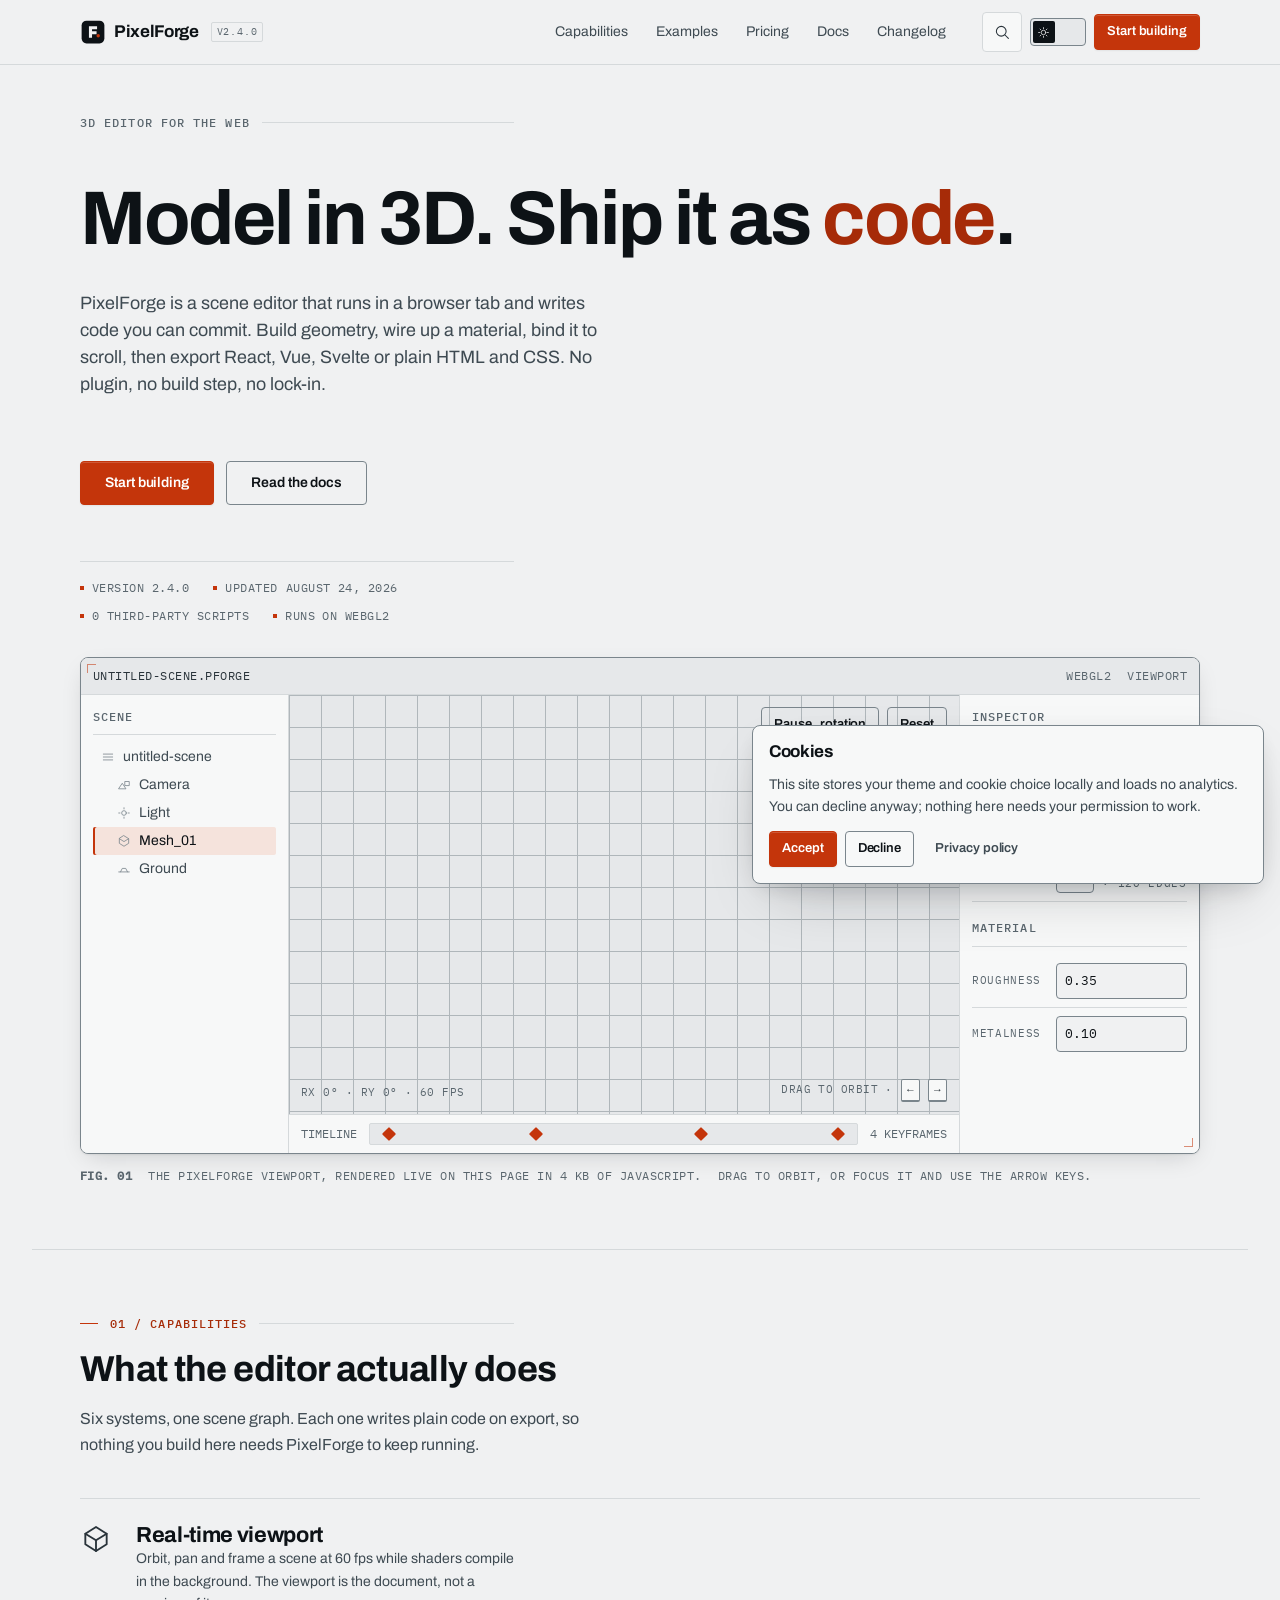
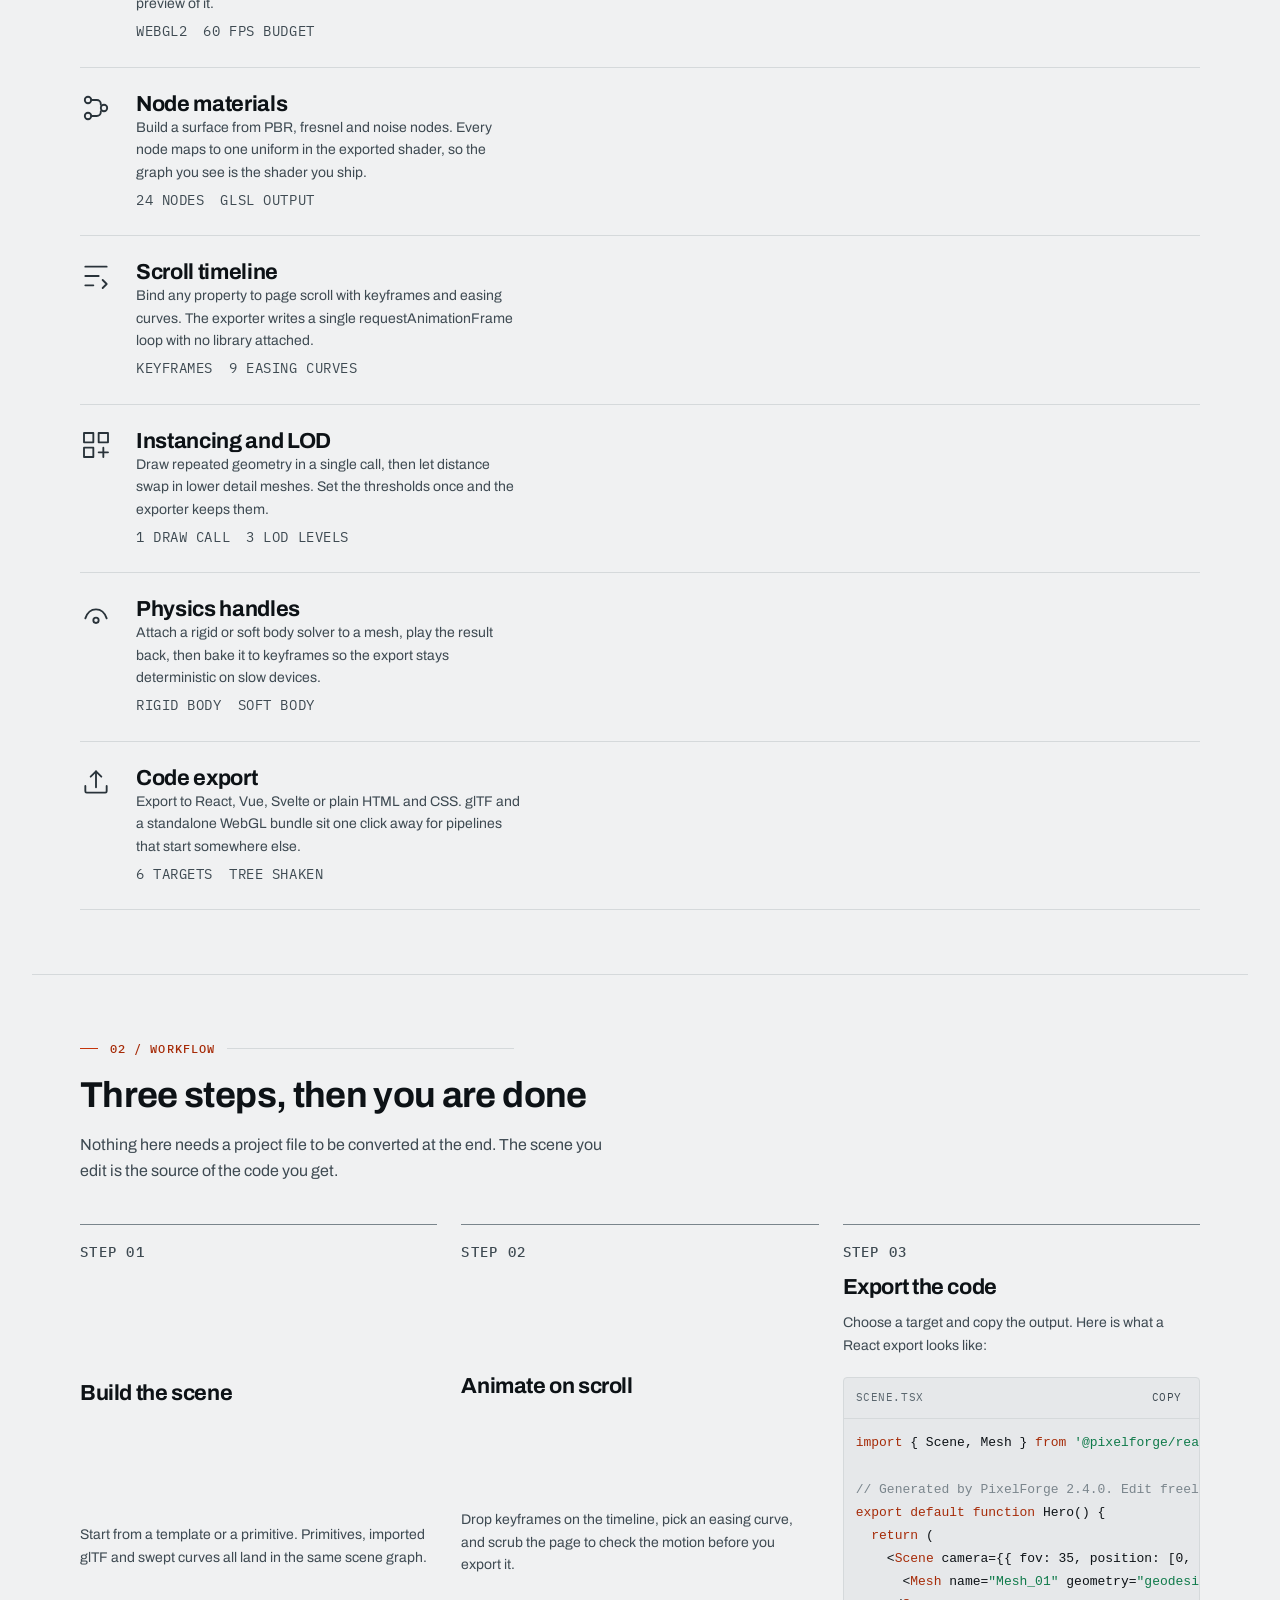
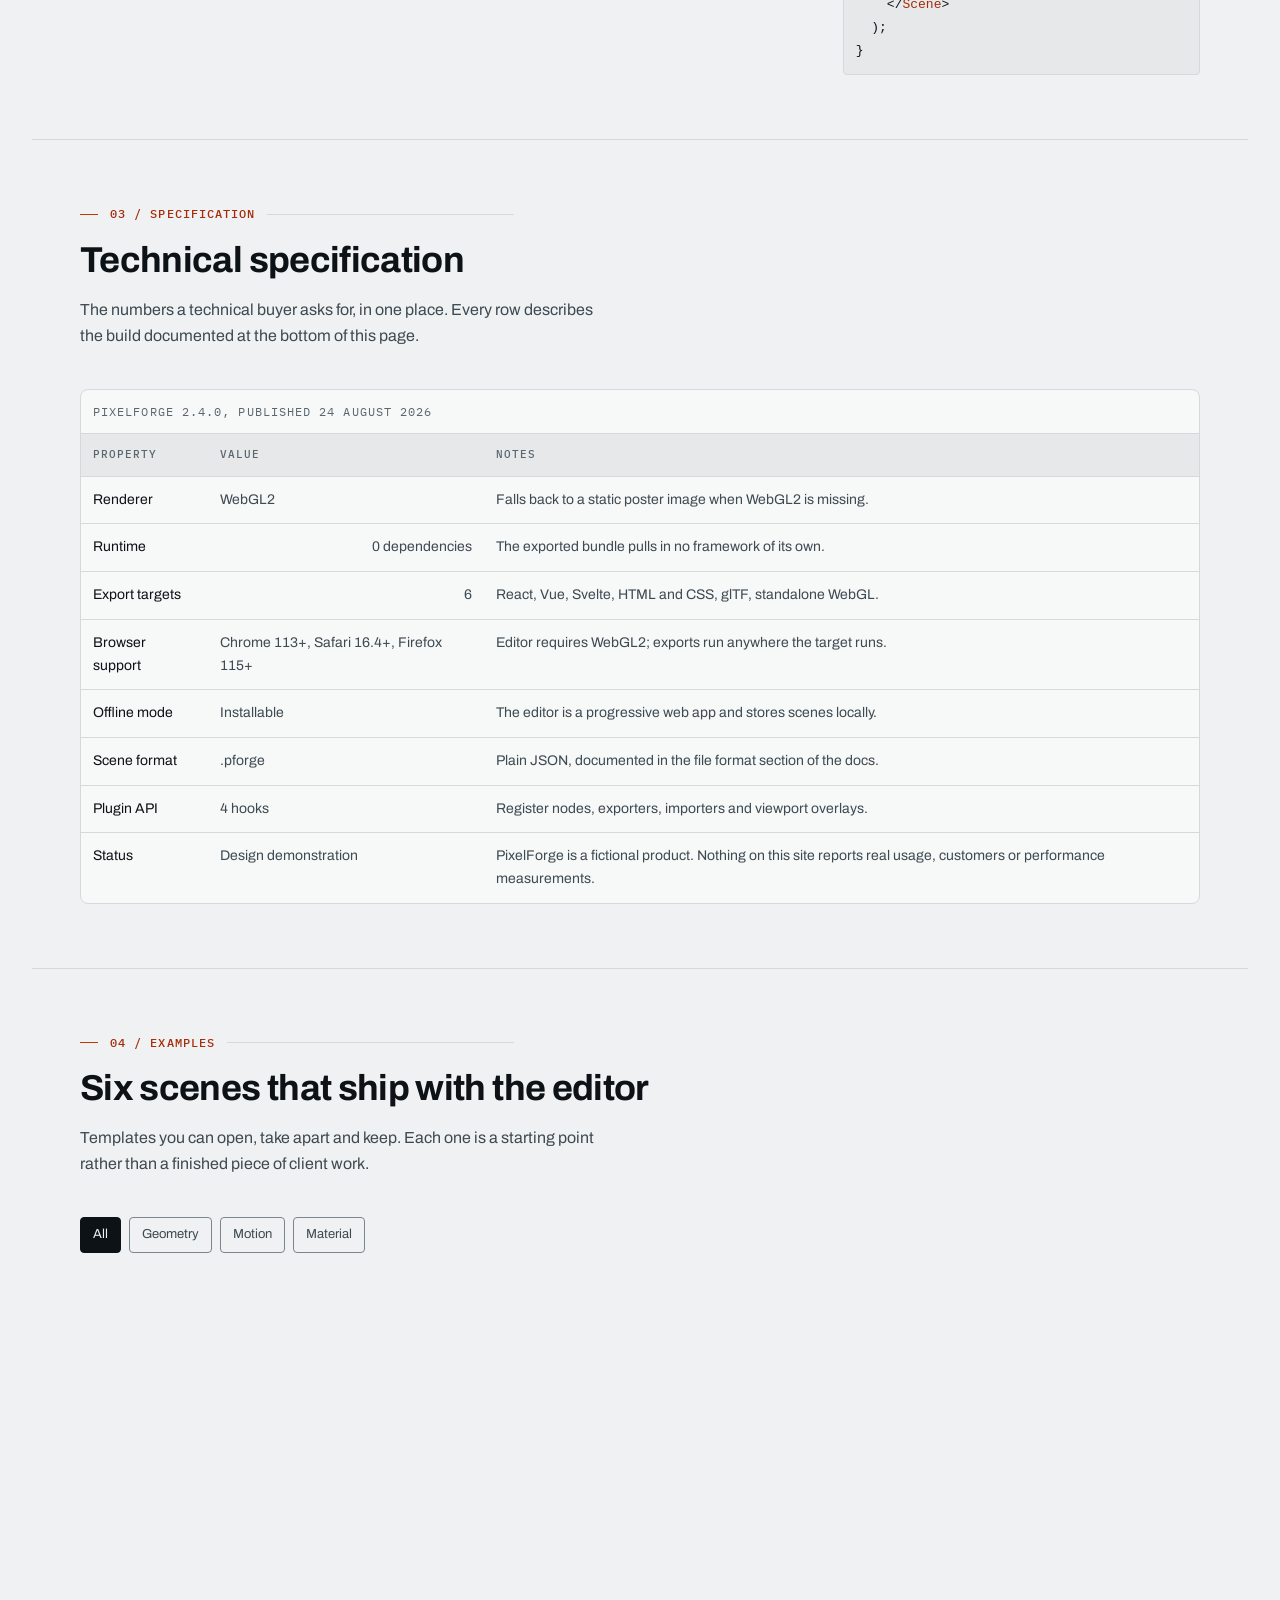
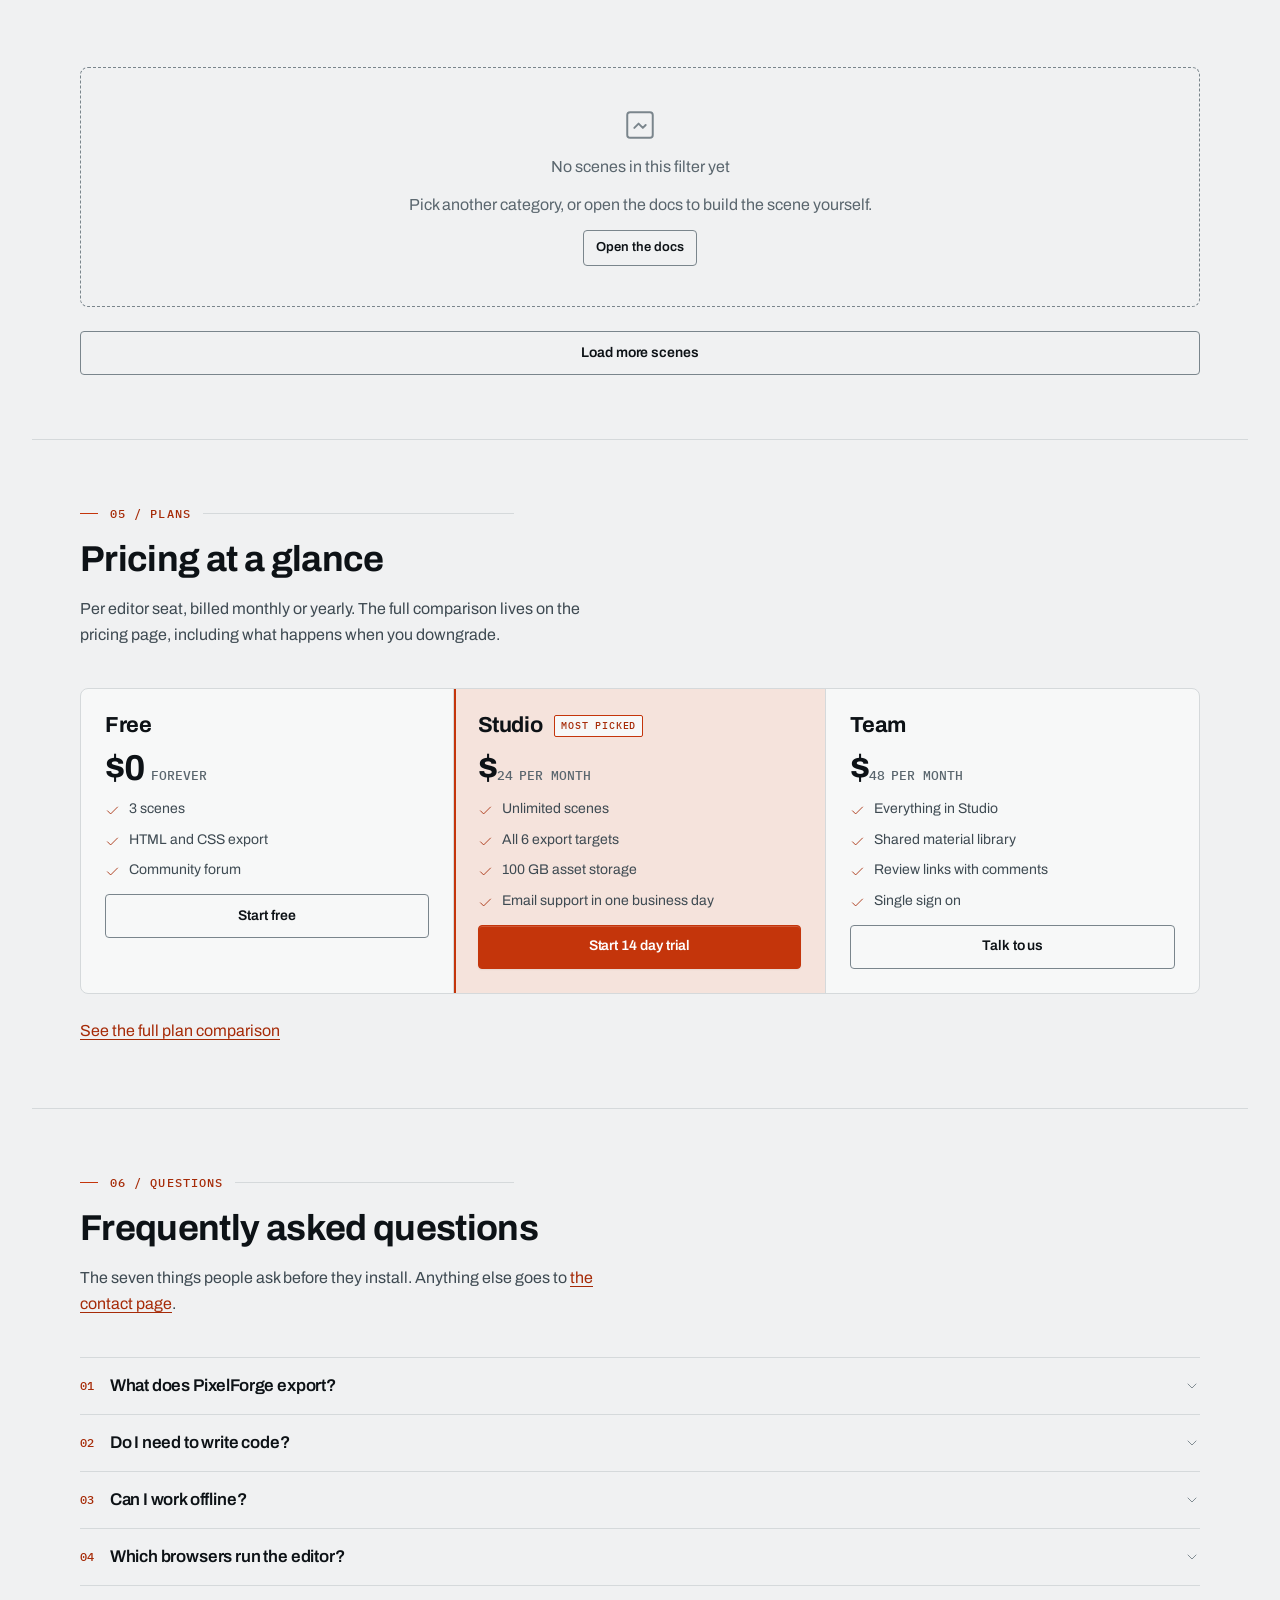
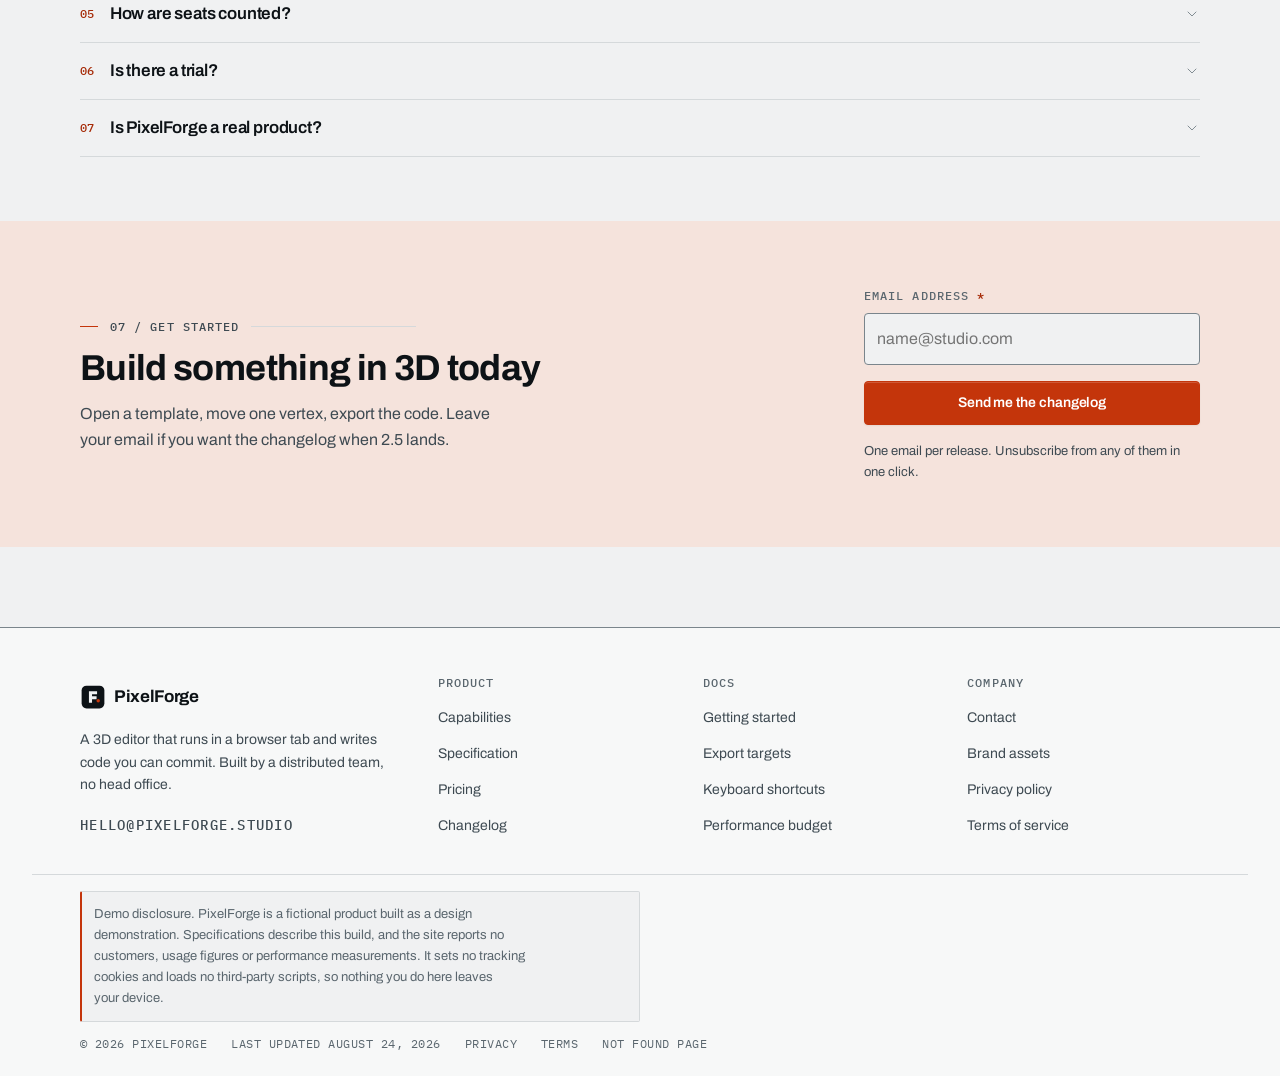
<file: index.html>
<!DOCTYPE html>
<html lang="en" data-theme="light">
  <head>
    <meta charset="utf-8" />
    <meta name="viewport" content="width=device-width, initial-scale=1" />
    <title>PixelForge: a browser 3D editor that exports code</title>
    <meta
      name="description"
      content="PixelForge is a 3D editor that runs in the browser and exports React, Vue, Svelte or plain HTML and CSS. Live viewport, node materials, scroll timeline, no build step."
    />
    <link rel="canonical" href="https://pixelforge-editor.netlify.app/" />
    <meta name="robots" content="index, follow, max-image-preview:large" />
    <meta name="theme-color" content="#f0f1f2" />
    <meta name="color-scheme" content="light dark" />

    <meta property="og:type" content="website" />
    <meta property="og:url" content="https://pixelforge-editor.netlify.app/" />
    <meta property="og:title" content="PixelForge: a browser 3D editor that exports code" />
    <meta
      property="og:description"
      content="Model in the browser, then export React, Vue, Svelte or plain HTML and CSS. Live viewport, node materials, scroll timeline."
    />
    <meta property="og:image" content="https://pixelforge-editor.netlify.app/media/og-image.png" />
    <meta property="og:image:width" content="1200" />
    <meta property="og:image:height" content="630" />
    <meta property="og:image:alt" content="PixelForge wordmark beside a wireframe sphere on a light graphite background." />
    <meta property="og:site_name" content="PixelForge" />
    <meta name="twitter:card" content="summary_large_image" />
    <meta name="twitter:title" content="PixelForge: a browser 3D editor that exports code" />
    <meta
      name="twitter:description"
      content="Model in the browser, then export React, Vue, Svelte or plain HTML and CSS."
    />
    <meta name="twitter:image" content="https://pixelforge-editor.netlify.app/media/og-image.png" />

    <link rel="icon" href="media/favicon.svg" type="image/svg+xml" />
    <link rel="icon" href="media/favicon-32.png" sizes="32x32" />
    <link rel="apple-touch-icon" href="media/apple-touch-icon.png" />
    <link rel="manifest" href="manifest.webmanifest" />

    <link
      rel="preload"
      href="fonts/archivo-latin-wght-normal.woff2"
      as="font"
      type="font/woff2"
      crossorigin
    />
    <link
      rel="preload"
      href="fonts/ibm-plex-mono-latin-400-normal.woff2"
      as="font"
      type="font/woff2"
      crossorigin
    />
    <link rel="stylesheet" href="styles/site.css" />
    <script src="scripts/theme.js"></script>
    <script src="scripts/site.js" defer></script>
    <script src="scripts/viewport.js" defer></script>

    <script type="application/ld+json">
      {
        "@context": "https://schema.org",
        "@graph": [
          {
            "@type": "Organization",
            "@id": "https://pixelforge-editor.netlify.app/#org",
            "name": "PixelForge",
            "url": "https://pixelforge-editor.netlify.app/",
            "email": "hello@pixelforge.studio",
            "description": "Maker of a browser based 3D editor that exports web code."
          },
          {
            "@type": "SoftwareApplication",
            "name": "PixelForge",
            "applicationCategory": "DesignApplication",
            "operatingSystem": "Web browser",
            "url": "https://pixelforge-editor.netlify.app/",
            "softwareVersion": "2.4.0",
            "publisher": { "@id": "https://pixelforge-editor.netlify.app/#org" },
            "offers": [
              {
                "@type": "Offer",
                "name": "Free",
                "price": "0",
                "priceCurrency": "USD"
              },
              {
                "@type": "Offer",
                "name": "Studio",
                "price": "24",
                "priceCurrency": "USD"
              },
              {
                "@type": "Offer",
                "name": "Team",
                "price": "48",
                "priceCurrency": "USD"
              }
            ]
          },
          {
            "@type": "FAQPage",
            "mainEntity": [
              {
                "@type": "Question",
                "name": "What does PixelForge export?",
                "acceptedAnswer": {
                  "@type": "Answer",
                  "text": "React, Vue, Svelte and plain HTML with CSS, plus glTF and a standalone WebGL bundle."
                }
              },
              {
                "@type": "Question",
                "name": "Do I need to write code to use PixelForge?",
                "acceptedAnswer": {
                  "@type": "Answer",
                  "text": "No. Scenes are built in the visual editor. Developers can open the generated source at any point and keep working by hand."
                }
              },
              {
                "@type": "Question",
                "name": "Which browsers run the editor?",
                "acceptedAnswer": {
                  "@type": "Answer",
                  "text": "Chrome and Edge 113 or newer, Safari 16.4 or newer and Firefox 115 or newer, because the viewport needs WebGL2."
                }
              }
            ]
          }
        ]
      }
    </script>
  </head>

  <body>
    <a class="visually-hidden" href="#main">Skip to content</a>

    <div class="progress" aria-hidden="true"><div class="progress__bar"></div></div>

    <header class="masthead">
      <div class="container header-inner">
        <a class="brand" href="index.html" aria-label="PixelForge, home">
          <picture>
            <source srcset="media/logo-mark-dark.svg" media="(prefers-color-scheme: dark)" />
            <img class="brand__mark" src="media/logo-mark.svg" alt="" width="26" height="26" decoding="async" />
          </picture>
          <span class="brand__word">PixelForge</span>
          <span class="brand__badge" translate="no">v2.4.0</span>
        </a>

        <nav class="nav" aria-label="Main">
          <a class="nav__link" href="index.html#capabilities">Capabilities</a>
          <a class="nav__link" href="index.html#examples">Examples</a>
          <a class="nav__link" href="pricing.html">Pricing</a>
          <a class="nav__link" href="docs.html">Docs</a>
          <a class="nav__link" href="changelog.html">Changelog</a>
        </nav>

        <div class="header-actions">
          <button class="icon-btn" type="button" data-search-open aria-label="Search this site">
            <span class="i i--search" aria-hidden="true"></span>
          </button>

          <button class="theme-toggle" type="button" data-theme-toggle aria-pressed="false">
            <span class="theme-toggle__thumb" aria-hidden="true">
              <span class="i i--sun" aria-hidden="true"></span>
            </span>
            <span class="visually-hidden">Theme: <span data-theme-label>Light</span></span>
          </button>

          <a class="btn btn--primary btn--sm" href="contact.html" data-append-utm>Start building</a>

          <button
            class="nav-toggle"
            type="button"
            data-nav-toggle
            aria-expanded="false"
            aria-controls="mobile-nav"
          >
            <span class="i i--menu" aria-hidden="true"></span>
            Menu
          </button>
        </div>
      </div>
    </header>

    <div class="mobile-nav" id="mobile-nav" hidden>
      <nav aria-label="Mobile">
        <a href="index.html#capabilities">Capabilities</a>
        <a href="index.html#examples">Examples</a>
        <a href="pricing.html">Pricing</a>
        <a href="docs.html">Docs</a>
        <a href="changelog.html">Changelog</a>
        <a href="contact.html">Contact</a>
      </nav>
      <div class="mobile-actions">
        <a class="btn btn--primary" href="contact.html" data-append-utm>Start building</a>
        <button class="btn btn--secondary" type="button" data-search-open>Search this site</button>
      </div>
    </div>

    <main id="main">
      <section class="hero container" aria-labelledby="hero-title">
        <div class="hero__grid">
          <p class="overline">3D editor for the web</p>
          <h1 id="hero-title">Model in 3D. Ship it as <em>code</em>.</h1>
          <p class="deck">
            PixelForge is a scene editor that runs in a browser tab and writes code you can
            commit. Build geometry, wire up a material, bind it to scroll, then export React,
            Vue, Svelte or plain HTML and CSS. No plugin, no build step, no lock-in.
          </p>
          <div class="hero__actions">
            <a class="btn btn--primary" href="contact.html" data-append-utm>Start building</a>
            <a class="btn btn--secondary" href="docs.html">Read the docs</a>
          </div>
          <p class="hero__meta">
            <span>Version 2.4.0</span>
            <span>Updated <time data-date datetime="2026-08-24">24 August 2026</time></span>
            <span translate="no">0 third-party scripts</span>
            <span>Runs on WebGL2</span>
          </p>
        </div>
      </section>

      <section class="container pb-9" aria-label="Editor preview">
        <figure>
          <div class="frame">
            <div class="frame__bar">
              <span class="frame__title" translate="no">untitled-scene.pforge</span>
              <span class="frame__spacer"></span>
              <span>WebGL2</span>
              <span>Viewport</span>
            </div>

            <div class="app">
              <div class="panel-left">
                <p class="panel-title">Scene</p>
                <ul class="tree" role="list">
                  <li>
                    <span class="i glyph i--scene" aria-hidden="true"></span>
                    untitled-scene
                  </li>
                  <li class="tree__indent">
                    <span class="i glyph i--camera" aria-hidden="true"></span>
                    Camera
                  </li>
                  <li class="tree__indent">
                    <span class="i glyph i--light" aria-hidden="true"></span>
                    Light
                  </li>
                  <li class="tree__indent" aria-selected="true">
                    <span class="i glyph i--mesh" aria-hidden="true"></span>
                    Mesh_01
                  </li>
                  <li class="tree__indent">
                    <span class="i glyph i--ground" aria-hidden="true"></span>
                    Ground
                  </li>
                </ul>
              </div>

              <div class="panel-center">
                <div class="viewport" data-main-viewport>
                  <canvas data-main-canvas aria-hidden="true"></canvas>
                  <div class="viewport__grid" aria-hidden="true"></div>
                  <div class="viewport__hud">
                    <p class="viewport__readout" data-viewport-readout>rx 0° · ry 0° · 60 fps</p>
                    <p class="viewport__hint">Drag to orbit · <span class="kbd">←</span> <span class="kbd">→</span></p>
                  </div>
                  <div class="viewport__controls">
                    <button class="btn btn--secondary btn--sm" type="button" data-viewport-pause>
                      <span data-pause-label>Pause</span> rotation
                    </button>
                    <button class="btn btn--secondary btn--sm" type="button" data-reset-scene>Reset</button>
                  </div>
                </div>
                <div class="timeline">
                  <span>Timeline</span>
                  <span class="timeline__track" aria-hidden="true">
                    <i class="timeline__key" style="left: 4%"></i>
                    <i class="timeline__key" style="left: 34%"></i>
                    <i class="timeline__key" style="left: 68%"></i>
                    <i class="timeline__key" style="left: 96%"></i>
                  </span>
                  <span>4 keyframes</span>
                </div>
              </div>

              <div class="panel-right">
                <p class="panel-title">Inspector</p>
                <div class="field-row">
                  <span class="field-row__label">Position</span>
                  <div class="axis-inputs">
                    <label class="visually-hidden" for="pos-x">Position X</label>
                    <input class="input num" id="pos-x" type="number" step="0.1" value="0.00" data-transform="tx" />
                    <label class="visually-hidden" for="pos-y">Position Y</label>
                    <input class="input num" id="pos-y" type="number" step="0.1" value="0.00" data-transform="ty" />
                    <label class="visually-hidden" for="pos-z">Position Z</label>
                    <input class="input num" id="pos-z" type="number" step="0.1" value="0.00" data-transform="tz" />
                  </div>
                </div>
                <div class="field-row">
                  <span class="field-row__label">Rotation</span>
                  <div class="axis-inputs">
                    <label class="visually-hidden" for="rot-x">Rotation X in degrees</label>
                    <input class="input num" id="rot-x" type="number" step="5" value="-29" data-transform="rx" />
                    <label class="visually-hidden" for="rot-y">Rotation Y in degrees</label>
                    <input class="input num" id="rot-y" type="number" step="5" value="34" data-transform="ry" />
                    <label class="visually-hidden" for="rot-z">Rotation Z in degrees</label>
                    <input class="input num" id="rot-z" type="number" step="5" value="0" data-transform="rz" />
                  </div>
                </div>
                <div class="field-row">
                  <span class="field-row__label">Scale</span>
                  <div class="axis-inputs">
                    <label class="visually-hidden" for="scale-u">Uniform scale</label>
                    <input class="input num" id="scale-u" type="number" step="0.05" min="0.2" max="3" value="1.00" data-transform="scale" />
                    <span class="field-row__label" style="grid-column: span 2">42 vertices · 120 edges</span>
                  </div>
                </div>
                <p class="panel-title mt-4">Material</p>
                <div class="field-row">
                  <span class="field-row__label">Roughness</span>
                  <span class="input num" style="display: flex; align-items: center">0.35</span>
                </div>
                <div class="field-row">
                  <span class="field-row__label">Metalness</span>
                  <span class="input num" style="display: flex; align-items: center">0.10</span>
                </div>
              </div>
            </div>
          </div>
          <figcaption>
            <b>Fig. 01</b>
            <span>The PixelForge viewport, rendered live on this page in 4 KB of JavaScript.</span>
            <span>Drag to orbit, or focus it and use the arrow keys.</span>
          </figcaption>
        </figure>
      </section>

      <section class="section container" id="capabilities" aria-labelledby="capabilities-title">
        <div class="section__head">
          <p class="section-index">01 / Capabilities</p>
          <h2 id="capabilities-title">What the editor actually does</h2>
          <p class="section__intro">
            Six systems, one scene graph. Each one writes plain code on export, so nothing you
            build here needs PixelForge to keep running.
          </p>
        </div>

        <div class="capabilities">
          <article class="capability">
            <span class="i capability__mark i--viewport" aria-hidden="true"></span>
            <div class="capability__body">
              <p class="capability__index">01</p>
              <h3>Real-time viewport</h3>
              <p>
                Orbit, pan and frame a scene at 60 fps while shaders compile in the background.
                The viewport is the document, not a preview of it.
              </p>
              <p class="capability__spec"><span>WebGL2</span><span>60 fps budget</span></p>
            </div>
          </article>

          <article class="capability">
            <span class="i capability__mark i--nodes" aria-hidden="true"></span>
            <div class="capability__body">
              <p class="capability__index">02</p>
              <h3>Node materials</h3>
              <p>
                Build a surface from PBR, fresnel and noise nodes. Every node maps to one uniform
                in the exported shader, so the graph you see is the shader you ship.
              </p>
              <p class="capability__spec"><span>24 nodes</span><span>GLSL output</span></p>
            </div>
          </article>

          <article class="capability">
            <span class="i capability__mark i--timeline" aria-hidden="true"></span>
            <div class="capability__body">
              <p class="capability__index">03</p>
              <h3>Scroll timeline</h3>
              <p>
                Bind any property to page scroll with keyframes and easing curves. The exporter
                writes a single requestAnimationFrame loop with no library attached.
              </p>
              <p class="capability__spec"><span>Keyframes</span><span>9 easing curves</span></p>
            </div>
          </article>

          <article class="capability">
            <span class="i capability__mark i--instancing" aria-hidden="true"></span>
            <div class="capability__body">
              <p class="capability__index">04</p>
              <h3>Instancing and LOD</h3>
              <p>
                Draw repeated geometry in a single call, then let distance swap in lower detail
                meshes. Set the thresholds once and the exporter keeps them.
              </p>
              <p class="capability__spec"><span>1 draw call</span><span>3 LOD levels</span></p>
            </div>
          </article>

          <article class="capability">
            <span class="i capability__mark i--physics" aria-hidden="true"></span>
            <div class="capability__body">
              <p class="capability__index">05</p>
              <h3>Physics handles</h3>
              <p>
                Attach a rigid or soft body solver to a mesh, play the result back, then bake it
                to keyframes so the export stays deterministic on slow devices.
              </p>
              <p class="capability__spec"><span>Rigid body</span><span>Soft body</span></p>
            </div>
          </article>

          <article class="capability">
            <span class="i capability__mark i--export" aria-hidden="true"></span>
            <div class="capability__body">
              <p class="capability__index">06</p>
              <h3>Code export</h3>
              <p>
                Export to React, Vue, Svelte or plain HTML and CSS. glTF and a standalone WebGL
                bundle sit one click away for pipelines that start somewhere else.
              </p>
              <p class="capability__spec"><span>6 targets</span><span>Tree shaken</span></p>
            </div>
          </article>
        </div>
      </section>

      <section class="section container" id="workflow" aria-labelledby="workflow-title">
        <div class="section__head">
          <p class="section-index">02 / Workflow</p>
          <h2 id="workflow-title">Three steps, then you are done</h2>
          <p class="section__intro">
            Nothing here needs a project file to be converted at the end. The scene you edit is
            the source of the code you get.
          </p>
        </div>

        <div class="steps">
          <article class="step">
            <p class="step__no">Step 01</p>
            <h3>Build the scene</h3>
            <p>
              Start from a template or a primitive. Primitives, imported glTF and swept curves
              all land in the same scene graph.
            </p>
          </article>
          <article class="step">
            <p class="step__no">Step 02</p>
            <h3>Animate on scroll</h3>
            <p>
              Drop keyframes on the timeline, pick an easing curve, and scrub the page to check
              the motion before you export it.
            </p>
          </article>
          <article class="step">
            <p class="step__no">Step 03</p>
            <h3>Export the code</h3>
            <p>Choose a target and copy the output. Here is what a React export looks like:</p>
            <div class="code step__code">
              <div class="code__bar">
                <span translate="no">Scene.tsx</span>
                <button type="button" data-copy="#snippet-scene" data-label="Copy">Copy</button>
              </div>
              <pre id="snippet-scene"><code><span class="tok-key">import</span> { Scene, Mesh } <span class="tok-key">from</span> <span class="tok-str">'@pixelforge/react'</span>;

<span class="tok-com">// Generated by PixelForge 2.4.0. Edit freely.</span>
<span class="tok-key">export default function</span> Hero() {
  <span class="tok-key">return</span> (
    &lt;<span class="tok-key">Scene</span> camera={{ fov: 35, position: [0, 1.2, 4] }}&gt;
      &lt;<span class="tok-key">Mesh</span> name=<span class="tok-str">"Mesh_01"</span> geometry=<span class="tok-str">"geodesic"</span> /&gt;
    &lt;/<span class="tok-key">Scene</span>&gt;
  );
}</code></pre>
            </div>
          </article>
        </div>
      </section>

      <section class="section container" id="spec" aria-labelledby="spec-title">
        <div class="section__head">
          <p class="section-index">03 / Specification</p>
          <h2 id="spec-title">Technical specification</h2>
          <p class="section__intro">
            The numbers a technical buyer asks for, in one place. Every row describes the build
            documented at the bottom of this page.
          </p>
        </div>

        <div class="table-wrap">
          <div class="table-scroll">
            <table class="data">
              <caption>PixelForge 2.4.0, published 24 August 2026</caption>
              <thead>
                <tr>
                  <th scope="col">Property</th>
                  <th scope="col">Value</th>
                  <th scope="col">Notes</th>
                </tr>
              </thead>
              <tbody>
                <tr>
                  <th scope="row">Renderer</th>
                  <td>WebGL2</td>
                  <td>Falls back to a static poster image when WebGL2 is missing.</td>
                </tr>
                <tr>
                  <th scope="row">Runtime</th>
                  <td class="num-col">0 dependencies</td>
                  <td>The exported bundle pulls in no framework of its own.</td>
                </tr>
                <tr>
                  <th scope="row">Export targets</th>
                  <td class="num-col">6</td>
                  <td>React, Vue, Svelte, HTML and CSS, glTF, standalone WebGL.</td>
                </tr>
                <tr>
                  <th scope="row">Browser support</th>
                  <td>Chrome 113+, Safari 16.4+, Firefox 115+</td>
                  <td>Editor requires WebGL2; exports run anywhere the target runs.</td>
                </tr>
                <tr>
                  <th scope="row">Offline mode</th>
                  <td>Installable</td>
                  <td>The editor is a progressive web app and stores scenes locally.</td>
                </tr>
                <tr>
                  <th scope="row">Scene format</th>
                  <td translate="no">.pforge</td>
                  <td>Plain JSON, documented in the file format section of the docs.</td>
                </tr>
                <tr>
                  <th scope="row">Plugin API</th>
                  <td>4 hooks</td>
                  <td>Register nodes, exporters, importers and viewport overlays.</td>
                </tr>
                <tr>
                  <th scope="row">Status</th>
                  <td>Design demonstration</td>
                  <td>
                    PixelForge is a fictional product. Nothing on this site reports real usage,
                    customers or performance measurements.
                  </td>
                </tr>
              </tbody>
            </table>
          </div>
        </div>
      </section>

      <section class="section container" id="examples" aria-labelledby="examples-title">
        <div class="section__head">
          <p class="section-index">04 / Examples</p>
          <h2 id="examples-title">Six scenes that ship with the editor</h2>
          <p class="section__intro">
            Templates you can open, take apart and keep. Each one is a starting point rather than
            a finished piece of client work.
          </p>
        </div>

        <div class="gallery" data-gallery>
          <div class="gallery__filters" role="group" aria-label="Filter example scenes">
            <button class="chip" type="button" data-filter="all" aria-pressed="true">All</button>
            <button class="chip" type="button" data-filter="geometry" aria-pressed="false">Geometry</button>
            <button class="chip" type="button" data-filter="motion" aria-pressed="false">Motion</button>
            <button class="chip" type="button" data-filter="material" aria-pressed="false">Material</button>
          </div>

          <div class="gallery__grid" data-gallery-grid>
            <article class="scene" data-scene="geometry">
              <div class="scene__frame">
                <canvas data-scene-thumb="geodesic" aria-hidden="true"></canvas>
              </div>
              <h3>Geodesic study</h3>
              <p class="scene__desc">
                A subdivided icosahedron with depth-cued edges. The default scene when you open
                the editor for the first time.
              </p>
              <p class="scene__meta"><span>Template</span><span translate="no">42 vertices</span><span>6 nodes</span></p>
            </article>

            <article class="scene" data-scene="geometry">
              <div class="scene__frame">
                <canvas data-scene-thumb="torus" aria-hidden="true"></canvas>
              </div>
              <h3>Torus field</h3>
              <p class="scene__desc">
                Two hundred instanced rings in a single draw call, with LOD swapping below 40 per
                cent screen height.
              </p>
              <p class="scene__meta"><span>Template</span><span translate="no">1 draw call</span><span>11 nodes</span></p>
            </article>

            <article class="scene" data-scene="geometry">
              <div class="scene__frame">
                <canvas data-scene-thumb="lattice" aria-hidden="true"></canvas>
              </div>
              <h3>Lattice grid</h3>
              <p class="scene__desc">
                A three by three by three lattice used to demonstrate instance placement and
                per-instance colour.
              </p>
              <p class="scene__meta"><span>Template</span><span translate="no">27 points</span><span>4 nodes</span></p>
            </article>

            <article class="scene" data-scene="motion">
              <div class="scene__frame">
                <canvas data-scene-thumb="helix" aria-hidden="true"></canvas>
              </div>
              <h3>Helix scroll</h3>
              <p class="scene__desc">
                Rotation bound to page scroll across four keyframes, with a spring curve on the
                final 20 per cent.
              </p>
              <p class="scene__meta"><span>Template</span><span translate="no">4 keyframes</span><span>8 nodes</span></p>
            </article>

            <article class="scene" data-scene="motion">
              <div class="scene__frame">
                <canvas data-scene-thumb="torus" aria-hidden="true"></canvas>
              </div>
              <h3>Orbit drift</h3>
              <p class="scene__desc">
                A slow camera orbit baked to keyframes, the starting point for most hero
                sections built in the editor.
              </p>
              <p class="scene__meta"><span>Template</span><span translate="no">2 keyframes</span><span>3 nodes</span></p>
            </article>

            <article class="scene" data-scene="material">
              <div class="scene__frame">
                <canvas data-scene-thumb="lattice" aria-hidden="true"></canvas>
              </div>
              <h3>Fresnel shell</h3>
              <p class="scene__desc">
                A fresnel node driving opacity against a noise node, the shortest path to a glass
                look without a texture.
              </p>
              <p class="scene__meta"><span>Template</span><span translate="no">5 nodes</span><span>No textures</span></p>
            </article>
          </div>

          <div class="empty-state" data-gallery-empty hidden>
            <span class="i i--empty" aria-hidden="true"></span>
            <strong>No scenes in this filter yet</strong>
            <p>Pick another category, or open the docs to build the scene yourself.</p>
            <a class="btn btn--secondary btn--sm" href="docs.html">Open the docs</a>
          </div>

          <button class="btn btn--secondary" type="button" data-load-more>Load more scenes</button>
        </div>
      </section>

      <section class="section container" id="plans" aria-labelledby="plans-title">
        <div class="section__head">
          <p class="section-index">05 / Plans</p>
          <h2 id="plans-title">Pricing at a glance</h2>
          <p class="section__intro">
            Per editor seat, billed monthly or yearly. The full comparison lives on the pricing
            page, including what happens when you downgrade.
          </p>
        </div>

        <div class="plans">
          <article class="plan">
            <div class="plan__name"><h3>Free</h3></div>
            <p class="plan__price num">$0 <span>forever</span></p>
            <ul class="plan__list" role="list">
              <li>
                <span class="i i--check" aria-hidden="true"></span>
                3 scenes
              </li>
              <li>
                <span class="i i--check" aria-hidden="true"></span>
                HTML and CSS export
              </li>
              <li>
                <span class="i i--check" aria-hidden="true"></span>
                Community forum
              </li>
            </ul>
            <a class="btn btn--secondary" href="contact.html">Start free</a>
          </article>

          <article class="plan plan--featured">
            <div class="plan__name"><h3>Studio</h3><span class="badge">Most picked</span></div>
            <p class="plan__price num">
              $<span data-monthly="24" data-yearly="19">24</span>
              <span data-cycle-label>per month</span>
            </p>
            <ul class="plan__list" role="list">
              <li>
                <span class="i i--check" aria-hidden="true"></span>
                Unlimited scenes
              </li>
              <li>
                <span class="i i--check" aria-hidden="true"></span>
                All 6 export targets
              </li>
              <li>
                <span class="i i--check" aria-hidden="true"></span>
                100 GB asset storage
              </li>
              <li>
                <span class="i i--check" aria-hidden="true"></span>
                Email support in one business day
              </li>
            </ul>
            <a class="btn btn--primary" href="contact.html" data-append-utm>Start 14 day trial</a>
          </article>

          <article class="plan">
            <div class="plan__name"><h3>Team</h3></div>
            <p class="plan__price num">
              $<span data-monthly="48" data-yearly="38">48</span>
              <span data-cycle-label>per month</span>
            </p>
            <ul class="plan__list" role="list">
              <li>
                <span class="i i--check" aria-hidden="true"></span>
                Everything in Studio
              </li>
              <li>
                <span class="i i--check" aria-hidden="true"></span>
                Shared material library
              </li>
              <li>
                <span class="i i--check" aria-hidden="true"></span>
                Review links with comments
              </li>
              <li>
                <span class="i i--check" aria-hidden="true"></span>
                Single sign on
              </li>
            </ul>
            <a class="btn btn--secondary" href="contact.html">Talk to us</a>
          </article>
        </div>

        <p class="mt-5">
          <a href="pricing.html">See the full plan comparison</a>
        </p>
      </section>

      <section class="section container" id="faq" aria-labelledby="faq-title">
        <div class="section__head">
          <p class="section-index">06 / Questions</p>
          <h2 id="faq-title">Frequently asked questions</h2>
          <p class="section__intro">
            The seven things people ask before they install. Anything else goes to
            <a href="contact.html">the contact page</a>.
          </p>
        </div>

        <div class="faq">
          <div class="faq__item" data-faq-item="export">
            <h3>
              <button class="faq__q" type="button" id="faq-btn-export">
                <span class="faq__no">01</span>
                What does PixelForge export?
                <span class="i faq__chev i--chevron" aria-hidden="true"></span>
              </button>
            </h3>
            <div class="faq__a">
              <div>
                <p>
                  React, Vue, Svelte and plain HTML with CSS, plus glTF and a standalone WebGL
                  bundle. The framework exports emit a component you own, not a wrapper around a
                  runtime you have to keep.
                </p>
              </div>
            </div>
          </div>

          <div class="faq__item" data-faq-item="coding">
            <h3>
              <button class="faq__q" type="button" id="faq-btn-coding">
                <span class="faq__no">02</span>
                Do I need to write code?
                <span class="i faq__chev i--chevron" aria-hidden="true"></span>
              </button>
            </h3>
            <div class="faq__a">
              <div>
                <p>
                  No. Geometry, materials and timing are all edited visually. Developers can open
                  the generated source at any point, edit it by hand and never return to the
                  editor.
                </p>
              </div>
            </div>
          </div>

          <div class="faq__item" data-faq-item="offline">
            <h3>
              <button class="faq__q" type="button" id="faq-btn-offline">
                <span class="faq__no">03</span>
                Can I work offline?
                <span class="i faq__chev i--chevron" aria-hidden="true"></span>
              </button>
            </h3>
            <div class="faq__a">
              <div>
                <p>
                  Yes. Install the editor as a progressive web app and it keeps scenes in local
                  storage, so a train tunnel costs you nothing. Asset sync resumes when you are
                  back online.
                </p>
              </div>
            </div>
          </div>

          <div class="faq__item" data-faq-item="browsers">
            <h3>
              <button class="faq__q" type="button" id="faq-btn-browsers">
                <span class="faq__no">04</span>
                Which browsers run the editor?
                <span class="i faq__chev i--chevron" aria-hidden="true"></span>
              </button>
            </h3>
            <div class="faq__a">
              <div>
                <p>
                  Chrome and Edge 113 or newer, Safari 16.4 or newer, and Firefox 115 or newer.
                  The viewport needs WebGL2. Exported code has a wider reach because it only
                  needs what your target framework needs.
                </p>
              </div>
            </div>
          </div>

          <div class="faq__item" data-faq-item="seats">
            <h3>
              <button class="faq__q" type="button" id="faq-btn-seats">
                <span class="faq__no">05</span>
                How are seats counted?
                <span class="i faq__chev i--chevron" aria-hidden="true"></span>
              </button>
            </h3>
            <div class="faq__a">
              <div>
                <p>
                  One seat per person who opens the editor. Reviewers who only leave comments on
                  a shared link are free, and removing a seat takes effect at the end of the
                  billing period.
                </p>
              </div>
            </div>
          </div>

          <div class="faq__item" data-faq-item="trial">
            <h3>
              <button class="faq__q" type="button" id="faq-btn-trial">
                <span class="faq__no">06</span>
                Is there a trial?
                <span class="i faq__chev i--chevron" aria-hidden="true"></span>
              </button>
            </h3>
            <div class="faq__a">
              <div>
                <p>
                  The Free plan has no time limit. Studio features open for 14 days without a
                  card, and exports made during a trial stay yours after it ends.
                </p>
              </div>
            </div>
          </div>

          <div class="faq__item" data-faq-item="demo">
            <h3>
              <button class="faq__q" type="button" id="faq-btn-demo">
                <span class="faq__no">07</span>
                Is PixelForge a real product?
                <span class="i faq__chev i--chevron" aria-hidden="true"></span>
              </button>
            </h3>
            <div class="faq__a">
              <div>
                <p>
                  No, and that is deliberate. PixelForge is a design demonstration. The
                  specifications on this page describe the demo build, and this site reports no
                  customers, usage figures or performance measurements, because inventing them
                  would be the fastest way to lose your trust.
                </p>
              </div>
            </div>
          </div>
        </div>
      </section>

      <section class="section section--tint" aria-labelledby="cta-title">
        <div class="container cta-band">
          <div>
            <p class="section-index">07 / Get started</p>
            <h2 class="mt-3" id="cta-title">Build something in 3D today</h2>
            <p class="mt-3">
              Open a template, move one vertex, export the code. Leave your email if you want the
              changelog when 2.5 lands.
            </p>
          </div>
          <div style="display: grid; gap: var(--s-3); min-width: min(22rem, 100%)">
            <form class="form" data-form novalidate>
              <div class="field">
                <label for="signup-email">Email address <span class="req" aria-hidden="true">*</span></label>
                <input
                  id="signup-email"
                  name="email"
                  type="email"
                  inputmode="email"
                  autocomplete="email"
                  spellcheck="false"
                  placeholder="name@studio.com"
                  data-validate="email"
                  required
                />
                <p class="field__error" id="signup-email-error"></p>
              </div>
              <div class="honeypot" aria-hidden="true">
                <label for="signup-company">Company</label>
                <input id="signup-company" name="company" type="text" tabindex="-1" data-honeypot autocomplete="off" />
              </div>
              <button class="btn btn--primary" type="submit">Send me the changelog</button>
              <p class="field__hint">
                One email per release. Unsubscribe from any of them in one click.
              </p>
            </form>
            <div class="form-status" data-form-status data-state="idle" tabindex="-1" data-success="You are on the list. Check your inbox for a confirmation link.">
              <span class="i i--check" aria-hidden="true"></span>
              <p data-status-text aria-live="polite"></p>
            </div>
          </div>
        </div>
      </section>
    </main>

    <footer class="site-footer">
      <div class="container footer-grid">
        <div class="footer-brand">
          <a class="brand" href="index.html" aria-label="PixelForge, home">
            <picture>
            <source srcset="media/logo-mark-dark.svg" media="(prefers-color-scheme: dark)" />
            <img class="brand__mark" src="media/logo-mark.svg" alt="" width="26" height="26" decoding="async" />
          </picture>
            <span class="brand__word">PixelForge</span>
          </a>
          <p>
            A 3D editor that runs in a browser tab and writes code you can commit. Built by a
            distributed team, no head office.
          </p>
          <p class="mono">hello@pixelforge.studio</p>
        </div>

        <div class="footer-col">
          <h2>Product</h2>
          <ul role="list">
            <li><a href="index.html#capabilities">Capabilities</a></li>
            <li><a href="index.html#spec">Specification</a></li>
            <li><a href="pricing.html">Pricing</a></li>
            <li><a href="changelog.html">Changelog</a></li>
          </ul>
        </div>

        <div class="footer-col">
          <h2>Docs</h2>
          <ul role="list">
            <li><a href="docs.html">Getting started</a></li>
            <li><a href="docs.html#export">Export targets</a></li>
            <li><a href="docs.html#shortcuts">Keyboard shortcuts</a></li>
            <li><a href="docs.html#performance">Performance budget</a></li>
          </ul>
        </div>

        <div class="footer-col">
          <h2>Company</h2>
          <ul role="list">
            <li><a href="contact.html">Contact</a></li>
            <li><a href="brand.html">Brand assets</a></li>
            <li><a href="privacy.html">Privacy policy</a></li>
            <li><a href="terms.html">Terms of service</a></li>
          </ul>
        </div>
      </div>

      <div class="container footer-note">
        <div class="disclosure">
          <p>
            <strong>Demo disclosure.</strong> PixelForge is a fictional product built as a design
            demonstration. Specifications describe this build, and the site reports no customers,
            usage figures or performance measurements. It sets no tracking cookies and loads no
            third-party scripts, so nothing you do here leaves your device.
          </p>
        </div>
        <div class="footer-bottom">
          <span>© 2026 PixelForge</span>
          <span>Last updated <time data-date datetime="2026-08-24">24 August 2026</time></span>
          <a href="privacy.html">Privacy</a>
          <a href="terms.html">Terms</a>
          <a href="404.html">Not found page</a>
        </div>
      </div>
    </footer>

    <a class="floating-contact" href="contact.html" data-floating-cta data-append-utm>
      Start building
    </a>

    <button class="to-top" type="button" data-to-top aria-label="Back to top">
      <span class="i i--arrow-up" aria-hidden="true"></span>
    </button>

    <div class="cookie" data-cookie hidden role="region" aria-label="Cookie preferences">
      <h2>Cookies</h2>
      <p>
        This site stores your theme and cookie choice locally and loads no analytics. You can
        decline anyway; nothing here needs your permission to work.
      </p>
      <div class="cookie__actions">
        <button class="btn btn--primary btn--sm" type="button" data-cookie-accept>Accept</button>
        <button class="btn btn--secondary btn--sm" type="button" data-cookie-reject>Decline</button>
        <a class="btn btn--quiet btn--sm" href="privacy.html">Privacy policy</a>
      </div>
    </div>

    <div class="toast-region" role="status" aria-live="polite" aria-atomic="false"></div>

    <div class="backdrop" id="search-overlay" hidden>
      <div class="search-panel" role="dialog" aria-modal="true" aria-label="Search this site">
        <div class="search-field">
          <span class="i i--search" aria-hidden="true"></span>
          <label class="visually-hidden" for="search-input">Search this site</label>
          <input
            id="search-input"
            type="search"
            placeholder="Search pages, docs and sections…"
            autocomplete="off"
            spellcheck="false"
          />
          <button class="btn btn--quiet btn--sm" type="button" data-search-close>
            Esc
          </button>
        </div>
        <ul class="search-results" id="search-results" role="list"></ul>
      </div>
    </div>

    <div class="backdrop" id="confirm-overlay" hidden>
      <div class="dialog" role="dialog" aria-modal="true" aria-labelledby="confirm-title">
        <div class="search-field rule-b">
          <h2 class="t-h4" id="confirm-title">Reset the scene?</h2>
        </div>
        <div class="dialog__body">
          <p class="t-muted">
            The camera returns to its default angle and the position fields go back to zero.
            Geometry and materials stay exactly as they are.
          </p>
        </div>
        <div class="dialog__foot">
          <button class="btn btn--secondary" type="button" data-confirm-cancel>Keep my view</button>
          <button class="btn btn--primary" type="button" data-confirm-action>Reset the view</button>
        </div>
      </div>
    </div>
  </body>
</html>
</file>
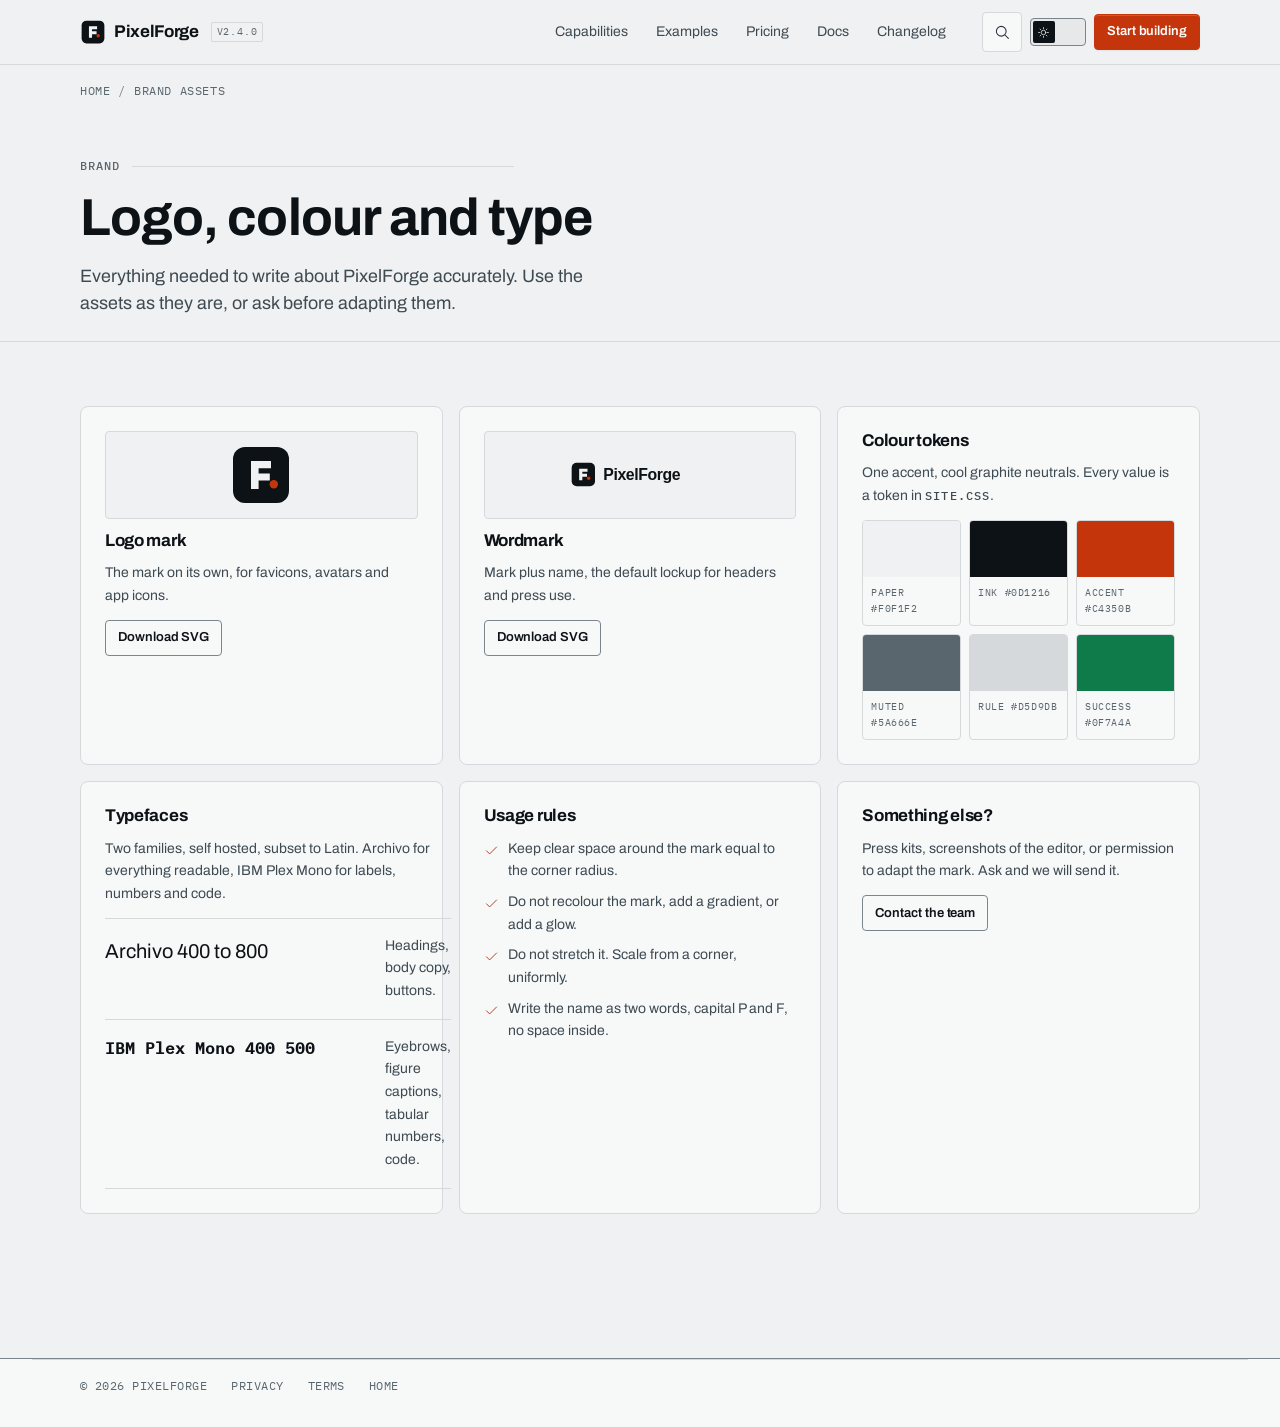
<file: brand.html>
<!DOCTYPE html>
<html lang="en" data-theme="light">
  <head>
    <meta charset="utf-8" />
    <meta name="viewport" content="width=device-width, initial-scale=1" />
    <title>Brand assets · PixelForge</title>
    <meta
      name="description"
      content="The PixelForge logo mark, wordmark, colour tokens and typefaces, with the rules for using them. Right click the logo in the navigation to reach this page."
    />
    <link rel="canonical" href="https://pixelforge-editor.netlify.app/brand.html" />
    <meta name="robots" content="index, follow" />
    <meta name="theme-color" content="#f0f1f2" />
    <meta name="color-scheme" content="light dark" />
    <meta property="og:type" content="website" />
    <meta property="og:url" content="https://pixelforge-editor.netlify.app/brand.html" />
    <meta property="og:title" content="PixelForge brand assets" />
    <meta property="og:description" content="Logo, colour tokens, typefaces and usage rules." />
    <meta property="og:image" content="https://pixelforge-editor.netlify.app/media/og-image.png" />
    <link rel="icon" href="media/favicon.svg" type="image/svg+xml" />
    <link rel="icon" href="media/favicon-32.png" sizes="32x32" />
    <link rel="apple-touch-icon" href="media/apple-touch-icon.png" />
    <link rel="manifest" href="manifest.webmanifest" />
    <link rel="preload" href="fonts/archivo-latin-wght-normal.woff2" as="font" type="font/woff2" crossorigin />
    <link rel="preload" href="fonts/ibm-plex-mono-latin-400-normal.woff2" as="font" type="font/woff2" crossorigin />
    <link rel="stylesheet" href="styles/site.css" />
    <script src="scripts/theme.js"></script>
    <script src="scripts/site.js" defer></script>
  </head>

  <body>
    <a class="visually-hidden" href="#main">Skip to content</a>
    <div class="progress" aria-hidden="true"><div class="progress__bar"></div></div>

    <header class="masthead">
      <div class="container header-inner">
        <a class="brand" href="index.html" aria-label="PixelForge, home">
          <picture>
            <source srcset="media/logo-mark-dark.svg" media="(prefers-color-scheme: dark)" />
            <img class="brand__mark" src="media/logo-mark.svg" alt="" width="26" height="26" decoding="async" />
          </picture>
          <span class="brand__word">PixelForge</span>
          <span class="brand__badge" translate="no">v2.4.0</span>
        </a>
        <nav class="nav" aria-label="Main">
          <a class="nav__link" href="index.html#capabilities">Capabilities</a>
          <a class="nav__link" href="index.html#examples">Examples</a>
          <a class="nav__link" href="pricing.html">Pricing</a>
          <a class="nav__link" href="docs.html">Docs</a>
          <a class="nav__link" href="changelog.html">Changelog</a>
        </nav>
        <div class="header-actions">
          <button class="icon-btn" type="button" data-search-open aria-label="Search this site">
            <span class="i i--search" aria-hidden="true"></span>
          </button>
          <button class="theme-toggle" type="button" data-theme-toggle aria-pressed="false">
            <span class="theme-toggle__thumb" aria-hidden="true">
              <span class="i i--sun" aria-hidden="true"></span>
            </span>
            <span class="visually-hidden">Theme: <span data-theme-label>Light</span></span>
          </button>
          <a class="btn btn--primary btn--sm" href="contact.html" data-append-utm>Start building</a>
          <button class="nav-toggle" type="button" data-nav-toggle aria-expanded="false" aria-controls="mobile-nav">
            <span class="i i--menu" aria-hidden="true"></span>
            Menu
          </button>
        </div>
      </div>
    </header>

    <div class="mobile-nav" id="mobile-nav" hidden>
      <nav aria-label="Mobile">
        <a href="index.html#capabilities">Capabilities</a>
        <a href="index.html#examples">Examples</a>
        <a href="pricing.html">Pricing</a>
        <a href="docs.html">Docs</a>
        <a href="changelog.html">Changelog</a>
        <a href="contact.html">Contact</a>
      </nav>
      <div class="mobile-actions">
        <a class="btn btn--primary" href="contact.html" data-append-utm>Start building</a>
        <button class="btn btn--secondary" type="button" data-search-open>Search this site</button>
      </div>
    </div>

    <main id="main">
      <div class="container">
        <nav aria-label="Breadcrumb">
          <ol class="breadcrumbs" role="list">
            <li><a href="index.html">Home</a></li>
            <li><span aria-current="page">Brand assets</span></li>
          </ol>
        </nav>
      </div>

      <section class="page-head">
        <div class="container">
          <p class="overline">Brand</p>
          <h1>Logo, colour and type</h1>
          <p class="deck mt-4">
            Everything needed to write about PixelForge accurately. Use the assets as they are, or
            ask before adapting them.
          </p>
        </div>
      </section>

      <section class="container pblock-6">
        <div class="brand-grid">
          <div class="brand-swatch">
            <div class="swatch" style="display: grid; place-items: center; background: var(--paper)">
              <img src="media/logo-mark.svg" alt="PixelForge mark" width="64" height="64" />
            </div>
            <h2 class="t-h4">Logo mark</h2>
            <p class="t-muted">
              The mark on its own, for favicons, avatars and app icons.
            </p>
            <p>
              <a class="btn btn--secondary btn--sm" href="media/logo-mark.svg" download>Download SVG</a>
            </p>
          </div>

          <div class="brand-swatch">
            <div class="swatch" style="display: grid; place-items: center; background: var(--paper)">
              <img src="media/logo-wordmark.svg" alt="PixelForge wordmark" width="140" height="27" />
            </div>
            <h2 class="t-h4">Wordmark</h2>
            <p class="t-muted">
              Mark plus name, the default lockup for headers and press use.
            </p>
            <p>
              <a class="btn btn--secondary btn--sm" href="media/logo-wordmark.svg" download>Download SVG</a>
            </p>
          </div>

          <div class="brand-swatch">
            <h2 class="t-h4">Colour tokens</h2>
            <p class="t-muted">
              One accent, cool graphite neutrals. Every value is a token in
              <span class="mono" translate="no">site.css</span>.
            </p>
            <div class="swatch-row">
              <div class="swatch-chip"><i style="background: #f0f1f2"></i><span>Paper #F0F1F2</span></div>
              <div class="swatch-chip"><i style="background: #0d1216"></i><span>Ink #0D1216</span></div>
              <div class="swatch-chip"><i style="background: #c4350b"></i><span>Accent #C4350B</span></div>
              <div class="swatch-chip"><i style="background: #5a666e"></i><span>Muted #5A666E</span></div>
              <div class="swatch-chip"><i style="background: #d5d9db"></i><span>Rule #D5D9DB</span></div>
              <div class="swatch-chip"><i style="background: #0f7a4a"></i><span>Success #0F7A4A</span></div>
            </div>
          </div>

          <div class="brand-swatch">
            <h2 class="t-h4">Typefaces</h2>
            <p class="t-muted">
              Two families, self hosted, subset to Latin. Archivo for everything readable, IBM
              Plex Mono for labels, numbers and code.
            </p>
            <div class="definition-list">
              <div>
                <dt style="font-family: var(--sans); font-size: 1.25rem">Archivo 400 to 800</dt>
                <dd>Headings, body copy, buttons.</dd>
              </div>
              <div>
                <dt style="font-family: var(--mono); font-size: 1rem">IBM Plex Mono 400 500</dt>
                <dd>Eyebrows, figure captions, tabular numbers, code.</dd>
              </div>
            </div>
          </div>

          <div class="brand-swatch">
            <h2 class="t-h4">Usage rules</h2>
            <ul class="plan__list" role="list" style="font-size: var(--fs-sm)">
              <li>
                <span class="i i--check" aria-hidden="true"></span>
                Keep clear space around the mark equal to the corner radius.
              </li>
              <li>
                <span class="i i--check" aria-hidden="true"></span>
                Do not recolour the mark, add a gradient, or add a glow.
              </li>
              <li>
                <span class="i i--check" aria-hidden="true"></span>
                Do not stretch it. Scale from a corner, uniformly.
              </li>
              <li>
                <span class="i i--check" aria-hidden="true"></span>
                Write the name as two words, capital P and F, no space inside.
              </li>
            </ul>
          </div>

          <div class="brand-swatch">
            <h2 class="t-h4">Something else?</h2>
            <p class="t-muted">
              Press kits, screenshots of the editor, or permission to adapt the mark. Ask and we
              will send it.
            </p>
            <p>
              <a class="btn btn--secondary btn--sm" href="contact.html">Contact the team</a>
            </p>
          </div>
        </div>
      </section>
    </main>

    <footer class="site-footer">
      <div class="container footer-note">
        <div class="footer-bottom">
          <span>© 2026 PixelForge</span>
          <a href="privacy.html">Privacy</a>
          <a href="terms.html">Terms</a>
          <a href="index.html">Home</a>
        </div>
      </div>
    </footer>

    <button class="to-top" type="button" data-to-top aria-label="Back to top">
      <span class="i i--arrow-up" aria-hidden="true"></span>
    </button>
    <div class="toast-region" role="status" aria-live="polite" aria-atomic="false"></div>

    <div class="backdrop" id="search-overlay" hidden>
      <div class="search-panel" role="dialog" aria-modal="true" aria-label="Search this site">
        <div class="search-field">
          <span class="i i--search" aria-hidden="true"></span>
          <label class="visually-hidden" for="search-input">Search this site</label>
          <input id="search-input" type="search" placeholder="Search pages, docs and sections…" autocomplete="off" spellcheck="false" />
          <button class="btn btn--quiet btn--sm" type="button" data-search-close>Esc</button>
        </div>
        <ul class="search-results" id="search-results" role="list"></ul>
      </div>
    </div>
  </body>
</html>
</file>
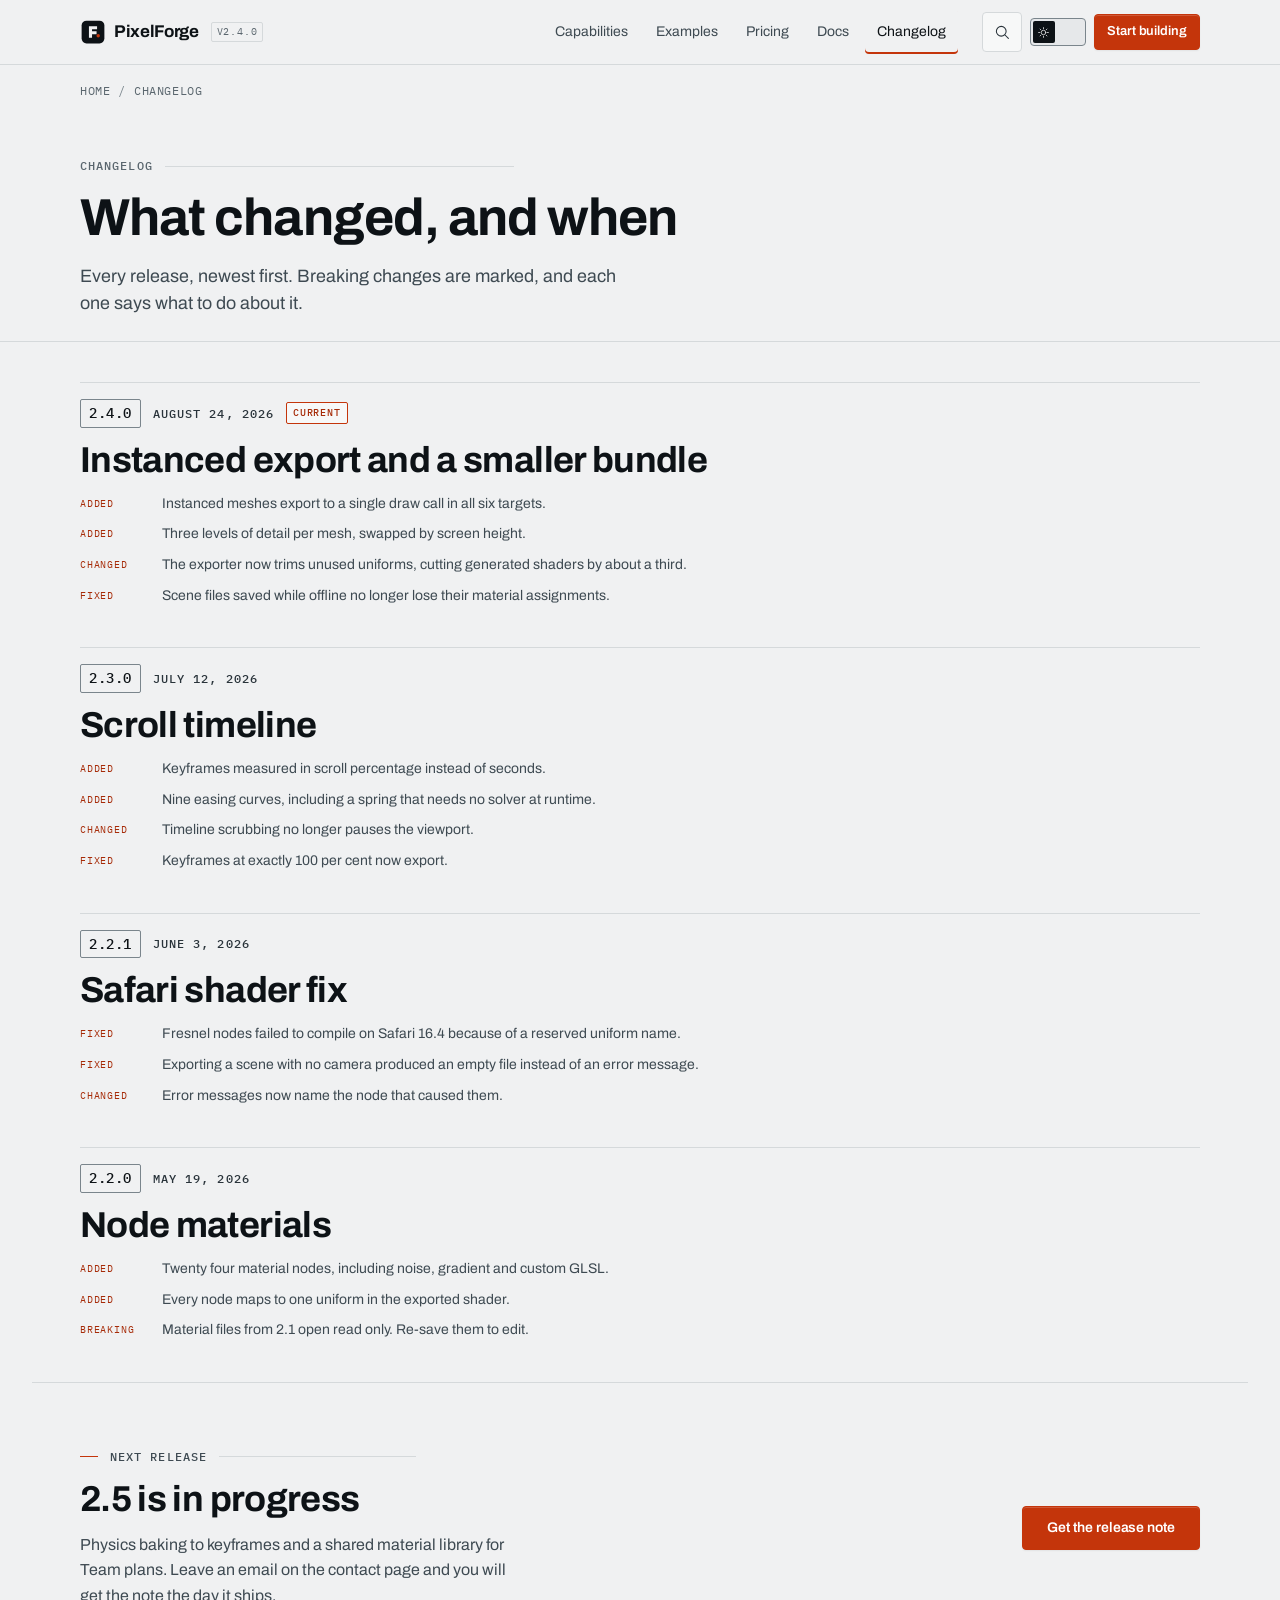
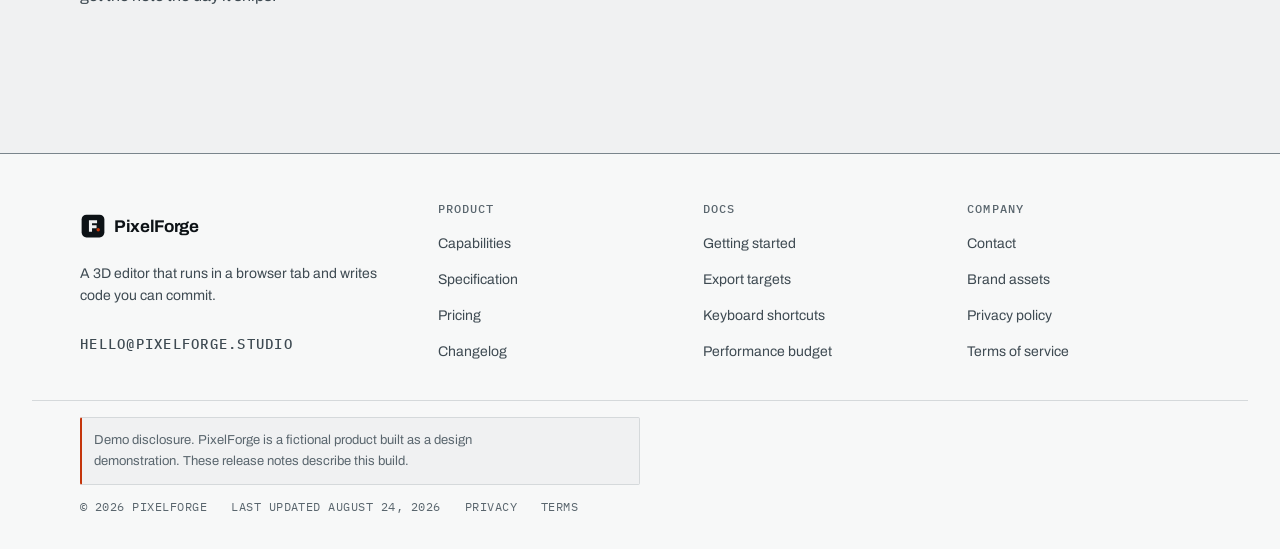
<file: changelog.html>
<!DOCTYPE html>
<html lang="en" data-theme="light">
  <head>
    <meta charset="utf-8" />
    <meta name="viewport" content="width=device-width, initial-scale=1" />
    <title>Changelog · PixelForge</title>
    <meta
      name="description"
      content="Release notes for PixelForge: 2.4.0 adds instanced export, 2.3.0 adds the scroll timeline, 2.2.1 fixes Safari shader compilation."
    />
    <link rel="canonical" href="https://pixelforge-editor.netlify.app/changelog.html" />
    <meta name="robots" content="index, follow" />
    <meta name="theme-color" content="#f0f1f2" />
    <meta name="color-scheme" content="light dark" />
    <meta property="og:type" content="website" />
    <meta property="og:url" content="https://pixelforge-editor.netlify.app/changelog.html" />
    <meta property="og:title" content="PixelForge changelog" />
    <meta property="og:description" content="Release notes for versions 2.4.0 back to 2.2.0." />
    <meta property="og:image" content="https://pixelforge-editor.netlify.app/media/og-image.png" />
    <meta name="twitter:card" content="summary_large_image" />
    <link rel="icon" href="media/favicon.svg" type="image/svg+xml" />
    <link rel="icon" href="media/favicon-32.png" sizes="32x32" />
    <link rel="apple-touch-icon" href="media/apple-touch-icon.png" />
    <link rel="manifest" href="manifest.webmanifest" />
    <link rel="preload" href="fonts/archivo-latin-wght-normal.woff2" as="font" type="font/woff2" crossorigin />
    <link rel="preload" href="fonts/ibm-plex-mono-latin-400-normal.woff2" as="font" type="font/woff2" crossorigin />
    <link rel="stylesheet" href="styles/site.css" />
    <script src="scripts/theme.js"></script>
    <script src="scripts/site.js" defer></script>
  </head>

  <body>
    <a class="visually-hidden" href="#main">Skip to content</a>
    <div class="progress" aria-hidden="true"><div class="progress__bar"></div></div>

    <header class="masthead">
      <div class="container header-inner">
        <a class="brand" href="index.html" aria-label="PixelForge, home">
          <picture>
            <source srcset="media/logo-mark-dark.svg" media="(prefers-color-scheme: dark)" />
            <img class="brand__mark" src="media/logo-mark.svg" alt="" width="26" height="26" decoding="async" />
          </picture>
          <span class="brand__word">PixelForge</span>
          <span class="brand__badge" translate="no">v2.4.0</span>
        </a>
        <nav class="nav" aria-label="Main">
          <a class="nav__link" href="index.html#capabilities">Capabilities</a>
          <a class="nav__link" href="index.html#examples">Examples</a>
          <a class="nav__link" href="pricing.html">Pricing</a>
          <a class="nav__link" href="docs.html">Docs</a>
          <a class="nav__link" href="changelog.html" aria-current="page">Changelog</a>
        </nav>
        <div class="header-actions">
          <button class="icon-btn" type="button" data-search-open aria-label="Search this site">
            <span class="i i--search" aria-hidden="true"></span>
          </button>
          <button class="theme-toggle" type="button" data-theme-toggle aria-pressed="false">
            <span class="theme-toggle__thumb" aria-hidden="true">
              <span class="i i--sun" aria-hidden="true"></span>
            </span>
            <span class="visually-hidden">Theme: <span data-theme-label>Light</span></span>
          </button>
          <a class="btn btn--primary btn--sm" href="contact.html" data-append-utm>Start building</a>
          <button class="nav-toggle" type="button" data-nav-toggle aria-expanded="false" aria-controls="mobile-nav">
            <span class="i i--menu" aria-hidden="true"></span>
            Menu
          </button>
        </div>
      </div>
    </header>

    <div class="mobile-nav" id="mobile-nav" hidden>
      <nav aria-label="Mobile">
        <a href="index.html#capabilities">Capabilities</a>
        <a href="index.html#examples">Examples</a>
        <a href="pricing.html">Pricing</a>
        <a href="docs.html">Docs</a>
        <a href="changelog.html">Changelog</a>
        <a href="contact.html">Contact</a>
      </nav>
      <div class="mobile-actions">
        <a class="btn btn--primary" href="contact.html" data-append-utm>Start building</a>
        <button class="btn btn--secondary" type="button" data-search-open>Search this site</button>
      </div>
    </div>

    <main id="main">
      <div class="container">
        <nav aria-label="Breadcrumb">
          <ol class="breadcrumbs" role="list">
            <li><a href="index.html">Home</a></li>
            <li><span aria-current="page">Changelog</span></li>
          </ol>
        </nav>
      </div>

      <section class="page-head">
        <div class="container">
          <p class="overline">Changelog</p>
          <h1>What changed, and when</h1>
          <p class="deck mt-4">
            Every release, newest first. Breaking changes are marked, and each one says what to do
            about it.
          </p>
        </div>
      </section>

      <div class="container log">
        <article class="log__entry">
          <div class="log__meta">
            <span class="log__version" translate="no">2.4.0</span>
            <time class="mono" data-date datetime="2026-08-24">24 August 2026</time>
            <span class="badge">Current</span>
          </div>
          <h2>Instanced export and a smaller bundle</h2>
          <ul class="log__list" role="list">
            <li><span class="log__tag">Added</span><span>Instanced meshes export to a single draw call in all six targets.</span></li>
            <li><span class="log__tag">Added</span><span>Three levels of detail per mesh, swapped by screen height.</span></li>
            <li><span class="log__tag">Changed</span><span>The exporter now trims unused uniforms, cutting generated shaders by about a third.</span></li>
            <li><span class="log__tag">Fixed</span><span>Scene files saved while offline no longer lose their material assignments.</span></li>
          </ul>
        </article>

        <article class="log__entry">
          <div class="log__meta">
            <span class="log__version" translate="no">2.3.0</span>
            <time class="mono" data-date datetime="2026-07-12">12 July 2026</time>
          </div>
          <h2>Scroll timeline</h2>
          <ul class="log__list" role="list">
            <li><span class="log__tag">Added</span><span>Keyframes measured in scroll percentage instead of seconds.</span></li>
            <li><span class="log__tag">Added</span><span>Nine easing curves, including a spring that needs no solver at runtime.</span></li>
            <li><span class="log__tag">Changed</span><span>Timeline scrubbing no longer pauses the viewport.</span></li>
            <li><span class="log__tag">Fixed</span><span>Keyframes at exactly 100 per cent now export.</span></li>
          </ul>
        </article>

        <article class="log__entry">
          <div class="log__meta">
            <span class="log__version" translate="no">2.2.1</span>
            <time class="mono" data-date datetime="2026-06-03">3 June 2026</time>
          </div>
          <h2>Safari shader fix</h2>
          <ul class="log__list" role="list">
            <li><span class="log__tag">Fixed</span><span>Fresnel nodes failed to compile on Safari 16.4 because of a reserved uniform name.</span></li>
            <li><span class="log__tag">Fixed</span><span>Exporting a scene with no camera produced an empty file instead of an error message.</span></li>
            <li><span class="log__tag">Changed</span><span>Error messages now name the node that caused them.</span></li>
          </ul>
        </article>

        <article class="log__entry">
          <div class="log__meta">
            <span class="log__version" translate="no">2.2.0</span>
            <time class="mono" data-date datetime="2026-05-19">19 May 2026</time>
          </div>
          <h2>Node materials</h2>
          <ul class="log__list" role="list">
            <li><span class="log__tag">Added</span><span>Twenty four material nodes, including noise, gradient and custom GLSL.</span></li>
            <li><span class="log__tag">Added</span><span>Every node maps to one uniform in the exported shader.</span></li>
            <li><span class="log__tag">Breaking</span><span>Material files from 2.1 open read only. Re-save them to edit.</span></li>
          </ul>
        </article>
      </div>

      <section class="section container" aria-labelledby="changelog-next">
        <div class="cta-band">
          <div>
            <p class="section-index">Next release</p>
            <h2 class="mt-3" id="changelog-next">2.5 is in progress</h2>
            <p class="mt-3">
              Physics baking to keyframes and a shared material library for Team plans. Leave an
              email on the contact page and you will get the note the day it ships.
            </p>
          </div>
          <a class="btn btn--primary" href="contact.html" data-append-utm>Get the release note</a>
        </div>
      </section>
    </main>

    <footer class="site-footer">
      <div class="container footer-grid">
        <div class="footer-brand">
          <a class="brand" href="index.html" aria-label="PixelForge, home">
            <picture>
            <source srcset="media/logo-mark-dark.svg" media="(prefers-color-scheme: dark)" />
            <img class="brand__mark" src="media/logo-mark.svg" alt="" width="26" height="26" decoding="async" />
          </picture>
            <span class="brand__word">PixelForge</span>
          </a>
          <p>A 3D editor that runs in a browser tab and writes code you can commit.</p>
          <p class="mono">hello@pixelforge.studio</p>
        </div>
        <div class="footer-col">
          <h2>Product</h2>
          <ul role="list">
            <li><a href="index.html#capabilities">Capabilities</a></li>
            <li><a href="index.html#spec">Specification</a></li>
            <li><a href="pricing.html">Pricing</a></li>
            <li><a href="changelog.html">Changelog</a></li>
          </ul>
        </div>
        <div class="footer-col">
          <h2>Docs</h2>
          <ul role="list">
            <li><a href="docs.html">Getting started</a></li>
            <li><a href="docs.html#export">Export targets</a></li>
            <li><a href="docs.html#shortcuts">Keyboard shortcuts</a></li>
            <li><a href="docs.html#performance">Performance budget</a></li>
          </ul>
        </div>
        <div class="footer-col">
          <h2>Company</h2>
          <ul role="list">
            <li><a href="contact.html">Contact</a></li>
            <li><a href="brand.html">Brand assets</a></li>
            <li><a href="privacy.html">Privacy policy</a></li>
            <li><a href="terms.html">Terms of service</a></li>
          </ul>
        </div>
      </div>
      <div class="container footer-note">
        <div class="disclosure">
          <p>
            <strong>Demo disclosure.</strong> PixelForge is a fictional product built as a design
            demonstration. These release notes describe this build.
          </p>
        </div>
        <div class="footer-bottom">
          <span>© 2026 PixelForge</span>
          <span>Last updated <time data-date datetime="2026-08-24">24 August 2026</time></span>
          <a href="privacy.html">Privacy</a>
          <a href="terms.html">Terms</a>
        </div>
      </div>
    </footer>

    <a class="floating-contact" href="contact.html" data-floating-cta data-append-utm>Get updates</a>
    <button class="to-top" type="button" data-to-top aria-label="Back to top">
      <span class="i i--arrow-up" aria-hidden="true"></span>
    </button>
    <div class="toast-region" role="status" aria-live="polite" aria-atomic="false"></div>

    <div class="backdrop" id="search-overlay" hidden>
      <div class="search-panel" role="dialog" aria-modal="true" aria-label="Search this site">
        <div class="search-field">
          <span class="i i--search" aria-hidden="true"></span>
          <label class="visually-hidden" for="search-input">Search this site</label>
          <input id="search-input" type="search" placeholder="Search pages, docs and sections…" autocomplete="off" spellcheck="false" />
          <button class="btn btn--quiet btn--sm" type="button" data-search-close>Esc</button>
        </div>
        <ul class="search-results" id="search-results" role="list"></ul>
      </div>
    </div>
  </body>
</html>
</file>
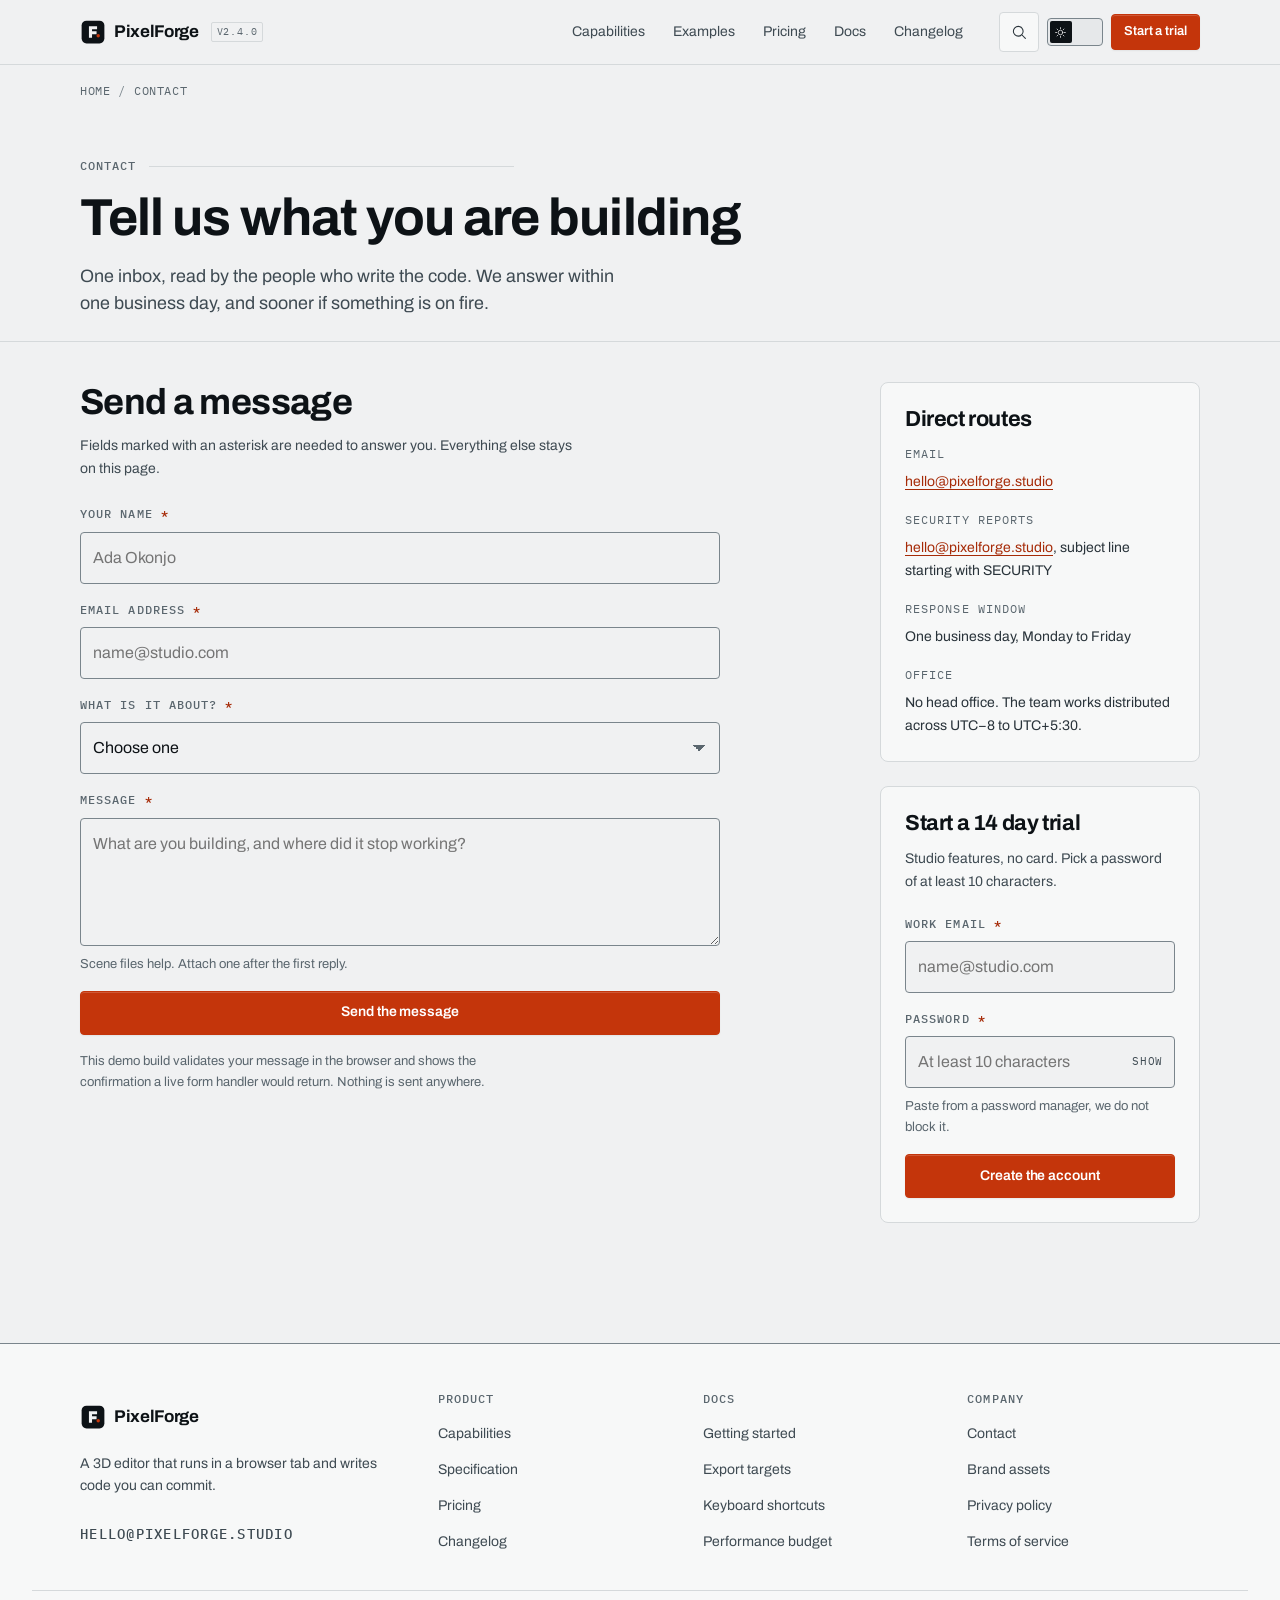
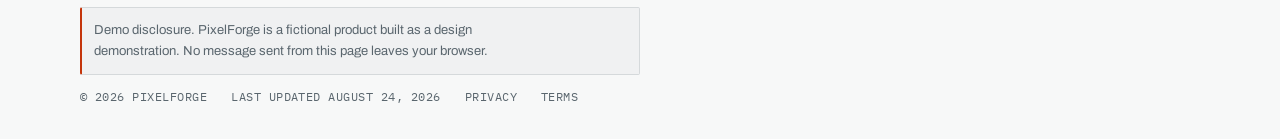
<file: contact.html>
<!DOCTYPE html>
<html lang="en" data-theme="light">
  <head>
    <meta charset="utf-8" />
    <meta name="viewport" content="width=device-width, initial-scale=1" />
    <title>Contact · PixelForge</title>
    <meta
      name="description"
      content="Send PixelForge a message, start a 14 day Studio trial, or report a security issue. We answer within one business day."
    />
    <link rel="canonical" href="https://pixelforge-editor.netlify.app/contact.html" />
    <meta name="robots" content="index, follow" />
    <meta name="theme-color" content="#f0f1f2" />
    <meta name="color-scheme" content="light dark" />
    <meta property="og:type" content="website" />
    <meta property="og:url" content="https://pixelforge-editor.netlify.app/contact.html" />
    <meta property="og:title" content="Contact PixelForge" />
    <meta property="og:description" content="Send a message, start a trial, or report a security issue." />
    <meta property="og:image" content="https://pixelforge-editor.netlify.app/media/og-image.png" />
    <meta name="twitter:card" content="summary_large_image" />
    <link rel="icon" href="media/favicon.svg" type="image/svg+xml" />
    <link rel="icon" href="media/favicon-32.png" sizes="32x32" />
    <link rel="apple-touch-icon" href="media/apple-touch-icon.png" />
    <link rel="manifest" href="manifest.webmanifest" />
    <link rel="preload" href="fonts/archivo-latin-wght-normal.woff2" as="font" type="font/woff2" crossorigin />
    <link rel="preload" href="fonts/ibm-plex-mono-latin-400-normal.woff2" as="font" type="font/woff2" crossorigin />
    <link rel="stylesheet" href="styles/site.css" />
    <script src="scripts/theme.js"></script>
    <script src="scripts/site.js" defer></script>
  </head>

  <body>
    <a class="visually-hidden" href="#main">Skip to content</a>
    <div class="progress" aria-hidden="true"><div class="progress__bar"></div></div>

    <header class="masthead">
      <div class="container header-inner">
        <a class="brand" href="index.html" aria-label="PixelForge, home">
          <picture>
            <source srcset="media/logo-mark-dark.svg" media="(prefers-color-scheme: dark)" />
            <img class="brand__mark" src="media/logo-mark.svg" alt="" width="26" height="26" decoding="async" />
          </picture>
          <span class="brand__word">PixelForge</span>
          <span class="brand__badge" translate="no">v2.4.0</span>
        </a>
        <nav class="nav" aria-label="Main">
          <a class="nav__link" href="index.html#capabilities">Capabilities</a>
          <a class="nav__link" href="index.html#examples">Examples</a>
          <a class="nav__link" href="pricing.html">Pricing</a>
          <a class="nav__link" href="docs.html">Docs</a>
          <a class="nav__link" href="changelog.html">Changelog</a>
        </nav>
        <div class="header-actions">
          <button class="icon-btn" type="button" data-search-open aria-label="Search this site">
            <span class="i i--search" aria-hidden="true"></span>
          </button>
          <button class="theme-toggle" type="button" data-theme-toggle aria-pressed="false">
            <span class="theme-toggle__thumb" aria-hidden="true">
              <span class="i i--sun" aria-hidden="true"></span>
            </span>
            <span class="visually-hidden">Theme: <span data-theme-label>Light</span></span>
          </button>
          <a class="btn btn--primary btn--sm" href="#trial" data-append-utm>Start a trial</a>
          <button class="nav-toggle" type="button" data-nav-toggle aria-expanded="false" aria-controls="mobile-nav">
            <span class="i i--menu" aria-hidden="true"></span>
            Menu
          </button>
        </div>
      </div>
    </header>

    <div class="mobile-nav" id="mobile-nav" hidden>
      <nav aria-label="Mobile">
        <a href="index.html#capabilities">Capabilities</a>
        <a href="index.html#examples">Examples</a>
        <a href="pricing.html">Pricing</a>
        <a href="docs.html">Docs</a>
        <a href="changelog.html">Changelog</a>
        <a href="contact.html">Contact</a>
      </nav>
      <div class="mobile-actions">
        <a class="btn btn--primary" href="#trial" data-append-utm>Start a trial</a>
        <button class="btn btn--secondary" type="button" data-search-open>Search this site</button>
      </div>
    </div>

    <main id="main">
      <div class="container">
        <nav aria-label="Breadcrumb">
          <ol class="breadcrumbs" role="list">
            <li><a href="index.html">Home</a></li>
            <li><span aria-current="page">Contact</span></li>
          </ol>
        </nav>
      </div>

      <section class="page-head">
        <div class="container">
          <p class="overline">Contact</p>
          <h1>Tell us what you are building</h1>
          <p class="deck mt-4">
            One inbox, read by the people who write the code. We answer within one business day,
            and sooner if something is on fire.
          </p>
        </div>
      </section>

      <section class="container contact-grid pblock-7">
        <div>
          <h2 class="anchor-offset" id="message">
            Send a message
          </h2>
          <p class="mt-3 t-muted">
            Fields marked with an asterisk are needed to answer you. Everything else stays on this
            page.
          </p>

          <form
            class="form mt-5"
            data-form
            data-redirect="thank-you.html"
            novalidate
          >
            <div class="field">
              <label for="c-name">Your name <span class="req" aria-hidden="true">*</span></label>
              <input
                id="c-name"
                name="name"
                type="text"
                autocomplete="name"
                placeholder="Ada Okonjo"
                data-validate="required"
                required
              />
              <p class="field__error" id="c-name-error"></p>
            </div>

            <div class="field">
              <label for="c-email">Email address <span class="req" aria-hidden="true">*</span></label>
              <input
                id="c-email"
                name="email"
                type="email"
                inputmode="email"
                autocomplete="email"
                spellcheck="false"
                placeholder="name@studio.com"
                data-validate="email"
                required
              />
              <p class="field__error" id="c-email-error"></p>
            </div>

            <div class="field">
              <label for="c-topic">What is it about? <span class="req" aria-hidden="true">*</span></label>
              <select id="c-topic" name="topic" data-validate="topic" required>
                <option value="">Choose one</option>
                <option value="sales">Pricing and plans</option>
                <option value="support">Something is broken</option>
                <option value="security">Security report</option>
                <option value="press">Press and speaking</option>
                <option value="other">Something else</option>
              </select>
              <p class="field__error" id="c-topic-error"></p>
            </div>

            <div class="field">
              <label for="c-message">Message <span class="req" aria-hidden="true">*</span></label>
              <textarea
                id="c-message"
                name="message"
                placeholder="What are you building, and where did it stop working?"
                data-validate="message"
                required
              ></textarea>
              <p class="field__hint">Scene files help. Attach one after the first reply.</p>
              <p class="field__error" id="c-message-error"></p>
            </div>

            <div class="honeypot" aria-hidden="true">
              <label for="c-company">Company</label>
              <input id="c-company" name="company" type="text" tabindex="-1" data-honeypot autocomplete="off" />
            </div>

            <button class="btn btn--primary" type="submit">Send the message</button>
            <p class="field__hint">
              This demo build validates your message in the browser and shows the confirmation a
              live form handler would return. Nothing is sent anywhere.
            </p>
          </form>
        </div>

        <aside class="side-stack">
          <div class="contact-card">
            <h2>Direct routes</h2>
            <dl>
              <dt>Email</dt>
              <dd><a href="mailto:hello@pixelforge.studio">hello@pixelforge.studio</a></dd>
              <dt>Security reports</dt>
              <dd><a href="mailto:hello@pixelforge.studio">hello@pixelforge.studio</a>, subject line starting with SECURITY</dd>
              <dt>Response window</dt>
              <dd>One business day, Monday to Friday</dd>
              <dt>Office</dt>
              <dd>No head office. The team works distributed across UTC−8 to UTC+5:30.</dd>
            </dl>
          </div>

          <div class="contact-card anchor-offset" id="trial">
            <h2>Start a 14 day trial</h2>
            <p class="t-muted">
              Studio features, no card. Pick a password of at least 10 characters.
            </p>
            <form class="form mt-2" data-form novalidate>
              <div class="field">
                <label for="t-email">Work email <span class="req" aria-hidden="true">*</span></label>
                <input
                  id="t-email"
                  name="email"
                  type="email"
                  inputmode="email"
                  autocomplete="email"
                  spellcheck="false"
                  placeholder="name@studio.com"
                  data-validate="email"
                  required
                />
                <p class="field__error" id="t-email-error"></p>
              </div>

              <div class="field">
                <label for="t-password">Password <span class="req" aria-hidden="true">*</span></label>
                <div class="password-wrap">
                  <input
                    id="t-password"
                    name="password"
                    type="password"
                    autocomplete="new-password"
                    placeholder="At least 10 characters"
                    data-validate="password"
                    required
                  />
                  <button type="button" data-password-toggle="#t-password" aria-label="Show password">
                    Show
                  </button>
                </div>
                <p class="field__hint">Paste from a password manager, we do not block it.</p>
                <p class="field__error" id="t-password-error"></p>
              </div>

              <div class="honeypot" aria-hidden="true">
                <label for="t-company">Company</label>
                <input id="t-company" name="company" type="text" tabindex="-1" data-honeypot autocomplete="off" />
              </div>

              <button class="btn btn--primary" type="submit">Create the account</button>
            </form>
            <div
              class="form-status"
              data-form-status
              data-state="idle"
              tabindex="-1"
              data-success="Account created. Check your inbox for a sign in link."
            >
              <span class="i i--check" aria-hidden="true"></span>
              <p data-status-text aria-live="polite"></p>
            </div>
          </div>
        </aside>
      </section>
    </main>

    <footer class="site-footer">
      <div class="container footer-grid">
        <div class="footer-brand">
          <a class="brand" href="index.html" aria-label="PixelForge, home">
            <picture>
            <source srcset="media/logo-mark-dark.svg" media="(prefers-color-scheme: dark)" />
            <img class="brand__mark" src="media/logo-mark.svg" alt="" width="26" height="26" decoding="async" />
          </picture>
            <span class="brand__word">PixelForge</span>
          </a>
          <p>A 3D editor that runs in a browser tab and writes code you can commit.</p>
          <p class="mono">hello@pixelforge.studio</p>
        </div>
        <div class="footer-col">
          <h2>Product</h2>
          <ul role="list">
            <li><a href="index.html#capabilities">Capabilities</a></li>
            <li><a href="index.html#spec">Specification</a></li>
            <li><a href="pricing.html">Pricing</a></li>
            <li><a href="changelog.html">Changelog</a></li>
          </ul>
        </div>
        <div class="footer-col">
          <h2>Docs</h2>
          <ul role="list">
            <li><a href="docs.html">Getting started</a></li>
            <li><a href="docs.html#export">Export targets</a></li>
            <li><a href="docs.html#shortcuts">Keyboard shortcuts</a></li>
            <li><a href="docs.html#performance">Performance budget</a></li>
          </ul>
        </div>
        <div class="footer-col">
          <h2>Company</h2>
          <ul role="list">
            <li><a href="contact.html">Contact</a></li>
            <li><a href="brand.html">Brand assets</a></li>
            <li><a href="privacy.html">Privacy policy</a></li>
            <li><a href="terms.html">Terms of service</a></li>
          </ul>
        </div>
      </div>
      <div class="container footer-note">
        <div class="disclosure">
          <p>
            <strong>Demo disclosure.</strong> PixelForge is a fictional product built as a design
            demonstration. No message sent from this page leaves your browser.
          </p>
        </div>
        <div class="footer-bottom">
          <span>© 2026 PixelForge</span>
          <span>Last updated <time data-date datetime="2026-08-24">24 August 2026</time></span>
          <a href="privacy.html">Privacy</a>
          <a href="terms.html">Terms</a>
        </div>
      </div>
    </footer>

    <button class="to-top" type="button" data-to-top aria-label="Back to top">
      <span class="i i--arrow-up" aria-hidden="true"></span>
    </button>
    <div class="toast-region" role="status" aria-live="polite" aria-atomic="false"></div>

    <div class="backdrop" id="search-overlay" hidden>
      <div class="search-panel" role="dialog" aria-modal="true" aria-label="Search this site">
        <div class="search-field">
          <span class="i i--search" aria-hidden="true"></span>
          <label class="visually-hidden" for="search-input">Search this site</label>
          <input id="search-input" type="search" placeholder="Search pages, docs and sections…" autocomplete="off" spellcheck="false" />
          <button class="btn btn--quiet btn--sm" type="button" data-search-close>Esc</button>
        </div>
        <ul class="search-results" id="search-results" role="list"></ul>
      </div>
    </div>
  </body>
</html>
</file>
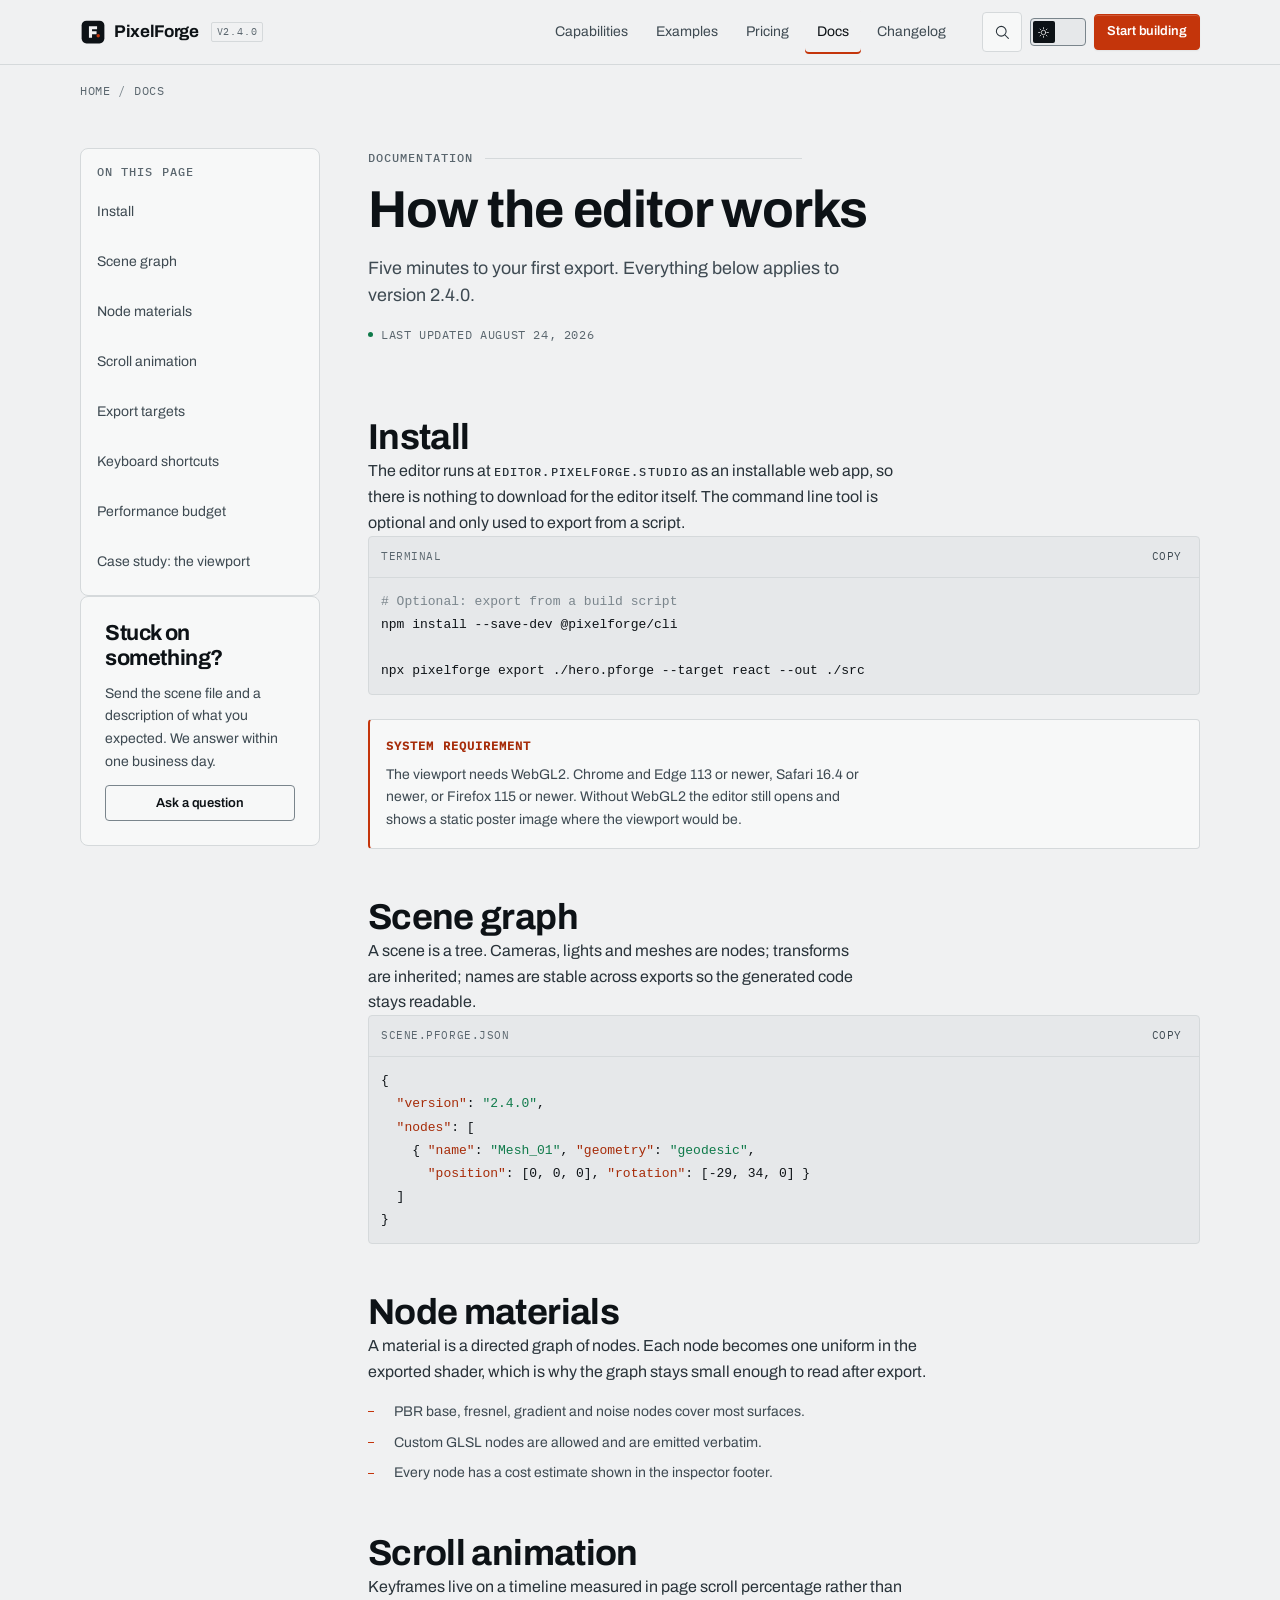
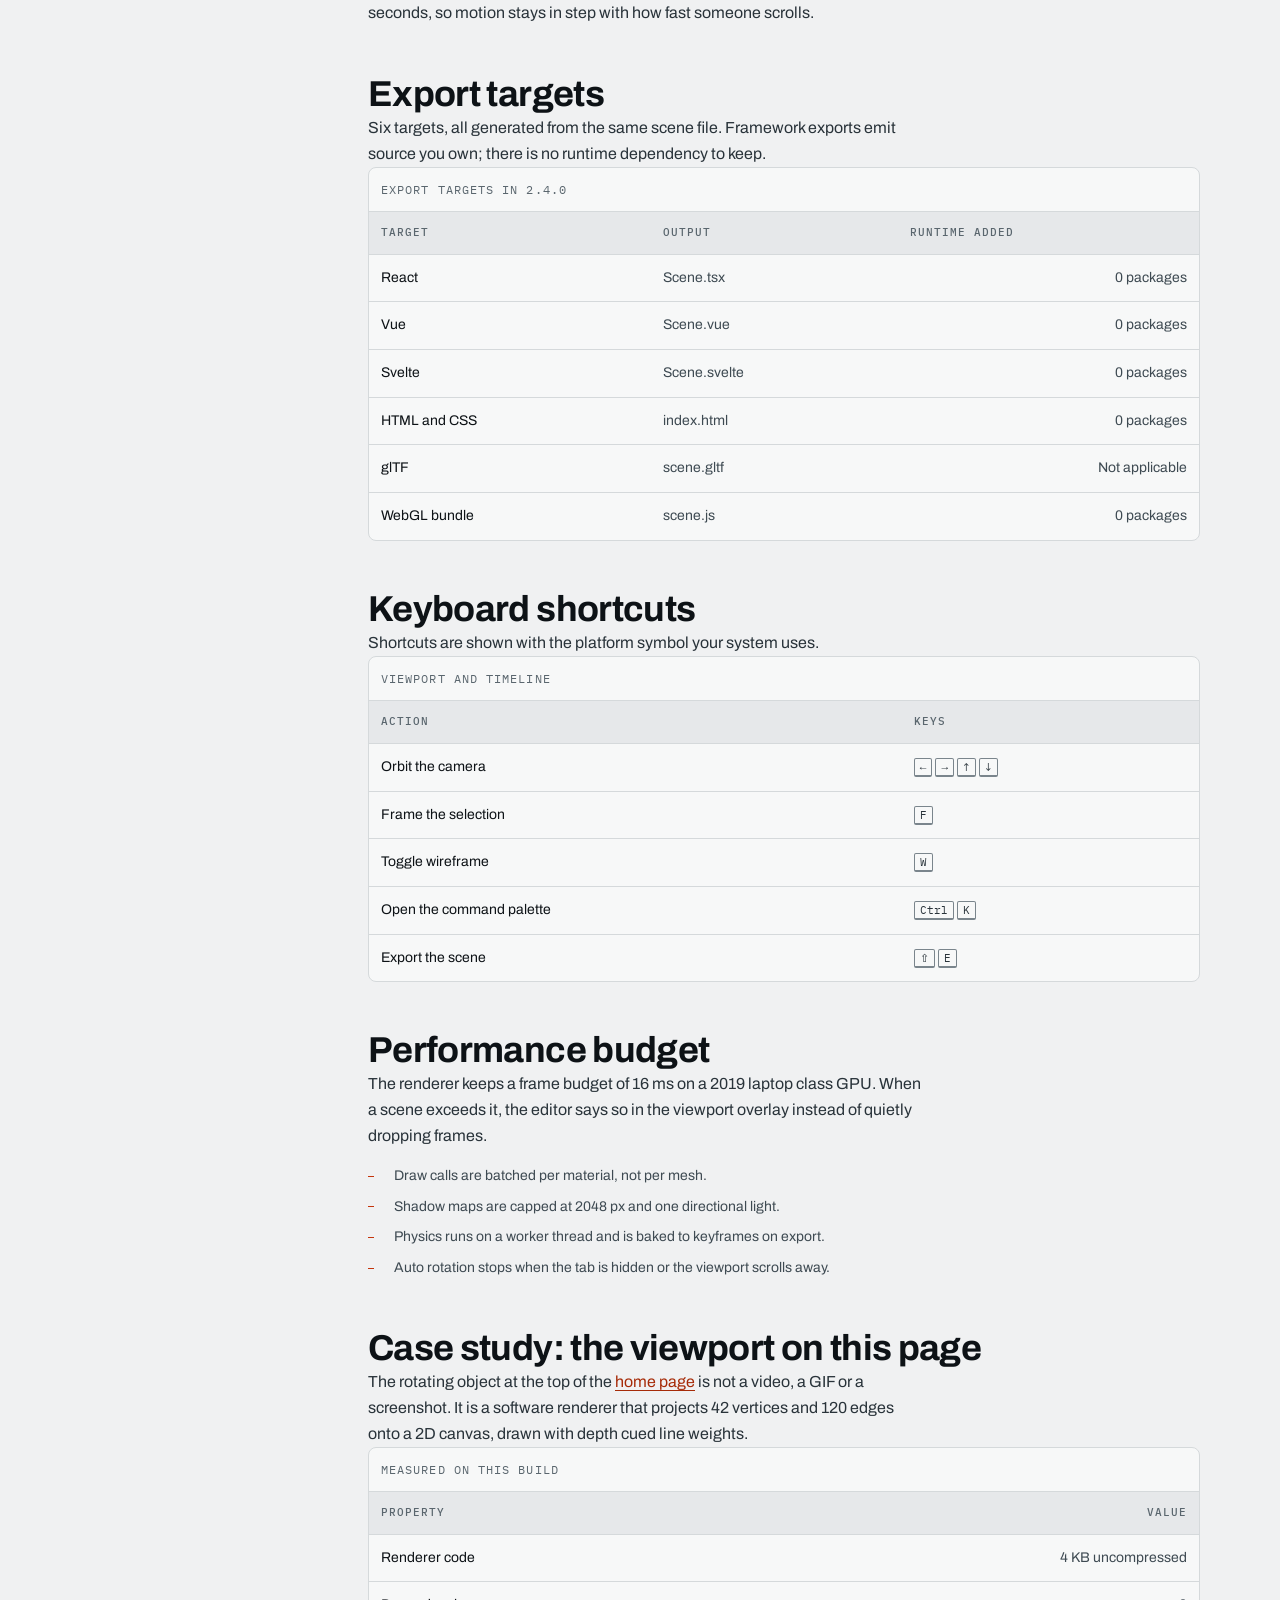
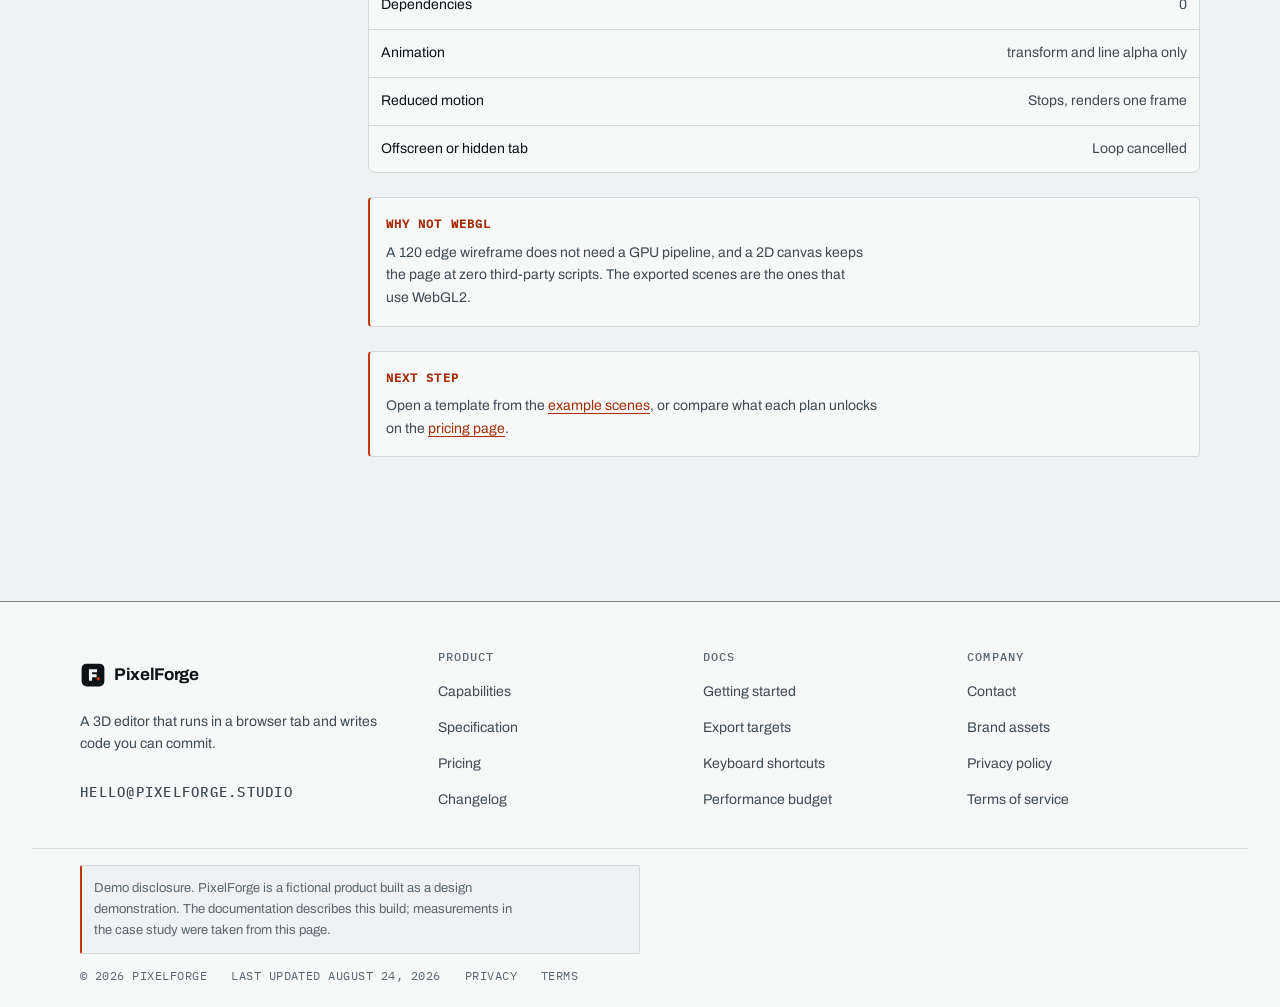
<file: docs.html>
<!DOCTYPE html>
<html lang="en" data-theme="light">
  <head>
    <meta charset="utf-8" />
    <meta name="viewport" content="width=device-width, initial-scale=1" />
    <title>Documentation · PixelForge</title>
    <meta
      name="description"
      content="Install PixelForge, learn the scene graph, wire node materials, bind animation to scroll and export to React, Vue, Svelte or plain HTML and CSS."
    />
    <link rel="canonical" href="https://pixelforge-editor.netlify.app/docs.html" />
    <meta name="robots" content="index, follow" />
    <meta name="theme-color" content="#f0f1f2" />
    <meta name="color-scheme" content="light dark" />
    <meta property="og:type" content="article" />
    <meta property="og:url" content="https://pixelforge-editor.netlify.app/docs.html" />
    <meta property="og:title" content="PixelForge documentation" />
    <meta property="og:description" content="Install, scene graph, materials, export targets, shortcuts and the performance budget." />
    <meta property="og:image" content="https://pixelforge-editor.netlify.app/media/og-image.png" />
    <meta name="twitter:card" content="summary_large_image" />
    <link rel="icon" href="media/favicon.svg" type="image/svg+xml" />
    <link rel="icon" href="media/favicon-32.png" sizes="32x32" />
    <link rel="apple-touch-icon" href="media/apple-touch-icon.png" />
    <link rel="manifest" href="manifest.webmanifest" />
    <link rel="preload" href="fonts/archivo-latin-wght-normal.woff2" as="font" type="font/woff2" crossorigin />
    <link rel="preload" href="fonts/ibm-plex-mono-latin-400-normal.woff2" as="font" type="font/woff2" crossorigin />
    <link rel="stylesheet" href="styles/site.css" />
    <script src="scripts/theme.js"></script>
    <script src="scripts/site.js" defer></script>
  </head>

  <body>
    <a class="visually-hidden" href="#main">Skip to content</a>
    <div class="progress" aria-hidden="true"><div class="progress__bar"></div></div>

    <header class="masthead">
      <div class="container header-inner">
        <a class="brand" href="index.html" aria-label="PixelForge, home">
          <picture>
            <source srcset="media/logo-mark-dark.svg" media="(prefers-color-scheme: dark)" />
            <img class="brand__mark" src="media/logo-mark.svg" alt="" width="26" height="26" decoding="async" />
          </picture>
          <span class="brand__word">PixelForge</span>
          <span class="brand__badge" translate="no">v2.4.0</span>
        </a>
        <nav class="nav" aria-label="Main">
          <a class="nav__link" href="index.html#capabilities">Capabilities</a>
          <a class="nav__link" href="index.html#examples">Examples</a>
          <a class="nav__link" href="pricing.html">Pricing</a>
          <a class="nav__link" href="docs.html" aria-current="page">Docs</a>
          <a class="nav__link" href="changelog.html">Changelog</a>
        </nav>
        <div class="header-actions">
          <button class="icon-btn" type="button" data-search-open aria-label="Search this site">
            <span class="i i--search" aria-hidden="true"></span>
          </button>
          <button class="theme-toggle" type="button" data-theme-toggle aria-pressed="false">
            <span class="theme-toggle__thumb" aria-hidden="true">
              <span class="i i--sun" aria-hidden="true"></span>
            </span>
            <span class="visually-hidden">Theme: <span data-theme-label>Light</span></span>
          </button>
          <a class="btn btn--primary btn--sm" href="contact.html" data-append-utm>Start building</a>
          <button class="nav-toggle" type="button" data-nav-toggle aria-expanded="false" aria-controls="mobile-nav">
            <span class="i i--menu" aria-hidden="true"></span>
            Menu
          </button>
        </div>
      </div>
    </header>

    <div class="mobile-nav" id="mobile-nav" hidden>
      <nav aria-label="Mobile">
        <a href="index.html#capabilities">Capabilities</a>
        <a href="index.html#examples">Examples</a>
        <a href="pricing.html">Pricing</a>
        <a href="docs.html">Docs</a>
        <a href="changelog.html">Changelog</a>
        <a href="contact.html">Contact</a>
      </nav>
      <div class="mobile-actions">
        <a class="btn btn--primary" href="contact.html" data-append-utm>Start building</a>
        <button class="btn btn--secondary" type="button" data-search-open>Search this site</button>
      </div>
    </div>

    <main id="main">
      <div class="container">
        <nav aria-label="Breadcrumb">
          <ol class="breadcrumbs" role="list">
            <li><a href="index.html">Home</a></li>
            <li><span aria-current="page">Docs</span></li>
          </ol>
        </nav>
      </div>

      <div class="container docs-layout">
        <aside class="docs-side">
          <nav class="docs-nav" aria-label="On this page">
            <h2>On this page</h2>
            <a href="#install">Install</a>
            <a href="#scene-graph">Scene graph</a>
            <a href="#materials">Node materials</a>
            <a href="#animation">Scroll animation</a>
            <a href="#export">Export targets</a>
            <a href="#shortcuts">Keyboard shortcuts</a>
            <a href="#performance">Performance budget</a>
            <a href="#case-study">Case study: the viewport</a>
          </nav>
          <div class="contact-card">
            <h2>Stuck on something?</h2>
            <p class="t-muted">
              Send the scene file and a description of what you expected. We answer within one
              business day.
            </p>
            <a class="btn btn--secondary btn--sm" href="contact.html">Ask a question</a>
          </div>
        </aside>

        <div class="docs-main">
          <div class="page-head" style="padding-top: 0; border-bottom: 0">
            <p class="overline">Documentation</p>
            <h1>How the editor works</h1>
            <p class="deck mt-4">
              Five minutes to your first export. Everything below applies to version 2.4.0.
            </p>
            <p class="updated mt-4">
              Last updated <time data-date datetime="2026-08-24">24 August 2026</time>
            </p>
          </div>

          <h2 id="install">Install</h2>
          <p>
            The editor runs at
            <span class="mono" translate="no">editor.pixelforge.studio</span> as an installable
            web app, so there is nothing to download for the editor itself. The command line tool
            is optional and only used to export from a script.
          </p>
          <div class="code">
            <div class="code__bar">
              <span translate="no">Terminal</span>
              <button type="button" data-copy="#snippet-install" data-label="Copy">Copy</button>
            </div>
            <pre id="snippet-install"><code><span class="tok-com"># Optional: export from a build script</span>
npm install --save-dev @pixelforge/cli

npx pixelforge export ./hero.pforge --target react --out ./src</code></pre>
          </div>
          <div class="callout">
            <strong>System requirement</strong>
            <p>
              The viewport needs WebGL2. Chrome and Edge 113 or newer, Safari 16.4 or newer, or
              Firefox 115 or newer. Without WebGL2 the editor still opens and shows a static
              poster image where the viewport would be.
            </p>
          </div>

          <h2 id="scene-graph">Scene graph</h2>
          <p>
            A scene is a tree. Cameras, lights and meshes are nodes; transforms are inherited;
            names are stable across exports so the generated code stays readable.
          </p>
          <div class="code">
            <div class="code__bar">
              <span translate="no">scene.pforge.json</span>
              <button type="button" data-copy="#snippet-scene-json" data-label="Copy">Copy</button>
            </div>
            <pre id="snippet-scene-json"><code>{
  <span class="tok-key">"version"</span>: <span class="tok-str">"2.4.0"</span>,
  <span class="tok-key">"nodes"</span>: [
    { <span class="tok-key">"name"</span>: <span class="tok-str">"Mesh_01"</span>, <span class="tok-key">"geometry"</span>: <span class="tok-str">"geodesic"</span>,
      <span class="tok-key">"position"</span>: [0, 0, 0], <span class="tok-key">"rotation"</span>: [-29, 34, 0] }
  ]
}</code></pre>
          </div>

          <h2 id="materials">Node materials</h2>
          <p>
            A material is a directed graph of nodes. Each node becomes one uniform in the
            exported shader, which is why the graph stays small enough to read after export.
          </p>
          <ul class="bullets" role="list">
            <li>PBR base, fresnel, gradient and noise nodes cover most surfaces.</li>
            <li>Custom GLSL nodes are allowed and are emitted verbatim.</li>
            <li>Every node has a cost estimate shown in the inspector footer.</li>
          </ul>

          <h2 id="animation">Scroll animation</h2>
          <p>
            Keyframes live on a timeline measured in page scroll percentage rather than seconds,
            so motion stays in step with how fast someone scrolls.
          </p>

          <h2 id="export">Export targets</h2>
          <p>
            Six targets, all generated from the same scene file. Framework exports emit source
            you own; there is no runtime dependency to keep.
          </p>
          <div class="table-wrap">
            <div class="table-scroll">
              <table class="data">
                <caption>Export targets in 2.4.0</caption>
                <thead>
                  <tr>
                    <th scope="col">Target</th>
                    <th scope="col">Output</th>
                    <th scope="col">Runtime added</th>
                  </tr>
                </thead>
                <tbody>
                  <tr>
                    <th scope="row">React</th>
                    <td translate="no">Scene.tsx</td>
                    <td class="num-col">0 packages</td>
                  </tr>
                  <tr>
                    <th scope="row">Vue</th>
                    <td translate="no">Scene.vue</td>
                    <td class="num-col">0 packages</td>
                  </tr>
                  <tr>
                    <th scope="row">Svelte</th>
                    <td translate="no">Scene.svelte</td>
                    <td class="num-col">0 packages</td>
                  </tr>
                  <tr>
                    <th scope="row">HTML and CSS</th>
                    <td translate="no">index.html</td>
                    <td class="num-col">0 packages</td>
                  </tr>
                  <tr>
                    <th scope="row">glTF</th>
                    <td translate="no">scene.gltf</td>
                    <td class="num-col">Not applicable</td>
                  </tr>
                  <tr>
                    <th scope="row">WebGL bundle</th>
                    <td translate="no">scene.js</td>
                    <td class="num-col">0 packages</td>
                  </tr>
                </tbody>
              </table>
            </div>
          </div>

          <h2 id="shortcuts">Keyboard shortcuts</h2>
          <p>Shortcuts are shown with the platform symbol your system uses.</p>
          <div class="table-wrap">
            <table class="data">
              <caption>Viewport and timeline</caption>
              <thead>
                <tr>
                  <th scope="col">Action</th>
                  <th scope="col">Keys</th>
                </tr>
              </thead>
              <tbody>
                <tr>
                  <th scope="row">Orbit the camera</th>
                  <td><span class="kbd">←</span> <span class="kbd">→</span> <span class="kbd">↑</span> <span class="kbd">↓</span></td>
                </tr>
                <tr>
                  <th scope="row">Frame the selection</th>
                  <td><span class="kbd">F</span></td>
                </tr>
                <tr>
                  <th scope="row">Toggle wireframe</th>
                  <td><span class="kbd">W</span></td>
                </tr>
                <tr>
                  <th scope="row">Open the command palette</th>
                  <td><span class="kbd" data-kbd-platform>Ctrl</span> <span class="kbd">K</span></td>
                </tr>
                <tr>
                  <th scope="row">Export the scene</th>
                  <td><span class="kbd">⇧</span> <span class="kbd">E</span></td>
                </tr>
              </tbody>
            </table>
          </div>

          <h2 id="performance">Performance budget</h2>
          <p>
            The renderer keeps a frame budget of 16 ms on a 2019 laptop class GPU. When a scene
            exceeds it, the editor says so in the viewport overlay instead of quietly dropping
            frames.
          </p>
          <ul class="bullets" role="list">
            <li>Draw calls are batched per material, not per mesh.</li>
            <li>Shadow maps are capped at 2048 px and one directional light.</li>
            <li>Physics runs on a worker thread and is baked to keyframes on export.</li>
            <li>Auto rotation stops when the tab is hidden or the viewport scrolls away.</li>
          </ul>

          <h2 id="case-study">Case study: the viewport on this page</h2>
          <p>
            The rotating object at the top of the
            <a href="index.html">home page</a> is not a video, a GIF or a screenshot. It is a
            software renderer that projects 42 vertices and 120 edges onto a 2D canvas, drawn
            with depth cued line weights.
          </p>
          <div class="table-wrap">
            <table class="data">
              <caption>Measured on this build</caption>
              <thead>
                <tr>
                  <th scope="col">Property</th>
                  <th scope="col" class="num-col">Value</th>
                </tr>
              </thead>
              <tbody>
                <tr>
                  <th scope="row">Renderer code</th>
                  <td class="num-col">4 KB uncompressed</td>
                </tr>
                <tr>
                  <th scope="row">Dependencies</th>
                  <td class="num-col">0</td>
                </tr>
                <tr>
                  <th scope="row">Animation</th>
                  <td class="num-col">transform and line alpha only</td>
                </tr>
                <tr>
                  <th scope="row">Reduced motion</th>
                  <td class="num-col">Stops, renders one frame</td>
                </tr>
                <tr>
                  <th scope="row">Offscreen or hidden tab</th>
                  <td class="num-col">Loop cancelled</td>
                </tr>
              </tbody>
            </table>
          </div>
          <div class="callout">
            <strong>Why not WebGL</strong>
            <p>
              A 120 edge wireframe does not need a GPU pipeline, and a 2D canvas keeps the page
              at zero third-party scripts. The exported scenes are the ones that use WebGL2.
            </p>
          </div>

          <div class="callout">
            <strong>Next step</strong>
            <p>
              Open a template from the <a href="index.html#examples">example scenes</a>, or
              compare what each plan unlocks on the <a href="pricing.html">pricing page</a>.
            </p>
          </div>
        </div>
      </div>
    </main>

    <footer class="site-footer">
      <div class="container footer-grid">
        <div class="footer-brand">
          <a class="brand" href="index.html" aria-label="PixelForge, home">
            <picture>
            <source srcset="media/logo-mark-dark.svg" media="(prefers-color-scheme: dark)" />
            <img class="brand__mark" src="media/logo-mark.svg" alt="" width="26" height="26" decoding="async" />
          </picture>
            <span class="brand__word">PixelForge</span>
          </a>
          <p>A 3D editor that runs in a browser tab and writes code you can commit.</p>
          <p class="mono">hello@pixelforge.studio</p>
        </div>
        <div class="footer-col">
          <h2>Product</h2>
          <ul role="list">
            <li><a href="index.html#capabilities">Capabilities</a></li>
            <li><a href="index.html#spec">Specification</a></li>
            <li><a href="pricing.html">Pricing</a></li>
            <li><a href="changelog.html">Changelog</a></li>
          </ul>
        </div>
        <div class="footer-col">
          <h2>Docs</h2>
          <ul role="list">
            <li><a href="docs.html">Getting started</a></li>
            <li><a href="docs.html#export">Export targets</a></li>
            <li><a href="docs.html#shortcuts">Keyboard shortcuts</a></li>
            <li><a href="docs.html#performance">Performance budget</a></li>
          </ul>
        </div>
        <div class="footer-col">
          <h2>Company</h2>
          <ul role="list">
            <li><a href="contact.html">Contact</a></li>
            <li><a href="brand.html">Brand assets</a></li>
            <li><a href="privacy.html">Privacy policy</a></li>
            <li><a href="terms.html">Terms of service</a></li>
          </ul>
        </div>
      </div>
      <div class="container footer-note">
        <div class="disclosure">
          <p>
            <strong>Demo disclosure.</strong> PixelForge is a fictional product built as a design
            demonstration. The documentation describes this build; measurements in the case study
            were taken from this page.
          </p>
        </div>
        <div class="footer-bottom">
          <span>© 2026 PixelForge</span>
          <span>Last updated <time data-date datetime="2026-08-24">24 August 2026</time></span>
          <a href="privacy.html">Privacy</a>
          <a href="terms.html">Terms</a>
        </div>
      </div>
    </footer>

    <a class="floating-contact" href="contact.html" data-floating-cta data-append-utm>Ask a question</a>
    <button class="to-top" type="button" data-to-top aria-label="Back to top">
      <span class="i i--arrow-up" aria-hidden="true"></span>
    </button>
    <div class="toast-region" role="status" aria-live="polite" aria-atomic="false"></div>

    <div class="backdrop" id="search-overlay" hidden>
      <div class="search-panel" role="dialog" aria-modal="true" aria-label="Search this site">
        <div class="search-field">
          <span class="i i--search" aria-hidden="true"></span>
          <label class="visually-hidden" for="search-input">Search this site</label>
          <input id="search-input" type="search" placeholder="Search pages, docs and sections…" autocomplete="off" spellcheck="false" />
          <button class="btn btn--quiet btn--sm" type="button" data-search-close>Esc</button>
        </div>
        <ul class="search-results" id="search-results" role="list"></ul>
      </div>
    </div>
  </body>
</html>
</file>
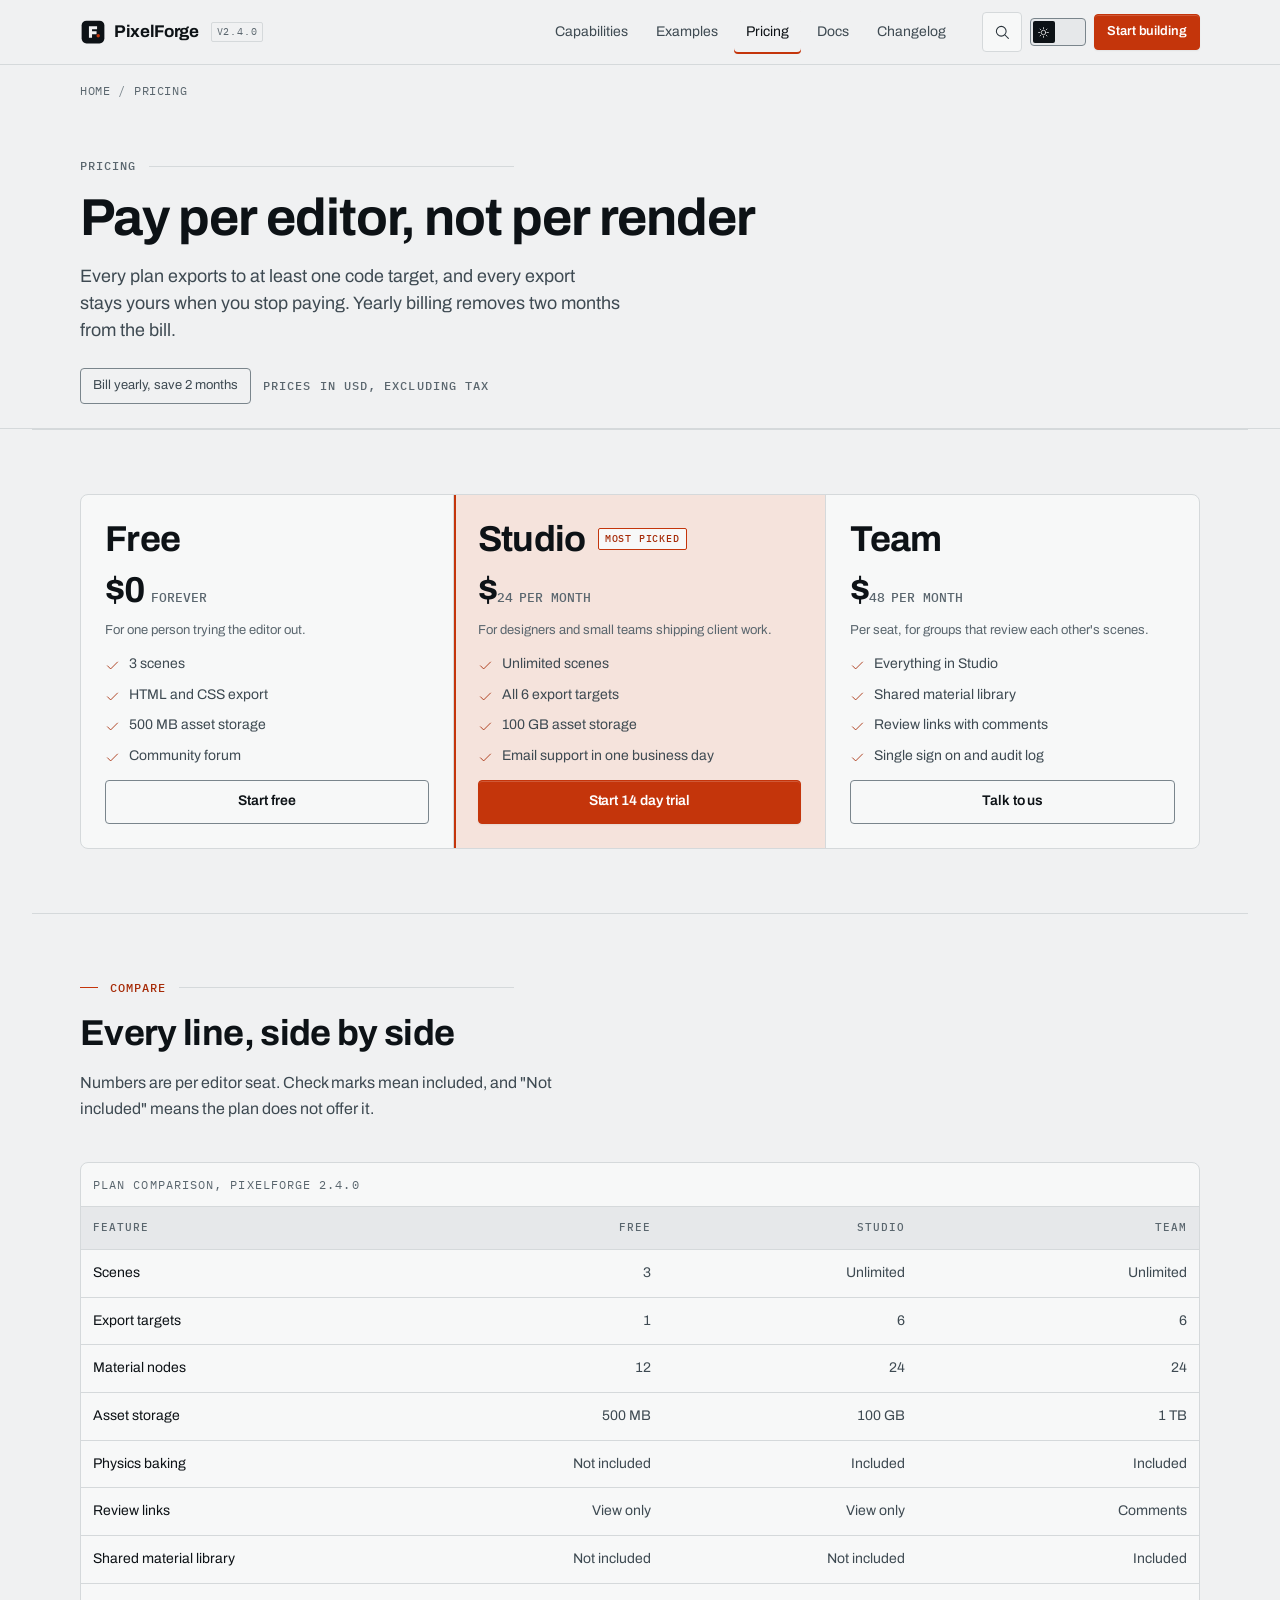
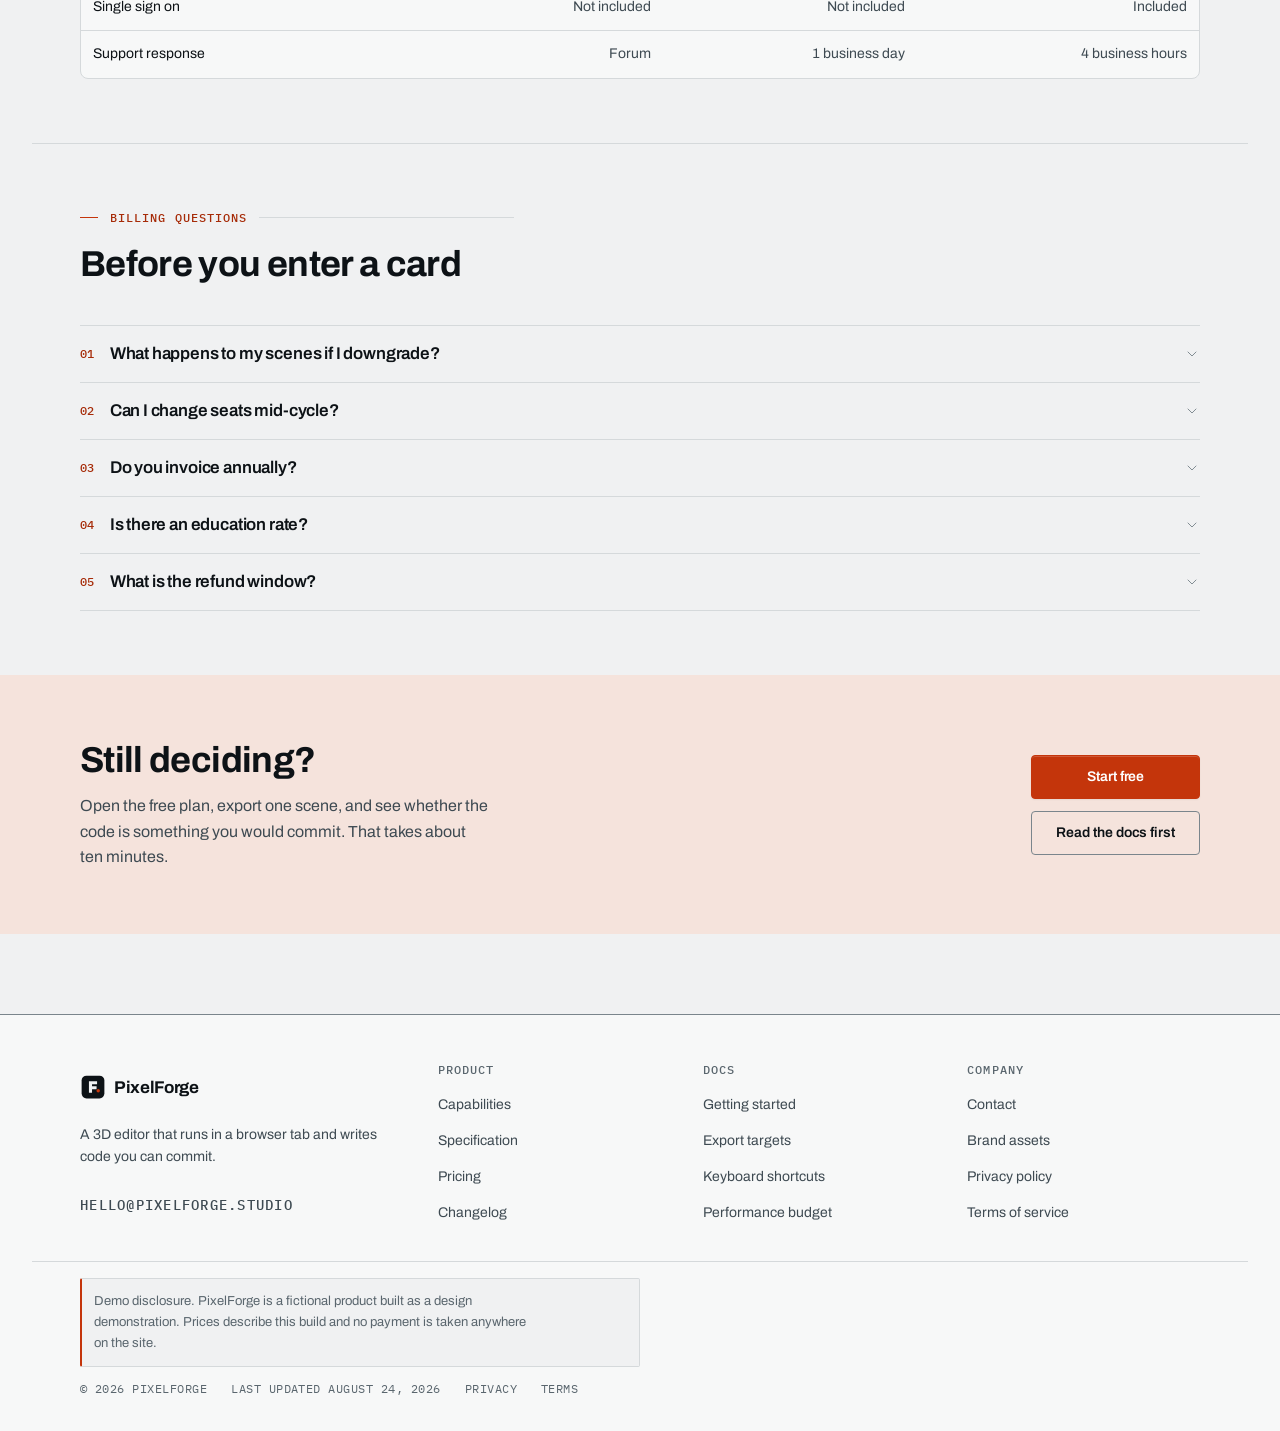
<file: pricing.html>
<!DOCTYPE html>
<html lang="en" data-theme="light">
  <head>
    <meta charset="utf-8" />
    <meta name="viewport" content="width=device-width, initial-scale=1" />
    <title>Pricing · PixelForge</title>
    <meta
      name="description"
      content="PixelForge pricing: a free plan, Studio at $24 per month and Team at $48 per seat. Monthly or yearly billing, full feature comparison, and what happens when you downgrade."
    />
    <link rel="canonical" href="https://pixelforge-editor.netlify.app/pricing.html" />
    <meta name="robots" content="index, follow" />
    <meta name="theme-color" content="#f0f1f2" />
    <meta name="color-scheme" content="light dark" />
    <meta property="og:type" content="website" />
    <meta property="og:url" content="https://pixelforge-editor.netlify.app/pricing.html" />
    <meta property="og:title" content="PixelForge pricing" />
    <meta property="og:description" content="Free, Studio and Team plans with a full feature comparison." />
    <meta property="og:image" content="https://pixelforge-editor.netlify.app/media/og-image.png" />
    <meta name="twitter:card" content="summary_large_image" />
    <link rel="icon" href="media/favicon.svg" type="image/svg+xml" />
    <link rel="icon" href="media/favicon-32.png" sizes="32x32" />
    <link rel="apple-touch-icon" href="media/apple-touch-icon.png" />
    <link rel="manifest" href="manifest.webmanifest" />
    <link rel="preload" href="fonts/archivo-latin-wght-normal.woff2" as="font" type="font/woff2" crossorigin />
    <link rel="preload" href="fonts/ibm-plex-mono-latin-400-normal.woff2" as="font" type="font/woff2" crossorigin />
    <link rel="stylesheet" href="styles/site.css" />
    <script src="scripts/theme.js"></script>
    <script src="scripts/site.js" defer></script>
  </head>

  <body>
    <a class="visually-hidden" href="#main">Skip to content</a>
    <div class="progress" aria-hidden="true"><div class="progress__bar"></div></div>

    <header class="masthead">
      <div class="container header-inner">
        <a class="brand" href="index.html" aria-label="PixelForge, home">
          <picture>
            <source srcset="media/logo-mark-dark.svg" media="(prefers-color-scheme: dark)" />
            <img class="brand__mark" src="media/logo-mark.svg" alt="" width="26" height="26" decoding="async" />
          </picture>
          <span class="brand__word">PixelForge</span>
          <span class="brand__badge" translate="no">v2.4.0</span>
        </a>
        <nav class="nav" aria-label="Main">
          <a class="nav__link" href="index.html#capabilities">Capabilities</a>
          <a class="nav__link" href="index.html#examples">Examples</a>
          <a class="nav__link" href="pricing.html" aria-current="page">Pricing</a>
          <a class="nav__link" href="docs.html">Docs</a>
          <a class="nav__link" href="changelog.html">Changelog</a>
        </nav>
        <div class="header-actions">
          <button class="icon-btn" type="button" data-search-open aria-label="Search this site">
            <span class="i i--search" aria-hidden="true"></span>
          </button>
          <button class="theme-toggle" type="button" data-theme-toggle aria-pressed="false">
            <span class="theme-toggle__thumb" aria-hidden="true">
              <span class="i i--sun" aria-hidden="true"></span>
            </span>
            <span class="visually-hidden">Theme: <span data-theme-label>Light</span></span>
          </button>
          <a class="btn btn--primary btn--sm" href="contact.html" data-append-utm>Start building</a>
          <button class="nav-toggle" type="button" data-nav-toggle aria-expanded="false" aria-controls="mobile-nav">
            <span class="i i--menu" aria-hidden="true"></span>
            Menu
          </button>
        </div>
      </div>
    </header>

    <div class="mobile-nav" id="mobile-nav" hidden>
      <nav aria-label="Mobile">
        <a href="index.html#capabilities">Capabilities</a>
        <a href="index.html#examples">Examples</a>
        <a href="pricing.html">Pricing</a>
        <a href="docs.html">Docs</a>
        <a href="changelog.html">Changelog</a>
        <a href="contact.html">Contact</a>
      </nav>
      <div class="mobile-actions">
        <a class="btn btn--primary" href="contact.html" data-append-utm>Start building</a>
        <button class="btn btn--secondary" type="button" data-search-open>Search this site</button>
      </div>
    </div>

    <main id="main">
      <div class="container">
        <nav aria-label="Breadcrumb">
          <ol class="breadcrumbs" role="list">
            <li><a href="index.html">Home</a></li>
            <li><span aria-current="page">Pricing</span></li>
          </ol>
        </nav>
      </div>

      <section class="page-head">
        <div class="container">
          <p class="overline">Pricing</p>
          <h1>Pay per editor, not per render</h1>
          <p class="deck mt-4">
            Every plan exports to at least one code target, and every export stays yours when you
            stop paying. Yearly billing removes two months from the bill.
          </p>
          <div style="display: flex; align-items: center; gap: var(--s-3); margin-top: var(--s-5)">
            <button class="chip" type="button" data-billing-toggle aria-pressed="false">
              Bill yearly, save 2 months
            </button>
            <span class="mono t-quiet">Prices in USD, excluding tax</span>
          </div>
        </div>
      </section>

      <section class="section container" aria-label="Plans">
        <div class="plans">
          <article class="plan">
            <div class="plan__name"><h2>Free</h2></div>
            <p class="plan__price num">$0 <span>forever</span></p>
            <p class="plan__note">For one person trying the editor out.</p>
            <ul class="plan__list" role="list">
              <li><span class="i i--check" aria-hidden="true"></span>3 scenes</li>
              <li><span class="i i--check" aria-hidden="true"></span>HTML and CSS export</li>
              <li><span class="i i--check" aria-hidden="true"></span>500 MB asset storage</li>
              <li><span class="i i--check" aria-hidden="true"></span>Community forum</li>
            </ul>
            <a class="btn btn--secondary" href="contact.html">Start free</a>
          </article>

          <article class="plan plan--featured">
            <div class="plan__name"><h2>Studio</h2><span class="badge">Most picked</span></div>
            <p class="plan__price num">
              $<span data-monthly="24" data-yearly="19">24</span>
              <span data-cycle-label>per month</span>
            </p>
            <p class="plan__note">For designers and small teams shipping client work.</p>
            <ul class="plan__list" role="list">
              <li><span class="i i--check" aria-hidden="true"></span>Unlimited scenes</li>
              <li><span class="i i--check" aria-hidden="true"></span>All 6 export targets</li>
              <li><span class="i i--check" aria-hidden="true"></span>100 GB asset storage</li>
              <li><span class="i i--check" aria-hidden="true"></span>Email support in one business day</li>
            </ul>
            <a class="btn btn--primary" href="contact.html" data-append-utm>Start 14 day trial</a>
          </article>

          <article class="plan">
            <div class="plan__name"><h2>Team</h2></div>
            <p class="plan__price num">
              $<span data-monthly="48" data-yearly="38">48</span>
              <span data-cycle-label>per month</span>
            </p>
            <p class="plan__note">Per seat, for groups that review each other's scenes.</p>
            <ul class="plan__list" role="list">
              <li><span class="i i--check" aria-hidden="true"></span>Everything in Studio</li>
              <li><span class="i i--check" aria-hidden="true"></span>Shared material library</li>
              <li><span class="i i--check" aria-hidden="true"></span>Review links with comments</li>
              <li><span class="i i--check" aria-hidden="true"></span>Single sign on and audit log</li>
            </ul>
            <a class="btn btn--secondary" href="contact.html">Talk to us</a>
          </article>
        </div>
      </section>

      <section class="section container" aria-labelledby="compare-title">
        <div class="section__head">
          <p class="section-index">Compare</p>
          <h2 id="compare-title">Every line, side by side</h2>
          <p class="section__intro">
            Numbers are per editor seat. Check marks mean included, and "Not included" means the plan
            does not offer it.
          </p>
        </div>

        <div class="table-wrap">
          <div class="table-scroll">
            <table class="data">
              <caption>Plan comparison, PixelForge 2.4.0</caption>
              <thead>
                <tr>
                  <th scope="col">Feature</th>
                  <th scope="col" class="num-col">Free</th>
                  <th scope="col" class="num-col">Studio</th>
                  <th scope="col" class="num-col">Team</th>
                </tr>
              </thead>
              <tbody>
                <tr>
                  <th scope="row">Scenes</th>
                  <td class="num-col">3</td>
                  <td class="num-col">Unlimited</td>
                  <td class="num-col">Unlimited</td>
                </tr>
                <tr>
                  <th scope="row">Export targets</th>
                  <td class="num-col">1</td>
                  <td class="num-col">6</td>
                  <td class="num-col">6</td>
                </tr>
                <tr>
                  <th scope="row">Material nodes</th>
                  <td class="num-col">12</td>
                  <td class="num-col">24</td>
                  <td class="num-col">24</td>
                </tr>
                <tr>
                  <th scope="row">Asset storage</th>
                  <td class="num-col">500 MB</td>
                  <td class="num-col">100 GB</td>
                  <td class="num-col">1 TB</td>
                </tr>
                <tr>
                  <th scope="row">Physics baking</th>
                  <td class="num-col">Not included</td>
                  <td class="num-col">Included</td>
                  <td class="num-col">Included</td>
                </tr>
                <tr>
                  <th scope="row">Review links</th>
                  <td class="num-col">View only</td>
                  <td class="num-col">View only</td>
                  <td class="num-col">Comments</td>
                </tr>
                <tr>
                  <th scope="row">Shared material library</th>
                  <td class="num-col">Not included</td>
                  <td class="num-col">Not included</td>
                  <td class="num-col">Included</td>
                </tr>
                <tr>
                  <th scope="row">Single sign on</th>
                  <td class="num-col">Not included</td>
                  <td class="num-col">Not included</td>
                  <td class="num-col">Included</td>
                </tr>
                <tr>
                  <th scope="row">Support response</th>
                  <td class="num-col">Forum</td>
                  <td class="num-col">1 business day</td>
                  <td class="num-col">4 business hours</td>
                </tr>
              </tbody>
            </table>
          </div>
        </div>
      </section>

      <section class="section container" aria-labelledby="billing-faq-title">
        <div class="section__head">
          <p class="section-index">Billing questions</p>
          <h2 id="billing-faq-title">Before you enter a card</h2>
        </div>

        <div class="faq">
          <div class="faq__item" data-faq-item="downgrade">
            <h3>
              <button class="faq__q" type="button" id="faq-btn-downgrade">
                <span class="faq__no">01</span>
                What happens to my scenes if I downgrade?
                <span class="i faq__chev i--chevron" aria-hidden="true"></span>
              </button>
            </h3>
            <div class="faq__a">
              <div>
                <p>
                  Nothing is deleted. Scenes above your plan's limit stay readable and
                  exportable, you just cannot open them for editing until you free a slot or move
                  back up.
                </p>
              </div>
            </div>
          </div>
          <div class="faq__item" data-faq-item="seats-change">
            <h3>
              <button class="faq__q" type="button" id="faq-btn-seats-change">
                <span class="faq__no">02</span>
                Can I change seats mid-cycle?
                <span class="i faq__chev i--chevron" aria-hidden="true"></span>
              </button>
            </h3>
            <div class="faq__a">
              <div>
                <p>
                  Yes. Added seats are prorated to the day, and removed seats stay active until
                  the end of the period you already paid for.
                </p>
              </div>
            </div>
          </div>
          <div class="faq__item" data-faq-item="invoice">
            <h3>
              <button class="faq__q" type="button" id="faq-btn-invoice">
                <span class="faq__no">03</span>
                Do you invoice annually?
                <span class="i faq__chev i--chevron" aria-hidden="true"></span>
              </button>
            </h3>
            <div class="faq__a">
              <div>
                <p>
                  Team plans can be invoiced yearly with a purchase order. Ask on the
                  <a href="contact.html">contact page</a> and we will send the paperwork.
                </p>
              </div>
            </div>
          </div>
          <div class="faq__item" data-faq-item="education">
            <h3>
              <button class="faq__q" type="button" id="faq-btn-education">
                <span class="faq__no">04</span>
                Is there an education rate?
                <span class="i faq__chev i--chevron" aria-hidden="true"></span>
              </button>
            </h3>
            <div class="faq__a">
              <div>
                <p>
                  Students and teaching staff get Studio free for a year with an institutional
                  email address. Send the address from the contact page.
                </p>
              </div>
            </div>
          </div>
          <div class="faq__item" data-faq-item="refund">
            <h3>
              <button class="faq__q" type="button" id="faq-btn-refund">
                <span class="faq__no">05</span>
                What is the refund window?
                <span class="i faq__chev i--chevron" aria-hidden="true"></span>
              </button>
            </h3>
            <div class="faq__a">
              <div>
                <p>
                  Thirty days, no questions. Write to
                  <a href="mailto:hello@pixelforge.studio">hello@pixelforge.studio</a> and the
                  money goes back the way it came.
                </p>
              </div>
            </div>
          </div>
        </div>
      </section>

      <section class="section section--tint" aria-labelledby="pricing-cta">
        <div class="container cta-band">
          <div>
            <h2 id="pricing-cta">Still deciding?</h2>
            <p class="mt-3">
              Open the free plan, export one scene, and see whether the code is something you
              would commit. That takes about ten minutes.
            </p>
          </div>
          <div style="display: grid; gap: var(--s-3)">
            <a class="btn btn--primary" href="contact.html" data-append-utm>Start free</a>
            <a class="btn btn--secondary" href="docs.html">Read the docs first</a>
          </div>
        </div>
      </section>
    </main>

    <footer class="site-footer">
      <div class="container footer-grid">
        <div class="footer-brand">
          <a class="brand" href="index.html" aria-label="PixelForge, home">
            <picture>
            <source srcset="media/logo-mark-dark.svg" media="(prefers-color-scheme: dark)" />
            <img class="brand__mark" src="media/logo-mark.svg" alt="" width="26" height="26" decoding="async" />
          </picture>
            <span class="brand__word">PixelForge</span>
          </a>
          <p>A 3D editor that runs in a browser tab and writes code you can commit.</p>
          <p class="mono">hello@pixelforge.studio</p>
        </div>
        <div class="footer-col">
          <h2>Product</h2>
          <ul role="list">
            <li><a href="index.html#capabilities">Capabilities</a></li>
            <li><a href="index.html#spec">Specification</a></li>
            <li><a href="pricing.html">Pricing</a></li>
            <li><a href="changelog.html">Changelog</a></li>
          </ul>
        </div>
        <div class="footer-col">
          <h2>Docs</h2>
          <ul role="list">
            <li><a href="docs.html">Getting started</a></li>
            <li><a href="docs.html#export">Export targets</a></li>
            <li><a href="docs.html#shortcuts">Keyboard shortcuts</a></li>
            <li><a href="docs.html#performance">Performance budget</a></li>
          </ul>
        </div>
        <div class="footer-col">
          <h2>Company</h2>
          <ul role="list">
            <li><a href="contact.html">Contact</a></li>
            <li><a href="brand.html">Brand assets</a></li>
            <li><a href="privacy.html">Privacy policy</a></li>
            <li><a href="terms.html">Terms of service</a></li>
          </ul>
        </div>
      </div>
      <div class="container footer-note">
        <div class="disclosure">
          <p>
            <strong>Demo disclosure.</strong> PixelForge is a fictional product built as a design
            demonstration. Prices describe this build and no payment is taken anywhere on the
            site.
          </p>
        </div>
        <div class="footer-bottom">
          <span>© 2026 PixelForge</span>
          <span>Last updated <time data-date datetime="2026-08-24">24 August 2026</time></span>
          <a href="privacy.html">Privacy</a>
          <a href="terms.html">Terms</a>
        </div>
      </div>
    </footer>

    <a class="floating-contact" href="contact.html" data-floating-cta data-append-utm>Talk to us</a>
    <button class="to-top" type="button" data-to-top aria-label="Back to top">
      <span class="i i--arrow-up" aria-hidden="true"></span>
    </button>
    <div class="toast-region" role="status" aria-live="polite" aria-atomic="false"></div>

    <div class="backdrop" id="search-overlay" hidden>
      <div class="search-panel" role="dialog" aria-modal="true" aria-label="Search this site">
        <div class="search-field">
          <span class="i i--search" aria-hidden="true"></span>
          <label class="visually-hidden" for="search-input">Search this site</label>
          <input id="search-input" type="search" placeholder="Search pages, docs and sections…" autocomplete="off" spellcheck="false" />
          <button class="btn btn--quiet btn--sm" type="button" data-search-close>Esc</button>
        </div>
        <ul class="search-results" id="search-results" role="list"></ul>
      </div>
    </div>
  </body>
</html>
</file>
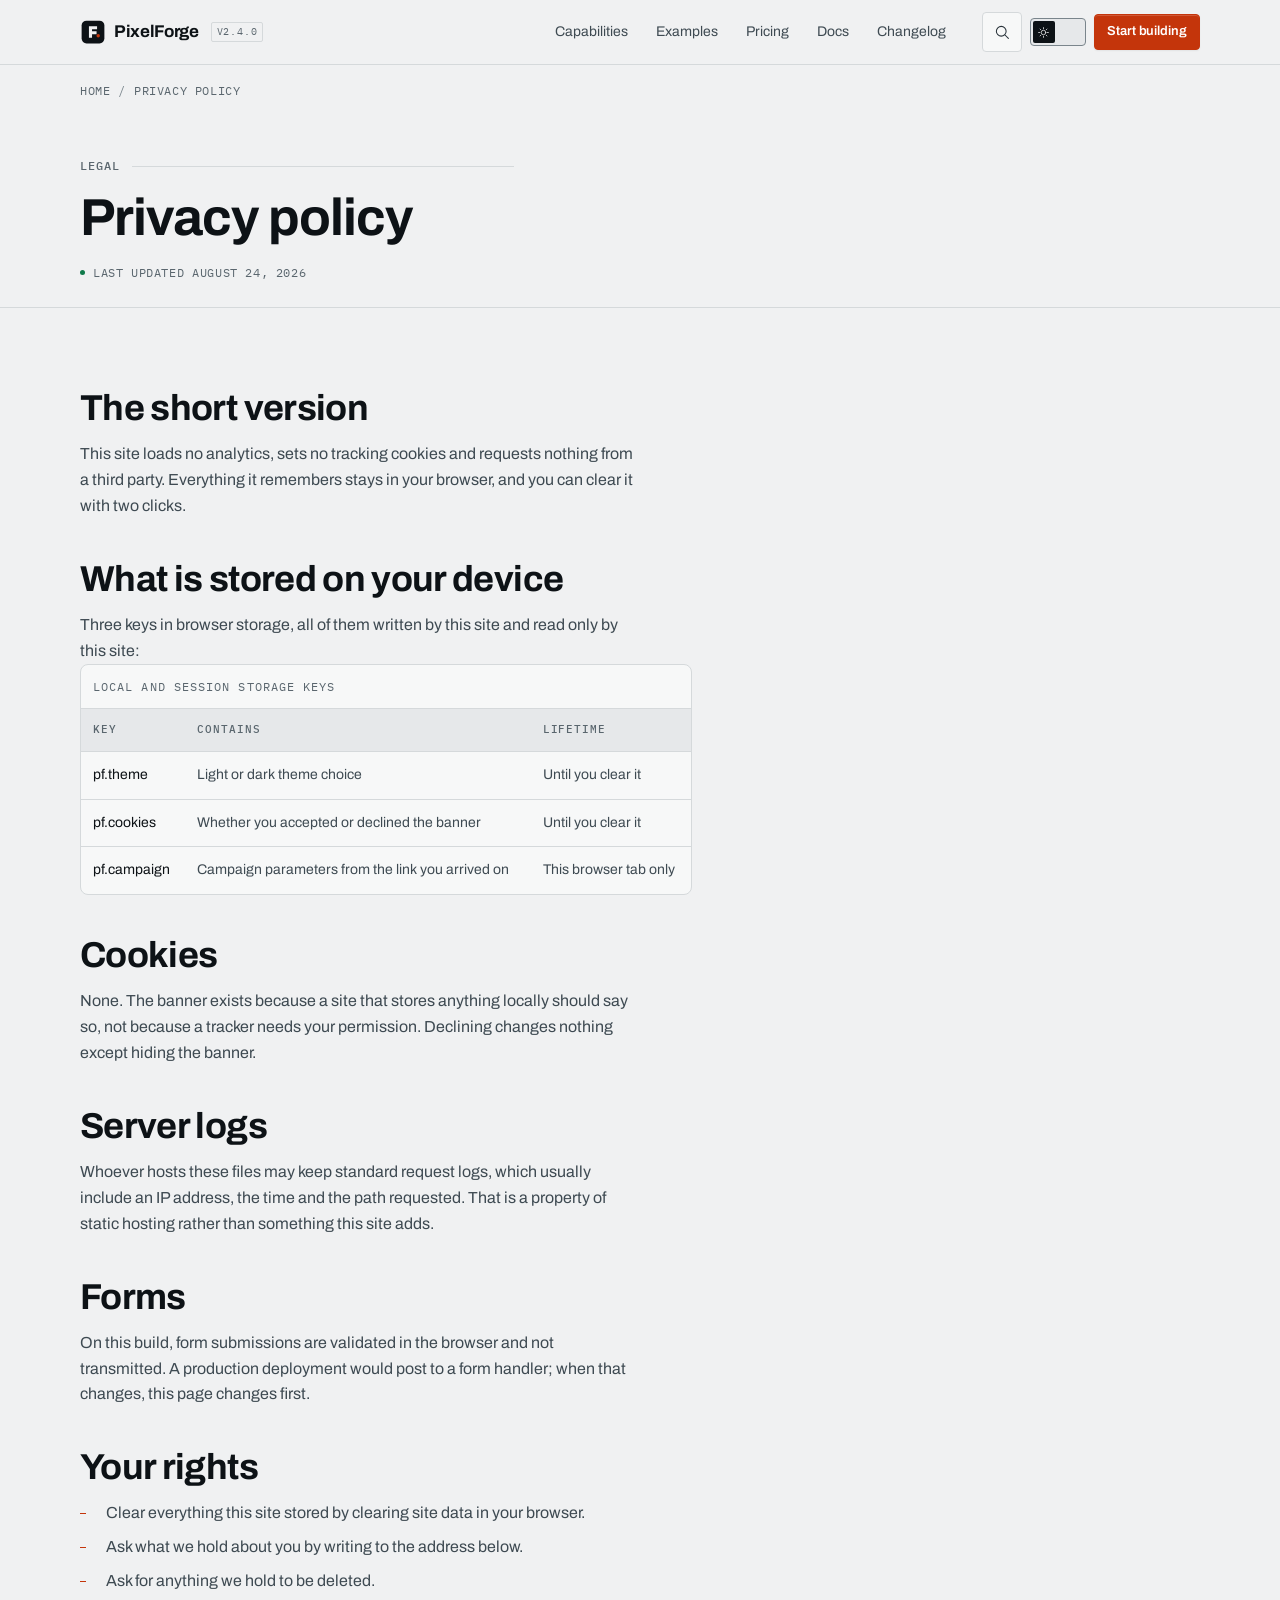
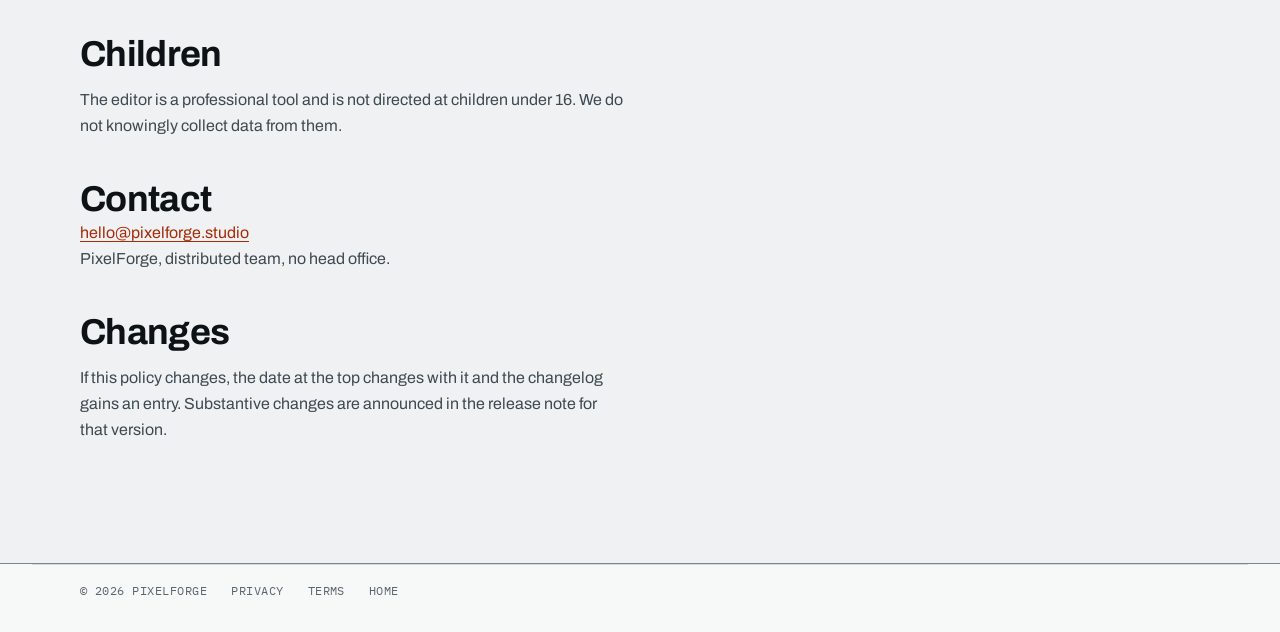
<file: privacy.html>
<!DOCTYPE html>
<html lang="en" data-theme="light">
  <head>
    <meta charset="utf-8" />
    <meta name="viewport" content="width=device-width, initial-scale=1" />
    <title>Privacy policy · PixelForge</title>
    <meta
      name="description"
      content="What PixelForge stores on your device, what it does not collect, and how to clear it. No analytics, no tracking cookies, no third-party scripts."
    />
    <link rel="canonical" href="https://pixelforge-editor.netlify.app/privacy.html" />
    <meta name="robots" content="index, follow" />
    <meta name="theme-color" content="#f0f1f2" />
    <meta name="color-scheme" content="light dark" />
    <meta property="og:type" content="website" />
    <meta property="og:url" content="https://pixelforge-editor.netlify.app/privacy.html" />
    <meta property="og:title" content="PixelForge privacy policy" />
    <meta property="og:description" content="No analytics, no tracking cookies, no third-party scripts." />
    <meta property="og:image" content="https://pixelforge-editor.netlify.app/media/og-image.png" />
    <link rel="icon" href="media/favicon.svg" type="image/svg+xml" />
    <link rel="icon" href="media/favicon-32.png" sizes="32x32" />
    <link rel="apple-touch-icon" href="media/apple-touch-icon.png" />
    <link rel="manifest" href="manifest.webmanifest" />
    <link rel="preload" href="fonts/archivo-latin-wght-normal.woff2" as="font" type="font/woff2" crossorigin />
    <link rel="preload" href="fonts/ibm-plex-mono-latin-400-normal.woff2" as="font" type="font/woff2" crossorigin />
    <link rel="stylesheet" href="styles/site.css" />
    <script src="scripts/theme.js"></script>
    <script src="scripts/site.js" defer></script>
  </head>

  <body>
    <a class="visually-hidden" href="#main">Skip to content</a>
    <div class="progress" aria-hidden="true"><div class="progress__bar"></div></div>

    <header class="masthead">
      <div class="container header-inner">
        <a class="brand" href="index.html" aria-label="PixelForge, home">
          <picture>
            <source srcset="media/logo-mark-dark.svg" media="(prefers-color-scheme: dark)" />
            <img class="brand__mark" src="media/logo-mark.svg" alt="" width="26" height="26" decoding="async" />
          </picture>
          <span class="brand__word">PixelForge</span>
          <span class="brand__badge" translate="no">v2.4.0</span>
        </a>
        <nav class="nav" aria-label="Main">
          <a class="nav__link" href="index.html#capabilities">Capabilities</a>
          <a class="nav__link" href="index.html#examples">Examples</a>
          <a class="nav__link" href="pricing.html">Pricing</a>
          <a class="nav__link" href="docs.html">Docs</a>
          <a class="nav__link" href="changelog.html">Changelog</a>
        </nav>
        <div class="header-actions">
          <button class="icon-btn" type="button" data-search-open aria-label="Search this site">
            <span class="i i--search" aria-hidden="true"></span>
          </button>
          <button class="theme-toggle" type="button" data-theme-toggle aria-pressed="false">
            <span class="theme-toggle__thumb" aria-hidden="true">
              <span class="i i--sun" aria-hidden="true"></span>
            </span>
            <span class="visually-hidden">Theme: <span data-theme-label>Light</span></span>
          </button>
          <a class="btn btn--primary btn--sm" href="contact.html" data-append-utm>Start building</a>
          <button class="nav-toggle" type="button" data-nav-toggle aria-expanded="false" aria-controls="mobile-nav">
            <span class="i i--menu" aria-hidden="true"></span>
            Menu
          </button>
        </div>
      </div>
    </header>

    <div class="mobile-nav" id="mobile-nav" hidden>
      <nav aria-label="Mobile">
        <a href="index.html#capabilities">Capabilities</a>
        <a href="index.html#examples">Examples</a>
        <a href="pricing.html">Pricing</a>
        <a href="docs.html">Docs</a>
        <a href="changelog.html">Changelog</a>
        <a href="contact.html">Contact</a>
      </nav>
      <div class="mobile-actions">
        <a class="btn btn--primary" href="contact.html" data-append-utm>Start building</a>
        <button class="btn btn--secondary" type="button" data-search-open>Search this site</button>
      </div>
    </div>

    <main id="main">
      <div class="container">
        <nav aria-label="Breadcrumb">
          <ol class="breadcrumbs" role="list">
            <li><a href="index.html">Home</a></li>
            <li><span aria-current="page">Privacy policy</span></li>
          </ol>
        </nav>
      </div>

      <section class="page-head">
        <div class="container">
          <p class="overline">Legal</p>
          <h1>Privacy policy</h1>
          <p class="updated mt-4">
            Last updated <time data-date datetime="2026-08-24">24 August 2026</time>
          </p>
        </div>
      </section>

      <section class="container pblock-7">
        <div class="prose">
          <h2>The short version</h2>
          <p>
            This site loads no analytics, sets no tracking cookies and requests nothing from a
            third party. Everything it remembers stays in your browser, and you can clear it with
            two clicks.
          </p>

          <h2>What is stored on your device</h2>
          <p>
            Three keys in browser storage, all of them written by this site and read only by this
            site:
          </p>
          <div class="table-wrap">
            <table class="data">
              <caption>Local and session storage keys</caption>
              <thead>
                <tr>
                  <th scope="col">Key</th>
                  <th scope="col">Contains</th>
                  <th scope="col">Lifetime</th>
                </tr>
              </thead>
              <tbody>
                <tr>
                  <th scope="row" translate="no">pf.theme</th>
                  <td>Light or dark theme choice</td>
                  <td>Until you clear it</td>
                </tr>
                <tr>
                  <th scope="row" translate="no">pf.cookies</th>
                  <td>Whether you accepted or declined the banner</td>
                  <td>Until you clear it</td>
                </tr>
                <tr>
                  <th scope="row" translate="no">pf.campaign</th>
                  <td>Campaign parameters from the link you arrived on</td>
                  <td>This browser tab only</td>
                </tr>
              </tbody>
            </table>
          </div>

          <h2>Cookies</h2>
          <p>
            None. The banner exists because a site that stores anything locally should say so,
            not because a tracker needs your permission. Declining changes nothing except hiding
            the banner.
          </p>

          <h2>Server logs</h2>
          <p>
            Whoever hosts these files may keep standard request logs, which usually include an IP
            address, the time and the path requested. That is a property of static hosting rather
            than something this site adds.
          </p>

          <h2>Forms</h2>
          <p>
            On this build, form submissions are validated in the browser and not transmitted. A
            production deployment would post to a form handler; when that changes, this page
            changes first.
          </p>

          <h2>Your rights</h2>
          <ul role="list">
            <li>Clear everything this site stored by clearing site data in your browser.</li>
            <li>Ask what we hold about you by writing to the address below.</li>
            <li>Ask for anything we hold to be deleted.</li>
          </ul>

          <h2>Children</h2>
          <p>
            The editor is a professional tool and is not directed at children under 16. We do not
            knowingly collect data from them.
          </p>

          <h2>Contact</h2>
          <address>
            <a href="mailto:hello@pixelforge.studio">hello@pixelforge.studio</a><br />
            PixelForge, distributed team, no head office.
          </address>

          <h2>Changes</h2>
          <p>
            If this policy changes, the date at the top changes with it and the changelog gains an
            entry. Substantive changes are announced in the release note for that version.
          </p>
        </div>
      </section>
    </main>

    <footer class="site-footer">
      <div class="container footer-note">
        <div class="footer-bottom">
          <span>© 2026 PixelForge</span>
          <a href="privacy.html">Privacy</a>
          <a href="terms.html">Terms</a>
          <a href="index.html">Home</a>
        </div>
      </div>
    </footer>

    <button class="to-top" type="button" data-to-top aria-label="Back to top">
      <span class="i i--arrow-up" aria-hidden="true"></span>
    </button>
    <div class="toast-region" role="status" aria-live="polite" aria-atomic="false"></div>

    <div class="backdrop" id="search-overlay" hidden>
      <div class="search-panel" role="dialog" aria-modal="true" aria-label="Search this site">
        <div class="search-field">
          <span class="i i--search" aria-hidden="true"></span>
          <label class="visually-hidden" for="search-input">Search this site</label>
          <input id="search-input" type="search" placeholder="Search pages, docs and sections…" autocomplete="off" spellcheck="false" />
          <button class="btn btn--quiet btn--sm" type="button" data-search-close>Esc</button>
        </div>
        <ul class="search-results" id="search-results" role="list"></ul>
      </div>
    </div>
  </body>
</html>
</file>
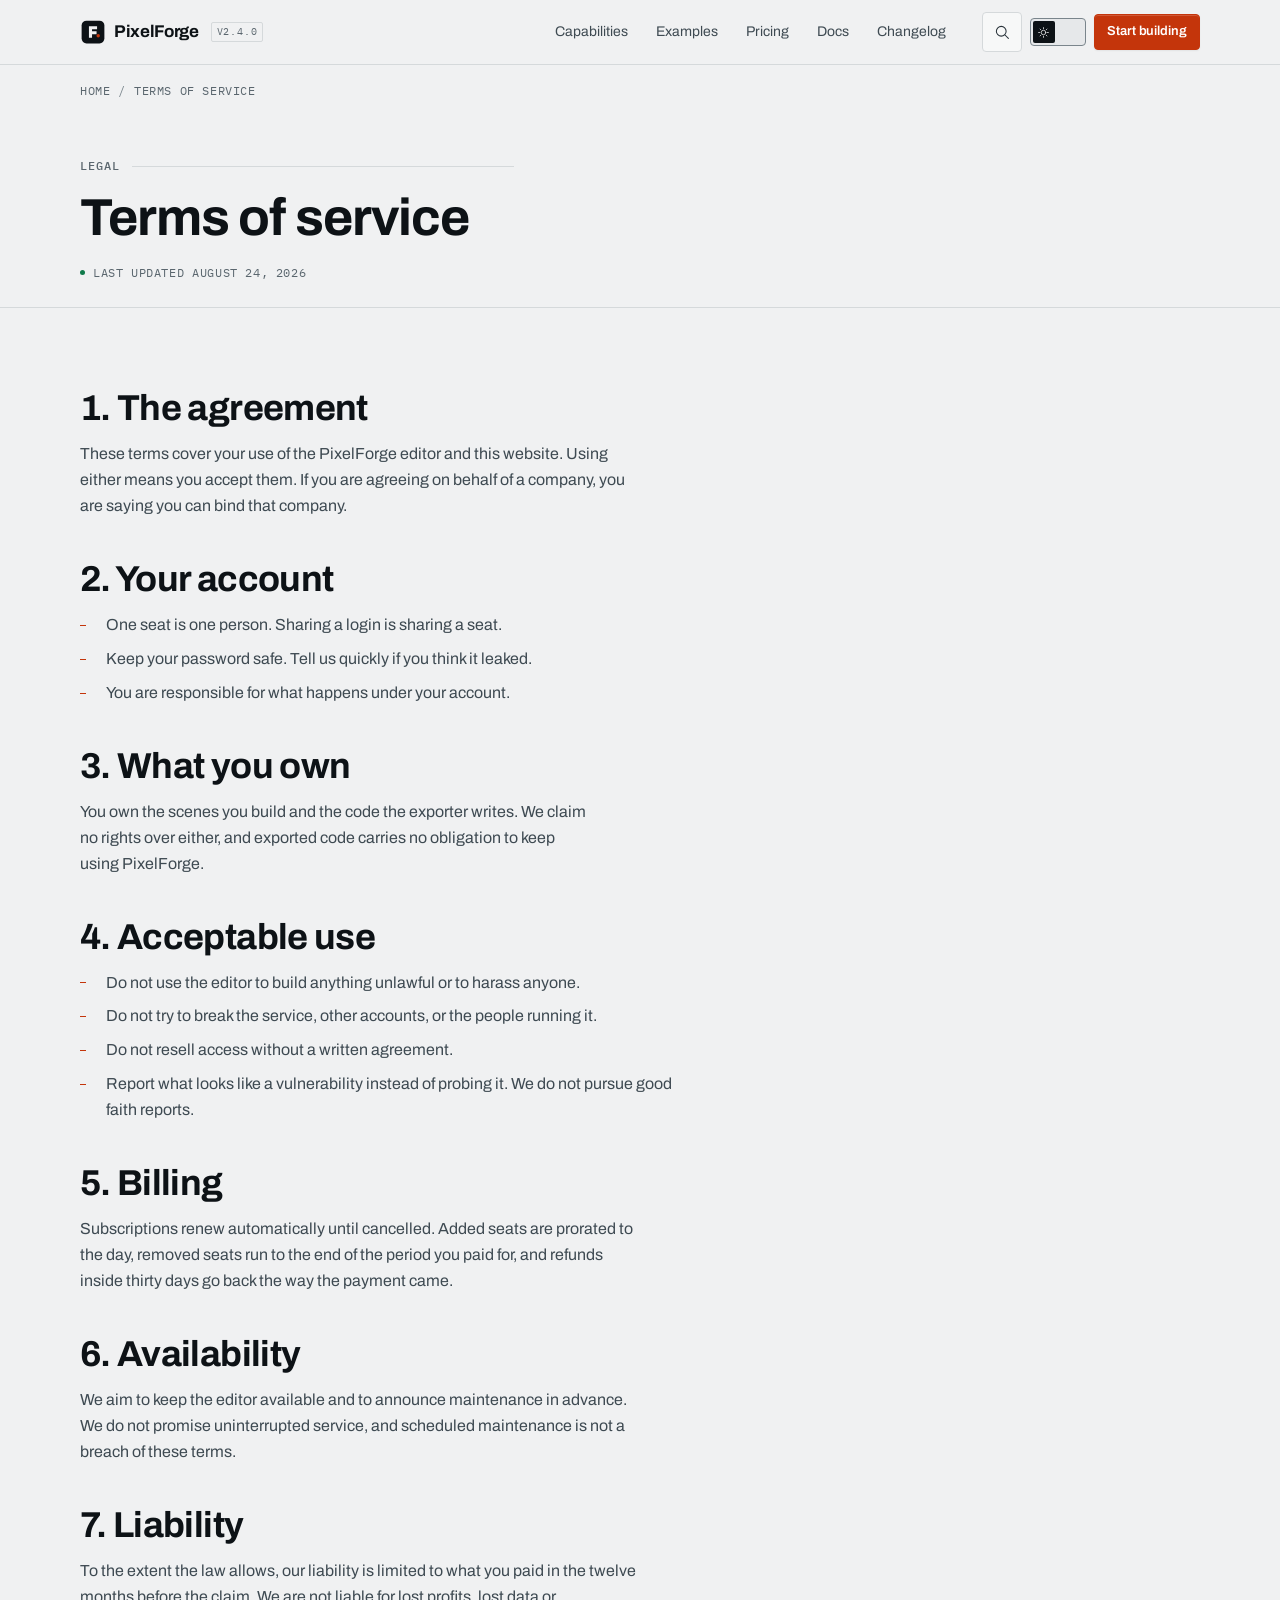
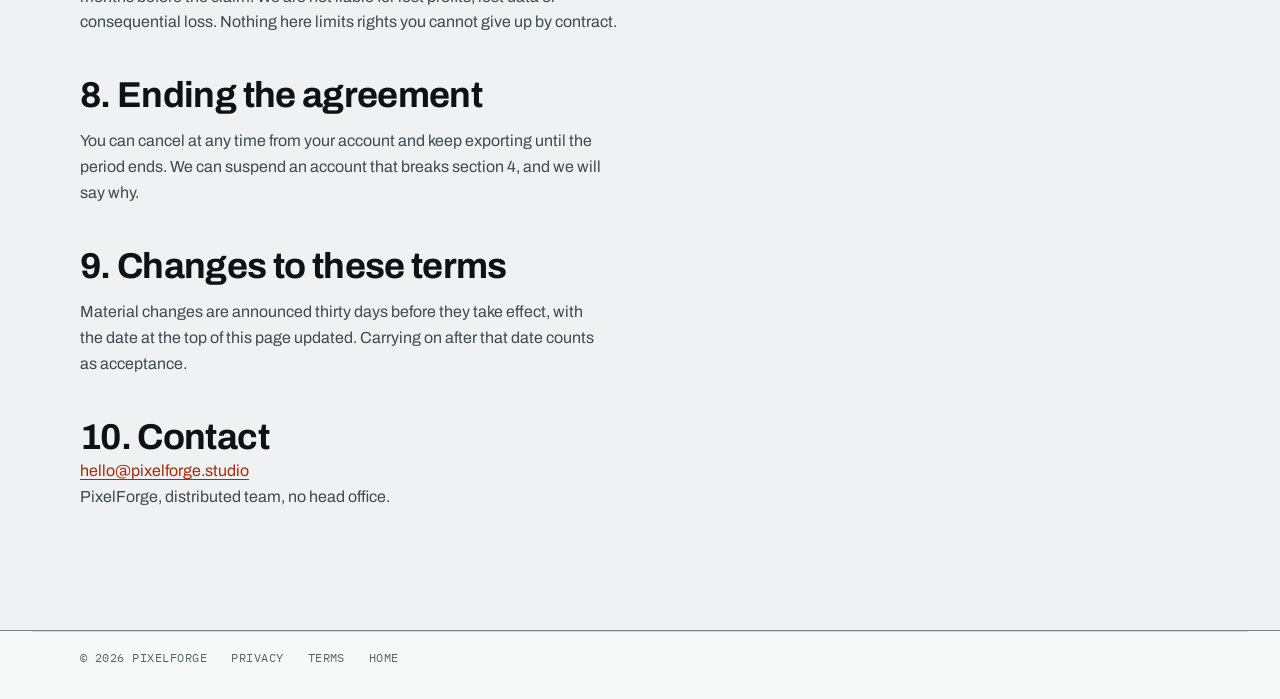
<file: terms.html>
<!DOCTYPE html>
<html lang="en" data-theme="light">
  <head>
    <meta charset="utf-8" />
    <meta name="viewport" content="width=device-width, initial-scale=1" />
    <title>Terms of service · PixelForge</title>
    <meta
      name="description"
      content="The terms that cover using the PixelForge editor: accounts, acceptable use, billing, what we are liable for, and how to end the agreement."
    />
    <link rel="canonical" href="https://pixelforge-editor.netlify.app/terms.html" />
    <meta name="robots" content="index, follow" />
    <meta name="theme-color" content="#f0f1f2" />
    <meta name="color-scheme" content="light dark" />
    <meta property="og:type" content="website" />
    <meta property="og:url" content="https://pixelforge-editor.netlify.app/terms.html" />
    <meta property="og:title" content="PixelForge terms of service" />
    <meta property="og:description" content="Accounts, acceptable use, billing, liability and termination." />
    <meta property="og:image" content="https://pixelforge-editor.netlify.app/media/og-image.png" />
    <link rel="icon" href="media/favicon.svg" type="image/svg+xml" />
    <link rel="icon" href="media/favicon-32.png" sizes="32x32" />
    <link rel="apple-touch-icon" href="media/apple-touch-icon.png" />
    <link rel="manifest" href="manifest.webmanifest" />
    <link rel="preload" href="fonts/archivo-latin-wght-normal.woff2" as="font" type="font/woff2" crossorigin />
    <link rel="preload" href="fonts/ibm-plex-mono-latin-400-normal.woff2" as="font" type="font/woff2" crossorigin />
    <link rel="stylesheet" href="styles/site.css" />
    <script src="scripts/theme.js"></script>
    <script src="scripts/site.js" defer></script>
  </head>

  <body>
    <a class="visually-hidden" href="#main">Skip to content</a>
    <div class="progress" aria-hidden="true"><div class="progress__bar"></div></div>

    <header class="masthead">
      <div class="container header-inner">
        <a class="brand" href="index.html" aria-label="PixelForge, home">
          <picture>
            <source srcset="media/logo-mark-dark.svg" media="(prefers-color-scheme: dark)" />
            <img class="brand__mark" src="media/logo-mark.svg" alt="" width="26" height="26" decoding="async" />
          </picture>
          <span class="brand__word">PixelForge</span>
          <span class="brand__badge" translate="no">v2.4.0</span>
        </a>
        <nav class="nav" aria-label="Main">
          <a class="nav__link" href="index.html#capabilities">Capabilities</a>
          <a class="nav__link" href="index.html#examples">Examples</a>
          <a class="nav__link" href="pricing.html">Pricing</a>
          <a class="nav__link" href="docs.html">Docs</a>
          <a class="nav__link" href="changelog.html">Changelog</a>
        </nav>
        <div class="header-actions">
          <button class="icon-btn" type="button" data-search-open aria-label="Search this site">
            <span class="i i--search" aria-hidden="true"></span>
          </button>
          <button class="theme-toggle" type="button" data-theme-toggle aria-pressed="false">
            <span class="theme-toggle__thumb" aria-hidden="true">
              <span class="i i--sun" aria-hidden="true"></span>
            </span>
            <span class="visually-hidden">Theme: <span data-theme-label>Light</span></span>
          </button>
          <a class="btn btn--primary btn--sm" href="contact.html" data-append-utm>Start building</a>
          <button class="nav-toggle" type="button" data-nav-toggle aria-expanded="false" aria-controls="mobile-nav">
            <span class="i i--menu" aria-hidden="true"></span>
            Menu
          </button>
        </div>
      </div>
    </header>

    <div class="mobile-nav" id="mobile-nav" hidden>
      <nav aria-label="Mobile">
        <a href="index.html#capabilities">Capabilities</a>
        <a href="index.html#examples">Examples</a>
        <a href="pricing.html">Pricing</a>
        <a href="docs.html">Docs</a>
        <a href="changelog.html">Changelog</a>
        <a href="contact.html">Contact</a>
      </nav>
      <div class="mobile-actions">
        <a class="btn btn--primary" href="contact.html" data-append-utm>Start building</a>
        <button class="btn btn--secondary" type="button" data-search-open>Search this site</button>
      </div>
    </div>

    <main id="main">
      <div class="container">
        <nav aria-label="Breadcrumb">
          <ol class="breadcrumbs" role="list">
            <li><a href="index.html">Home</a></li>
            <li><span aria-current="page">Terms of service</span></li>
          </ol>
        </nav>
      </div>

      <section class="page-head">
        <div class="container">
          <p class="overline">Legal</p>
          <h1>Terms of service</h1>
          <p class="updated mt-4">
            Last updated <time data-date datetime="2026-08-24">24 August 2026</time>
          </p>
        </div>
      </section>

      <section class="container pblock-7">
        <div class="prose">
          <h2>1. The agreement</h2>
          <p>
            These terms cover your use of the PixelForge editor and this website. Using either
            means you accept them. If you are agreeing on behalf of a company, you are saying you
            can bind that company.
          </p>

          <h2>2. Your account</h2>
          <ul role="list">
            <li>One seat is one person. Sharing a login is sharing a seat.</li>
            <li>Keep your password safe. Tell us quickly if you think it leaked.</li>
            <li>You are responsible for what happens under your account.</li>
          </ul>

          <h2>3. What you own</h2>
          <p>
            You own the scenes you build and the code the exporter writes. We claim no rights over
            either, and exported code carries no obligation to keep using PixelForge.
          </p>

          <h2>4. Acceptable use</h2>
          <ul role="list">
            <li>Do not use the editor to build anything unlawful or to harass anyone.</li>
            <li>Do not try to break the service, other accounts, or the people running it.</li>
            <li>Do not resell access without a written agreement.</li>
            <li>Report what looks like a vulnerability instead of probing it. We do not pursue good faith reports.</li>
          </ul>

          <h2>5. Billing</h2>
          <p>
            Subscriptions renew automatically until cancelled. Added seats are prorated to the
            day, removed seats run to the end of the period you paid for, and refunds inside
            thirty days go back the way the payment came.
          </p>

          <h2>6. Availability</h2>
          <p>
            We aim to keep the editor available and to announce maintenance in advance. We do not
            promise uninterrupted service, and scheduled maintenance is not a breach of these
            terms.
          </p>

          <h2>7. Liability</h2>
          <p>
            To the extent the law allows, our liability is limited to what you paid in the twelve
            months before the claim. We are not liable for lost profits, lost data or
            consequential loss. Nothing here limits rights you cannot give up by contract.
          </p>

          <h2>8. Ending the agreement</h2>
          <p>
            You can cancel at any time from your account and keep exporting until the period
            ends. We can suspend an account that breaks section 4, and we will say why.
          </p>

          <h2>9. Changes to these terms</h2>
          <p>
            Material changes are announced thirty days before they take effect, with the date at
            the top of this page updated. Carrying on after that date counts as acceptance.
          </p>

          <h2>10. Contact</h2>
          <address>
            <a href="mailto:hello@pixelforge.studio">hello@pixelforge.studio</a><br />
            PixelForge, distributed team, no head office.
          </address>
        </div>
      </section>
    </main>

    <footer class="site-footer">
      <div class="container footer-note">
        <div class="footer-bottom">
          <span>© 2026 PixelForge</span>
          <a href="privacy.html">Privacy</a>
          <a href="terms.html">Terms</a>
          <a href="index.html">Home</a>
        </div>
      </div>
    </footer>

    <button class="to-top" type="button" data-to-top aria-label="Back to top">
      <span class="i i--arrow-up" aria-hidden="true"></span>
    </button>
    <div class="toast-region" role="status" aria-live="polite" aria-atomic="false"></div>

    <div class="backdrop" id="search-overlay" hidden>
      <div class="search-panel" role="dialog" aria-modal="true" aria-label="Search this site">
        <div class="search-field">
          <span class="i i--search" aria-hidden="true"></span>
          <label class="visually-hidden" for="search-input">Search this site</label>
          <input id="search-input" type="search" placeholder="Search pages, docs and sections…" autocomplete="off" spellcheck="false" />
          <button class="btn btn--quiet btn--sm" type="button" data-search-close>Esc</button>
        </div>
        <ul class="search-results" id="search-results" role="list"></ul>
      </div>
    </div>
  </body>
</html>
</file>
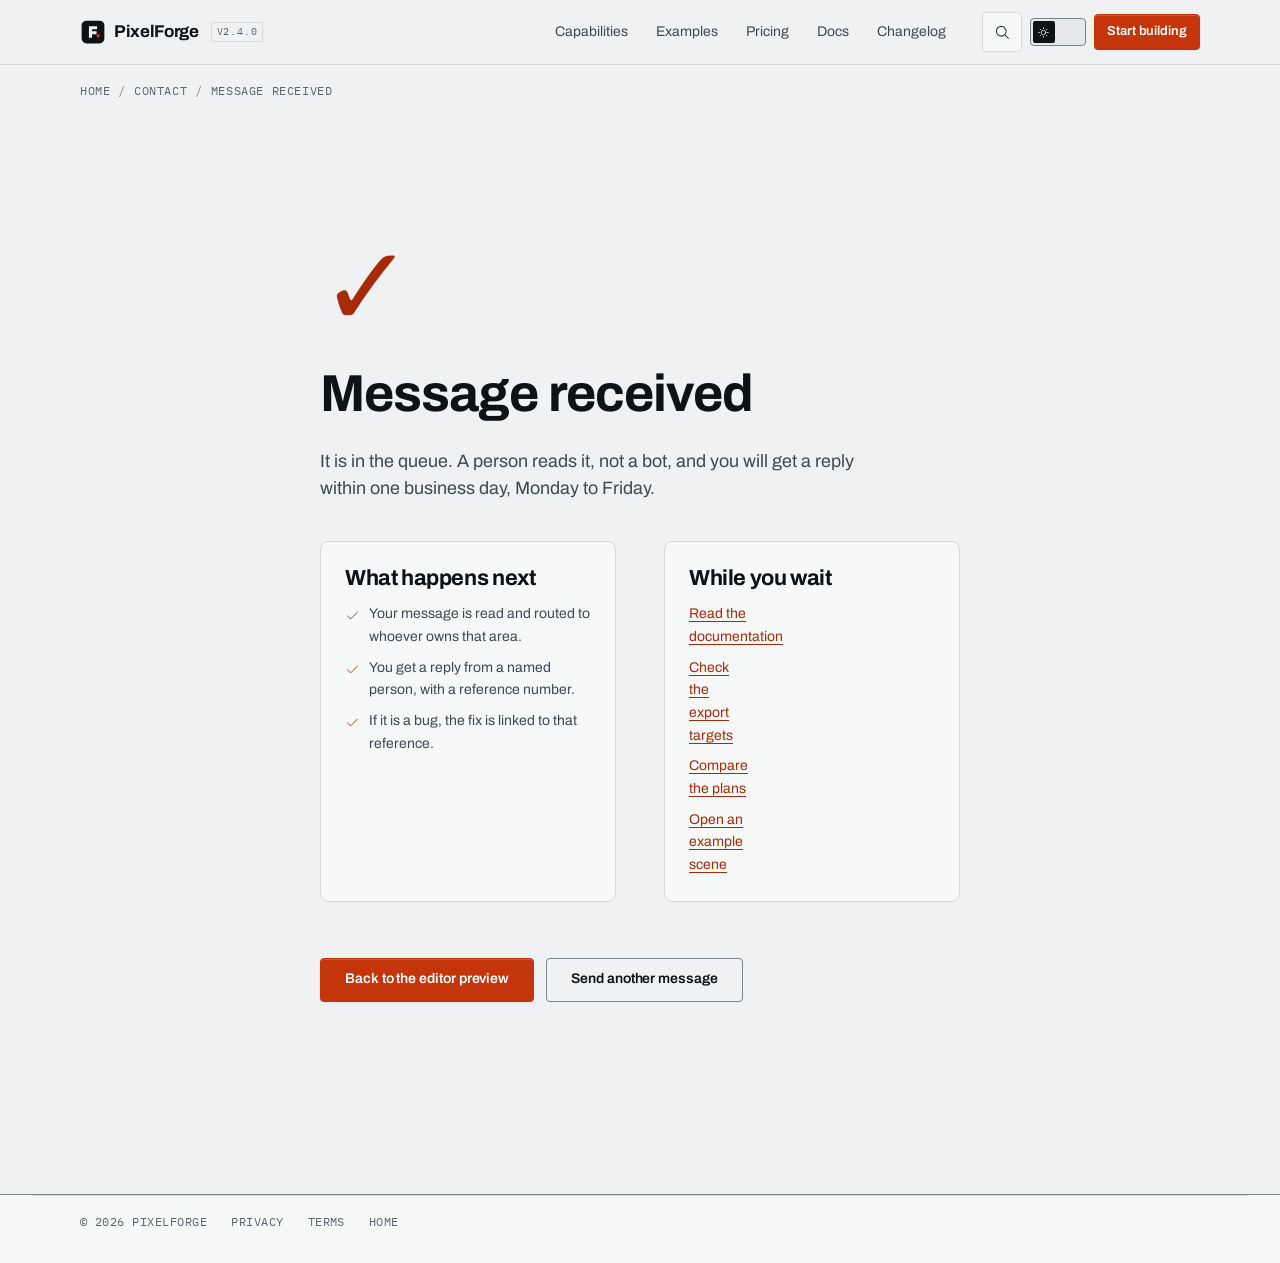
<file: thank-you.html>
<!DOCTYPE html>
<html lang="en" data-theme="light">
  <head>
    <meta charset="utf-8" />
    <meta name="viewport" content="width=device-width, initial-scale=1" />
    <title>Message received · PixelForge</title>
    <meta
      name="description"
      content="Your message reached the PixelForge inbox. What happens next, how fast we reply, and what to read while you wait."
    />
    <link rel="canonical" href="https://pixelforge-editor.netlify.app/thank-you.html" />
    <meta name="robots" content="noindex, follow" />
    <meta name="theme-color" content="#f0f1f2" />
    <meta name="color-scheme" content="light dark" />
    <meta property="og:type" content="website" />
    <meta property="og:url" content="https://pixelforge-editor.netlify.app/thank-you.html" />
    <meta property="og:title" content="Message received" />
    <meta property="og:description" content="Your message reached the PixelForge inbox." />
    <meta property="og:image" content="https://pixelforge-editor.netlify.app/media/og-image.png" />
    <meta name="twitter:card" content="summary_large_image" />
    <link rel="icon" href="media/favicon.svg" type="image/svg+xml" />
    <link rel="icon" href="media/favicon-32.png" sizes="32x32" />
    <link rel="apple-touch-icon" href="media/apple-touch-icon.png" />
    <link rel="manifest" href="manifest.webmanifest" />
    <link rel="preload" href="fonts/archivo-latin-wght-normal.woff2" as="font" type="font/woff2" crossorigin />
    <link rel="preload" href="fonts/ibm-plex-mono-latin-400-normal.woff2" as="font" type="font/woff2" crossorigin />
    <link rel="stylesheet" href="styles/site.css" />
    <script src="scripts/theme.js"></script>
    <script src="scripts/site.js" defer></script>
  </head>

  <body>
    <a class="visually-hidden" href="#main">Skip to content</a>
    <div class="progress" aria-hidden="true"><div class="progress__bar"></div></div>

    <header class="masthead">
      <div class="container header-inner">
        <a class="brand" href="index.html" aria-label="PixelForge, home">
          <picture>
            <source srcset="media/logo-mark-dark.svg" media="(prefers-color-scheme: dark)" />
            <img class="brand__mark" src="media/logo-mark.svg" alt="" width="26" height="26" decoding="async" />
          </picture>
          <span class="brand__word">PixelForge</span>
          <span class="brand__badge" translate="no">v2.4.0</span>
        </a>
        <nav class="nav" aria-label="Main">
          <a class="nav__link" href="index.html#capabilities">Capabilities</a>
          <a class="nav__link" href="index.html#examples">Examples</a>
          <a class="nav__link" href="pricing.html">Pricing</a>
          <a class="nav__link" href="docs.html">Docs</a>
          <a class="nav__link" href="changelog.html">Changelog</a>
        </nav>
        <div class="header-actions">
          <button class="icon-btn" type="button" data-search-open aria-label="Search this site">
            <span class="i i--search" aria-hidden="true"></span>
          </button>
          <button class="theme-toggle" type="button" data-theme-toggle aria-pressed="false">
            <span class="theme-toggle__thumb" aria-hidden="true">
              <span class="i i--sun" aria-hidden="true"></span>
            </span>
            <span class="visually-hidden">Theme: <span data-theme-label>Light</span></span>
          </button>
          <a class="btn btn--primary btn--sm" href="contact.html" data-append-utm>Start building</a>
          <button class="nav-toggle" type="button" data-nav-toggle aria-expanded="false" aria-controls="mobile-nav">
            <span class="i i--menu" aria-hidden="true"></span>
            Menu
          </button>
        </div>
      </div>
    </header>

    <div class="mobile-nav" id="mobile-nav" hidden>
      <nav aria-label="Mobile">
        <a href="index.html#capabilities">Capabilities</a>
        <a href="index.html#examples">Examples</a>
        <a href="pricing.html">Pricing</a>
        <a href="docs.html">Docs</a>
        <a href="changelog.html">Changelog</a>
        <a href="contact.html">Contact</a>
      </nav>
      <div class="mobile-actions">
        <a class="btn btn--primary" href="contact.html" data-append-utm>Start building</a>
        <button class="btn btn--secondary" type="button" data-search-open>Search this site</button>
      </div>
    </div>

    <main id="main">
      <div class="container">
        <nav aria-label="Breadcrumb">
          <ol class="breadcrumbs" role="list">
            <li><a href="index.html">Home</a></li>
            <li><a href="contact.html">Contact</a></li>
            <li><span aria-current="page">Message received</span></li>
          </ol>
        </nav>
      </div>

      <section class="container notfound">
        <p class="notfound__code" aria-hidden="true">✓</p>
        <h1>Message received</h1>
        <p class="deck">
          It is in the queue. A person reads it, not a bot, and you will get a reply within one
          business day, Monday to Friday.
        </p>

        <div class="two-col mt-4">
          <div class="contact-card">
            <h2>What happens next</h2>
            <ol class="plan__list" role="list">
              <li>
                <span class="i i--check" aria-hidden="true"></span>
                Your message is read and routed to whoever owns that area.
              </li>
              <li>
                <span class="i i--check" aria-hidden="true"></span>
                You get a reply from a named person, with a reference number.
              </li>
              <li>
                <span class="i i--check" aria-hidden="true"></span>
                If it is a bug, the fix is linked to that reference.
              </li>
            </ol>
          </div>
          <div class="contact-card">
            <h2>While you wait</h2>
            <ul class="plan__list" role="list">
              <li><a href="docs.html">Read the documentation</a></li>
              <li><a href="docs.html#export">Check the export targets</a></li>
              <li><a href="pricing.html">Compare the plans</a></li>
              <li><a href="index.html#examples">Open an example scene</a></li>
            </ul>
          </div>
        </div>

        <div class="hero__actions">
          <a class="btn btn--primary" href="index.html">Back to the editor preview</a>
          <a class="btn btn--secondary" href="contact.html">Send another message</a>
        </div>
      </section>
    </main>

    <footer class="site-footer">
      <div class="container footer-note">
        <div class="footer-bottom">
          <span>© 2026 PixelForge</span>
          <a href="privacy.html">Privacy</a>
          <a href="terms.html">Terms</a>
          <a href="index.html">Home</a>
        </div>
      </div>
    </footer>

    <button class="to-top" type="button" data-to-top aria-label="Back to top">
      <span class="i i--arrow-up" aria-hidden="true"></span>
    </button>
    <div class="toast-region" role="status" aria-live="polite" aria-atomic="false"></div>

    <div class="backdrop" id="search-overlay" hidden>
      <div class="search-panel" role="dialog" aria-modal="true" aria-label="Search this site">
        <div class="search-field">
          <span class="i i--search" aria-hidden="true"></span>
          <label class="visually-hidden" for="search-input">Search this site</label>
          <input id="search-input" type="search" placeholder="Search pages, docs and sections…" autocomplete="off" spellcheck="false" />
          <button class="btn btn--quiet btn--sm" type="button" data-search-close>Esc</button>
        </div>
        <ul class="search-results" id="search-results" role="list"></ul>
      </div>
    </div>
  </body>
</html>
</file>
<file: styles/site.css>
@charset "UTF-8";
/* PixelForge design system.
   Tokens first: every value below resolves to a token so spacing, colour,
   radius and motion stay consistent across all pages. */

@font-face {
  font-family: "Archivo";
  src: url("../fonts/archivo-latin-wght-normal.woff2") format("woff2-variations");
  font-weight: 400 800;
  font-style: normal;
  font-display: swap;
  unicode-range: U+0000-00FF, U+0131, U+0152-0153, U+02BB-02BC, U+02C6, U+02DA,
    U+02DC, U+2000-206F, U+2074, U+20AC, U+2122, U+2191, U+2193, U+2212, U+2215,
    U+FEFF, U+FFFD;
}

@font-face {
  font-family: "IBM Plex Mono";
  src: url("../fonts/ibm-plex-mono-latin-400-normal.woff2") format("woff2");
  font-weight: 400;
  font-style: normal;
  font-display: swap;
  unicode-range: U+0000-00FF, U+0131, U+0152-0153, U+02BB-02BC, U+02C6, U+02DA,
    U+02DC, U+2000-206F, U+20AC, U+2122, U+2191, U+2193, U+2212, U+2215, U+FEFF,
    U+FFFD;
}

@font-face {
  font-family: "IBM Plex Mono";
  src: url("../fonts/ibm-plex-mono-latin-500-normal.woff2") format("woff2");
  font-weight: 500;
  font-style: normal;
  font-display: swap;
  unicode-range: U+0000-00FF, U+0131, U+0152-0153, U+02BB-02BC, U+02C6, U+02DA,
    U+02DC, U+2000-206F, U+20AC, U+2122, U+2191, U+2193, U+2212, U+2215, U+FEFF,
    U+FFFD;
}

:root {
  color-scheme: light;

  --paper: #f0f1f2;
  --panel: #f7f8f8;
  --sunken: #e6e8ea;
  --raised: #fcfcfc;

  --ink-900: #0d1216;
  --ink-700: #29333a;
  --ink-600: #3e4a52;
  --ink-500: #5a666e;
  --ink-400: #7a858c;

  --border: #d5d9db;
  --border-strong: #7a858c;

  --accent: #c4350b;
  --accent-ink: #a62b08;
  --accent-tint: #f5e3dc;
  --on-accent: #ffffff;

  --ok: #0f7a4a;
  --warn: #8a5a00;
  --danger: #b3261e;
  --ok-tint: #dff0e6;
  --warn-tint: #f7ecd9;
  --danger-tint: #fae4e2;

  --focus: #c4350b;

  --shadow-1: 0 1px 2px rgba(13, 18, 22, 0.06);
  --shadow-2: 0 8px 24px -8px rgba(13, 18, 22, 0.18);
  --shadow-3: 0 24px 64px -24px rgba(13, 18, 22, 0.28);

  --r-xs: 2px;
  --r-sm: 4px;
  --r-md: 8px;
  --r-lg: 14px;

  --s-1: 0.25rem;
  --s-2: 0.5rem;
  --s-3: 0.75rem;
  --s-4: 1rem;
  --s-5: 1.5rem;
  --s-6: 2rem;
  --s-7: 2.5rem;
  --s-8: 3rem;
  --s-9: 4rem;
  --s-10: 5rem;
  --s-11: 7rem;

  --fs-display: clamp(2.5rem, 6.2vw, 4.75rem);
  --fs-h1: clamp(2rem, 4.4vw, 3.25rem);
  --fs-h2: clamp(1.55rem, 2.9vw, 2.25rem);
  --fs-h3: clamp(1.2rem, 1.7vw, 1.5rem);
  --fs-h4: 1.0625rem;
  --fs-lead: clamp(1.0625rem, 1.4vw, 1.25rem);
  --fs-body: 1rem;
  --fs-sm: 0.875rem;
  --fs-xs: 0.8125rem;
  --fs-mono: 0.75rem;

  --lh-display: 1.02;
  --lh-heading: 1.14;
  --lh-body: 1.62;
  --lh-tight: 1.35;

  --ls-display: -0.03em;
  --ls-heading: -0.018em;
  --ls-label: 0.09em;

  --ease: cubic-bezier(0.2, 0.7, 0.2, 1);
  --dur-fast: 120ms;
  --dur: 190ms;
  --dur-slow: 340ms;

  --container: 76rem;
  --gutter: clamp(1.25rem, 4vw, 3rem);
  --header-h: 4rem;
  --measure: 62ch;

  --sans: "Archivo", "Helvetica Neue", Helvetica, Arial, sans-serif;
  --mono: "IBM Plex Mono", ui-monospace, SFMono-Regular, Menlo, monospace;
}

[data-theme="dark"] {
  color-scheme: dark;

  --paper: #0e1113;
  --panel: #15191c;
  --sunken: #090c0e;
  --raised: #1b2023;

  --ink-900: #e9ecec;
  --ink-700: #c3cacb;
  --ink-600: #a4adb0;
  --ink-500: #98a1a3;
  --ink-400: #7c8587;

  --border: #242a2e;
  --border-strong: #6e777c;

  --accent: #ff6b3d;
  --accent-ink: #ff8460;
  --accent-tint: #2a1712;
  --on-accent: #170a05;

  --ok: #5fd69a;
  --warn: #e8b96b;
  --danger: #ff938a;
  --ok-tint: #10241a;
  --warn-tint: #241c0c;
  --danger-tint: #2a1311;

  --focus: #ff6b3d;

  --shadow-1: 0 1px 2px rgba(0, 0, 0, 0.5);
  --shadow-2: 0 8px 24px -8px rgba(0, 0, 0, 0.7);
  --shadow-3: 0 24px 64px -24px rgba(0, 0, 0, 0.85);
}

*,
*::before,
*::after {
  box-sizing: border-box;
}

* {
  margin: 0;
}

html {
  -webkit-text-size-adjust: 100%;
  scroll-behavior: smooth;
  scroll-padding-top: calc(var(--header-h) + var(--s-5));
}

@media (prefers-reduced-motion: reduce) {
  html {
    scroll-behavior: auto;
  }
}

body {
  background: var(--paper);
  color: var(--ink-700);
  font-family: var(--sans);
  font-size: var(--fs-body);
  line-height: var(--lh-body);
  font-variation-settings: "wght" 400;
  -webkit-font-smoothing: antialiased;
  -moz-osx-font-smoothing: grayscale;
  -webkit-tap-highlight-color: transparent;
  text-rendering: optimizeLegibility;
  overflow-wrap: break-word;
  display: flex;
  flex-direction: column;
  min-height: 100vh;
  min-height: 100dvh;
}

h1,
h2,
h3,
h4,
h5,
h6 {
  color: var(--ink-900);
  font-weight: 700;
  line-height: var(--lh-heading);
  letter-spacing: var(--ls-heading);
  text-wrap: balance;
  font-variation-settings: "wght" 700;
}

h1 {
  font-size: var(--fs-h1);
}
h2 {
  font-size: var(--fs-h2);
}
h3 {
  font-size: var(--fs-h3);
}
h4 {
  font-size: var(--fs-h4);
}

p {
  text-wrap: pretty;
  max-width: var(--measure);
}

a {
  color: var(--accent-ink);
  text-decoration: underline;
  text-decoration-thickness: 1px;
  text-underline-offset: 0.18em;
  transition: color var(--dur-fast) var(--ease),
    text-decoration-color var(--dur-fast) var(--ease);
}

a:hover {
  color: var(--ink-900);
  text-decoration-color: var(--accent);
}

button,
input,
select,
textarea {
  font: inherit;
  color: inherit;
}

button {
  touch-action: manipulation;
  cursor: pointer;
}

ul,
ol {
  padding: 0;
  list-style: none;
}

img,
svg,
canvas {
  display: block;
  max-width: 100%;
}

svg {
  fill: none;
}

hr {
  border: 0;
  border-top: 1px solid var(--border);
}

table {
  border-collapse: collapse;
  width: 100%;
}

::selection {
  background: var(--accent);
  color: var(--on-accent);
}

:focus-visible {
  outline: 2px solid var(--focus);
  outline-offset: 2px;
  border-radius: var(--r-xs);
}

/* ---------- utilities ---------- */

.container {
  width: 100%;
  max-width: var(--container);
  margin-inline: auto;
  padding-inline: var(--gutter);
}

.stack > * + * {
  margin-top: var(--flow, var(--s-4));
}

.visually-hidden {
  position: absolute;
  width: 1px;
  height: 1px;
  margin: -1px;
  padding: 0;
  overflow: hidden;
  clip-path: inset(50%);
  white-space: nowrap;
  border: 0;
}

/* Skip link: visually hidden by default, revealed when the keyboard lands on it.
   Uses the standard visually-hidden utility plus a :focus-visible override so the
   single focused element pops into the layout instead of the body. */
.visually-hidden:focus,
.visually-hidden:focus-visible {
  position: fixed;
  top: var(--s-2);
  left: var(--s-2);
  z-index: 200;
  width: auto;
  height: auto;
  margin: 0;
  padding: var(--s-2) var(--s-4);
  overflow: visible;
  clip-path: none;
  background: var(--ink-900);
  color: var(--paper);
  font-family: var(--mono);
  font-size: var(--fs-mono);
  letter-spacing: var(--ls-label);
  text-transform: uppercase;
  text-decoration: none;
  border-radius: var(--r-sm);
  white-space: nowrap;
}

/* ---------- icon system ----------
   Icons are external files in media/icons/, painted through a CSS mask so they
   still inherit currentColor and both themes. One source of truth per glyph:
   markup asks for a name and a size, never for path data. */

.i {
  display: inline-block;
  flex: none;
  inline-size: var(--i-size, 1em);
  block-size: var(--i-size, 1em);
  background-color: currentColor;
  -webkit-mask: var(--i-src) center / contain no-repeat;
  mask: var(--i-src) center / contain no-repeat;
}

.i--check { --i-src: url("../media/icons/check.svg"); }
.i--search { --i-src: url("../media/icons/search.svg"); }
.i--chevron { --i-src: url("../media/icons/chevron.svg"); }
.i--menu { --i-src: url("../media/icons/menu.svg"); }
.i--arrow-up { --i-src: url("../media/icons/arrow-up.svg"); }
.i--sun { --i-src: url("../media/icons/sun.svg"); }
.i--scene { --i-src: url("../media/icons/scene.svg"); }
.i--camera { --i-src: url("../media/icons/camera.svg"); }
.i--light { --i-src: url("../media/icons/light.svg"); }
.i--mesh { --i-src: url("../media/icons/mesh.svg"); }
.i--ground { --i-src: url("../media/icons/ground.svg"); }
.i--viewport { --i-src: url("../media/icons/viewport.svg"); }
.i--nodes { --i-src: url("../media/icons/nodes.svg"); }
.i--timeline { --i-src: url("../media/icons/timeline.svg"); }
.i--instancing { --i-src: url("../media/icons/instancing.svg"); }
.i--physics { --i-src: url("../media/icons/physics.svg"); }
.i--export { --i-src: url("../media/icons/export.svg"); }
.i--empty { --i-src: url("../media/icons/empty.svg"); }

/* The brand lockup is a real image file, not markup, so it can be dropped into
   a deck or a README unchanged. Two files, one per theme. */
.brand__mark {
  inline-size: 26px;
  block-size: 26px;
  flex: none;
}

/* Spacing and type utilities. These exist so no page has to reach for an inline
   style: every value below is a token, so a heading on the brand page and a
   heading on the docs page land on the same rhythm. */

.mt-2 { margin-top: var(--s-2); }
.mt-3 { margin-top: var(--s-3); }
.mt-4 { margin-top: var(--s-4); }
.mt-5 { margin-top: var(--s-5); }

.pb-9 { padding-bottom: var(--s-9); }
.pblock-6 { padding-block: var(--s-6); }
.pblock-7 { padding-block: var(--s-7); }

.t-h4 { font-size: var(--fs-h4); }
.t-muted { font-size: var(--fs-sm); color: var(--ink-600); }
.t-quiet { color: var(--ink-500); }

.rule-b { border-bottom: 1px solid var(--border); }
.anchor-offset { scroll-margin-top: calc(var(--header-h) + var(--s-5)); }

.mono {
  font-family: var(--mono);
  font-size: var(--fs-mono);
  letter-spacing: var(--ls-label);
  text-transform: uppercase;
  font-weight: 500;
}

.num {
  font-variant-numeric: tabular-nums;
}

.overline {
  font-family: var(--mono);
  font-size: var(--fs-mono);
  font-weight: 500;
  letter-spacing: var(--ls-label);
  text-transform: uppercase;
  color: var(--ink-500);
  display: flex;
  align-items: center;
  gap: var(--s-3);
}

.overline::after {
  content: "";
  flex: 1;
  height: 1px;
  background: var(--border);
}

.deck {
  font-size: var(--fs-lead);
  color: var(--ink-600);
  max-width: 54ch;
  line-height: 1.5;
}

.rule {
  border: 0;
  border-top: 1px solid var(--border);
}

/* ---------- header ---------- */

.masthead {
  position: sticky;
  top: 0;
  z-index: 60;
  background: var(--paper);
  border-bottom: 1px solid var(--border);
}

.masthead[data-scrolled="true"] {
  border-bottom-color: var(--border-strong);
}

.header-inner {
  display: flex;
  align-items: center;
  gap: var(--s-4);
  min-height: var(--header-h);
}

.brand {
  display: inline-flex;
  align-items: center;
  gap: var(--s-2);
  text-decoration: none;
  color: var(--ink-900);
  padding: var(--s-1);
  margin-inline-start: calc(var(--s-1) * -1);
  border-radius: var(--r-sm);
}

.brand:hover {
  color: var(--ink-900);
}

.brand__mark {
  width: 26px;
  height: 26px;
  flex: none;
}

.brand__word {
  font-size: 1.0625rem;
  font-weight: 700;
  letter-spacing: -0.02em;
  font-variation-settings: "wght" 700;
}

.brand__badge {
  font-family: var(--mono);
  font-size: 0.625rem;
  letter-spacing: 0.08em;
  text-transform: uppercase;
  color: var(--ink-500);
  border: 1px solid var(--border);
  border-radius: var(--r-xs);
  padding: 1px 5px;
  margin-inline-start: var(--s-1);
}

.nav {
  display: none;
  align-items: center;
  gap: var(--s-1);
  margin-inline-start: auto;
}

.nav__link {
  display: inline-flex;
  align-items: center;
  min-height: 44px;
  padding: 0 var(--s-3);
  color: var(--ink-600);
  text-decoration: none;
  font-size: var(--fs-sm);
  font-weight: 500;
  border-radius: var(--r-sm);
  transition: color var(--dur-fast) var(--ease),
    background-color var(--dur-fast) var(--ease);
}

.nav__link:hover {
  color: var(--ink-900);
  background: var(--sunken);
}

.nav__link[aria-current="page"] {
  color: var(--ink-900);
  box-shadow: inset 0 -2px 0 var(--accent);
}

.header-actions {
  display: flex;
  align-items: center;
  gap: var(--s-2);
  margin-inline-start: auto;
}

/* ---------- buttons ---------- */

.btn {
  display: inline-flex;
  align-items: center;
  justify-content: center;
  gap: var(--s-2);
  min-height: 44px;
  padding: 0 var(--s-5);
  border: 1px solid transparent;
  border-radius: var(--r-sm);
  background: transparent;
  color: var(--ink-900);
  font-size: var(--fs-sm);
  font-weight: 600;
  font-variation-settings: "wght" 600;
  letter-spacing: -0.005em;
  text-decoration: none;
  white-space: nowrap;
  transition: background-color var(--dur-fast) var(--ease),
    border-color var(--dur-fast) var(--ease), color var(--dur-fast) var(--ease);
}

.btn:active {
  transform: translateY(0.5px);
}

/* Interaction always increases contrast: the primary button darkens rather
   than lightening, and carries a hairline inner highlight so the fill reads as
   a pressed key instead of a flat rectangle. */
.btn--primary {
  background: var(--accent);
  border-color: var(--accent);
  color: var(--on-accent);
  box-shadow: inset 0 1px 0 rgba(255, 255, 255, 0.18), var(--shadow-1);
}

.btn--primary:hover {
  background: var(--accent-ink);
  border-color: var(--accent-ink);
  color: var(--on-accent);
}

.btn--secondary {
  border-color: var(--border-strong);
  color: var(--ink-900);
}

.btn--secondary:hover {
  border-color: var(--ink-900);
  background: var(--sunken);
}

.btn--quiet {
  min-height: 40px;
  padding: 0 var(--s-3);
  color: var(--ink-600);
  font-weight: 500;
}

.btn--quiet:hover {
  color: var(--ink-900);
  background: var(--sunken);
}

.btn--sm {
  min-height: 36px;
  padding: 0 var(--s-3);
  font-size: var(--fs-xs);
}

.btn[aria-disabled="true"],
.btn:disabled {
  opacity: 0.55;
  cursor: not-allowed;
}

.btn .spinner {
  width: 14px;
  height: 14px;
  border: 2px solid currentColor;
  border-right-color: transparent;
  border-radius: 50%;
  animation: spin 700ms linear infinite;
}

@keyframes spin {
  to {
    transform: rotate(360deg);
  }
}

.icon-btn {
  display: inline-flex;
  align-items: center;
  justify-content: center;
  width: 40px;
  height: 40px;
  border: 1px solid var(--border);
  border-radius: var(--r-sm);
  background: var(--panel);
  color: var(--ink-700);
  transition: border-color var(--dur-fast) var(--ease),
    color var(--dur-fast) var(--ease), background-color var(--dur-fast) var(--ease);
}

.icon-btn:hover {
  color: var(--ink-900);
  border-color: var(--border-strong);
}

.icon-btn .i {
  --i-size: 18px;
}

/* ---------- theme toggle ---------- */

.theme-toggle {
  position: relative;
  width: 56px;
  height: 28px;
  border-radius: var(--r-sm);
  border: 1px solid var(--border-strong);
  background: var(--sunken);
  display: inline-flex;
  align-items: center;
  padding: 2px;
}

.theme-toggle__thumb {
  width: 22px;
  height: 22px;
  border-radius: var(--r-xs);
  background: var(--ink-900);
  display: grid;
  place-items: center;
  color: var(--paper);
  transition: transform var(--dur) var(--ease);
}

.theme-toggle__thumb .i {
  --i-size: 13px;
}

.theme-toggle[aria-pressed="true"] .theme-toggle__thumb {
  transform: translateX(26px);
}

/* ---------- sections ---------- */

main {
  flex: 1 0 auto;
}

.section {
  padding-block: var(--s-9);
  border-top: 1px solid var(--border);
}

.section:first-of-type {
  border-top: 0;
}

.section--tint {
  background: var(--accent-tint);
  border-top-color: transparent;
}

.section__head {
  display: grid;
  gap: var(--s-4);
  margin-bottom: var(--s-7);
  max-width: 62rem;
}

.section__head h2 {
  max-width: 28ch;
}

.section__intro {
  color: var(--ink-600);
  max-width: 58ch;
}

/* Section numbers behave like plate numbers on a technical drawing: the rule
   after them runs to the edge of the heading block, which is what gives the
   page its "specification sheet" cadence rather than a stack of cards. */
.section-index {
  display: flex;
  align-items: center;
  gap: var(--s-3);
  font-family: var(--mono);
  font-size: var(--fs-mono);
  font-weight: 500;
  letter-spacing: var(--ls-label);
  text-transform: uppercase;
  color: var(--accent-ink);
}

.section-index::before {
  content: "";
  inline-size: 18px;
  block-size: 1px;
  flex: none;
  background: var(--accent);
}

.section-index::after {
  content: "";
  flex: 1;
  block-size: 1px;
  background: var(--border);
}

/* ---------- hero ---------- */

.hero {
  padding-block: var(--s-8) var(--s-6);
}

.hero__grid {
  display: grid;
  gap: var(--s-6);
  align-items: end;
}

.hero h1 {
  font-size: var(--fs-display);
  line-height: var(--lh-display);
  letter-spacing: var(--ls-display);
  font-variation-settings: "wght" 700;
  max-width: 22ch;
  margin-top: var(--s-4);
}

.hero h1 em {
  font-style: normal;
  color: var(--accent-ink);
}

.hero__actions {
  display: flex;
  flex-wrap: wrap;
  gap: var(--s-3);
  margin-top: var(--s-6);
}

/* The hero facts sit on a ruled rail with tick marks between them, so the
   opening screen reads as a spec plate rather than a row of feature bullets. */
.hero__meta {
  display: flex;
  flex-wrap: wrap;
  gap: var(--s-2) var(--s-5);
  margin-top: var(--s-5);
  padding-top: var(--s-4);
  border-top: 1px solid var(--border);
  font-family: var(--mono);
  font-size: var(--fs-mono);
  letter-spacing: 0.04em;
  color: var(--ink-500);
  text-transform: uppercase;
}

.hero__meta span {
  display: inline-flex;
  align-items: center;
  gap: var(--s-2);
}

.hero__meta span::before {
  content: "";
  width: 4px;
  height: 4px;
  background: var(--accent);
  flex: none;
}

/* ---------- product frame (app chrome) ---------- */

/* The editor frame reads as a mounted instrument: a two-layer shadow (ambient
   plus direct, per the design notes) lifts it off the paper, and four corner
   registration ticks borrow the language of a drafting sheet. The ticks are
   drawn from the border token, so they follow the theme without extra colour. */
.frame {
  position: relative;
  border: 1px solid var(--border-strong);
  border-radius: var(--r-md);
  background: var(--panel);
  overflow: hidden;
  box-shadow: var(--shadow-1), var(--shadow-2);
}

.frame::before,
.frame::after {
  content: "";
  position: absolute;
  z-index: 2;
  inline-size: 9px;
  block-size: 9px;
  pointer-events: none;
  border: 1px solid var(--accent);
  opacity: 0.55;
}

/* top-left and bottom-right ticks: two L shapes, opposite corners */
.frame::before {
  inset-block-start: 6px;
  inset-inline-start: 6px;
  border-inline-end: 0;
  border-block-end: 0;
}

.frame::after {
  inset-block-end: 6px;
  inset-inline-end: 6px;
  border-inline-start: 0;
  border-block-start: 0;
}

.frame__bar {
  display: flex;
  align-items: center;
  gap: var(--s-4);
  padding: var(--s-2) var(--s-3);
  border-bottom: 1px solid var(--border);
  background: var(--sunken);
  font-family: var(--mono);
  font-size: var(--fs-mono);
  letter-spacing: 0.04em;
  color: var(--ink-500);
  text-transform: uppercase;
}

.frame__title {
  display: inline-flex;
  align-items: center;
  gap: var(--s-2);
  color: var(--ink-700);
}

.frame__menus {
  display: none;
  gap: var(--s-3);
  margin-inline-start: var(--s-2);
}

.frame__spacer {
  margin-inline-start: auto;
}

.app {
  display: grid;
  grid-template-columns: 1fr;
}

.panel-left,
.panel-right {
  border-top: 1px solid var(--border);
  padding: var(--s-3);
  background: var(--panel);
}

.panel-title {
  font-family: var(--mono);
  font-size: var(--fs-mono);
  font-weight: 500;
  letter-spacing: var(--ls-label);
  text-transform: uppercase;
  color: var(--ink-500);
  padding-bottom: var(--s-2);
  border-bottom: 1px solid var(--border);
  margin-bottom: var(--s-2);
}

.tree {
  font-size: var(--fs-sm);
}

.tree li {
  display: flex;
  align-items: center;
  gap: var(--s-2);
  min-height: 28px;
  padding-inline: var(--s-2);
  border-radius: var(--r-xs);
  color: var(--ink-600);
}

.tree li[aria-selected="true"] {
  background: var(--accent-tint);
  color: var(--ink-900);
  box-shadow: inset 2px 0 0 var(--accent);
}

.tree .tree__indent {
  padding-inline-start: var(--s-5);
}

.tree .glyph {
  --i-size: 14px;
  color: var(--ink-400);
}

.viewport {
  position: relative;
  background: var(--sunken);
  border-top: 1px solid var(--border);
  border-bottom: 1px solid var(--border);
  aspect-ratio: 4 / 3;
  overflow: hidden;
  touch-action: none;
  cursor: grab;
}

.viewport:active {
  cursor: grabbing;
}

.viewport canvas {
  width: 100%;
  height: 100%;
  display: block;
}

.viewport__grid {
  position: absolute;
  inset: 0;
  pointer-events: none;
  opacity: 0.5;
  background-image:
    linear-gradient(to right, var(--border-strong) 1px, transparent 1px),
    linear-gradient(to bottom, var(--border-strong) 1px, transparent 1px);
  background-size: 32px 32px;
  background-position: 0 0;
}

.viewport__hud {
  position: absolute;
  inset: 0;
  pointer-events: none;
  font-family: var(--mono);
  font-size: 0.6875rem;
  letter-spacing: 0.04em;
  color: var(--ink-500);
}

.viewport__readout {
  position: absolute;
  left: var(--s-3);
  bottom: var(--s-3);
  display: grid;
  gap: 2px;
  text-transform: uppercase;
}

.viewport__readout b {
  font-weight: 500;
  color: var(--ink-700);
  font-variant-numeric: tabular-nums;
}

.viewport__controls {
  position: absolute;
  right: var(--s-3);
  top: var(--s-3);
  display: flex;
  gap: var(--s-2);
  pointer-events: auto;
}

.viewport__hint {
  position: absolute;
  right: var(--s-3);
  bottom: var(--s-3);
  text-transform: uppercase;
  display: flex;
  align-items: center;
  gap: var(--s-2);
}

.kbd {
  font-family: var(--mono);
  font-size: 0.6875rem;
  border: 1px solid var(--border-strong);
  border-bottom-width: 2px;
  border-radius: var(--r-xs);
  padding: 1px 5px;
  background: var(--panel);
  color: var(--ink-700);
}

.field-row {
  display: grid;
  grid-template-columns: 1fr;
  gap: var(--s-2);
  align-items: center;
  padding-block: var(--s-2);
  border-bottom: 1px solid var(--border);
}

.field-row:last-child {
  border-bottom: 0;
}

.field-row__label {
  font-family: var(--mono);
  font-size: 0.6875rem;
  letter-spacing: 0.06em;
  text-transform: uppercase;
  color: var(--ink-500);
}

.axis-inputs {
  display: grid;
  grid-template-columns: repeat(3, minmax(0, 1fr));
  gap: var(--s-2);
}

.input {
  width: 100%;
  min-height: 36px;
  padding: 0 var(--s-2);
  background: var(--paper);
  color: var(--ink-900);
  border: 1px solid var(--border-strong);
  border-radius: var(--r-sm);
  font-family: var(--mono);
  font-size: var(--fs-xs);
  font-variant-numeric: tabular-nums;
}

.input:hover {
  border-color: var(--ink-400);
}

.timeline {
  display: flex;
  align-items: center;
  gap: var(--s-3);
  padding: var(--s-2) var(--s-3);
  border-top: 1px solid var(--border);
  background: var(--panel);
  font-family: var(--mono);
  font-size: var(--fs-mono);
  color: var(--ink-500);
  text-transform: uppercase;
  overflow-x: auto;
}

.timeline__track {
  position: relative;
  flex: 1;
  height: 22px;
  min-width: 180px;
  border: 1px solid var(--border);
  border-radius: var(--r-xs);
  background: var(--sunken);
}

.timeline__key {
  position: absolute;
  top: 50%;
  width: 10px;
  height: 10px;
  margin-left: -5px;
  margin-top: -5px;
  background: var(--accent);
  transform: rotate(45deg);
  border-radius: 1px;
}

figcaption,
.figure-caption {
  margin-top: var(--s-3);
  font-family: var(--mono);
  font-size: var(--fs-mono);
  letter-spacing: 0.04em;
  text-transform: uppercase;
  color: var(--ink-500);
  display: flex;
  flex-wrap: wrap;
  gap: var(--s-2) var(--s-4);
}

.figure-caption b {
  color: var(--accent-ink);
  font-weight: 500;
}

/* ---------- capability list ---------- */

.capabilities {
  display: grid;
  gap: 0;
  border-top: 1px solid var(--border);
}

/* Capability rows are a list, not a grid of cards — the constraint document is
   explicit that "three feature cards in a row" is the tell. Hovering a row
   lights a 2px accent edge on the leading side, the same affordance the editor
   uses to mark the selected object in the outliner. */
.capability {
  position: relative;
  display: grid;
  grid-template-columns: 1fr;
  gap: var(--s-3);
  padding-block: var(--s-5);
  padding-inline-start: 0;
  border-bottom: 1px solid var(--border);
  transition: background-color var(--dur) var(--ease),
    padding-inline-start var(--dur) var(--ease);
}

.capability::before {
  content: "";
  position: absolute;
  inset-block: 0;
  inset-inline-start: 0;
  inline-size: 2px;
  background: var(--accent);
  transform: scaleY(0);
  transform-origin: 50% 0;
  transition: transform var(--dur) var(--ease);
}

.capability:hover {
  background: var(--panel);
  padding-inline-start: var(--s-4);
}

.capability:hover::before {
  transform: scaleY(1);
}

.capability__index {
  font-family: var(--mono);
  font-size: var(--fs-mono);
  font-weight: 500;
  letter-spacing: var(--ls-label);
  color: var(--accent-ink);
}

.capability h3 {
  font-size: var(--fs-h3);
  letter-spacing: -0.015em;
}

.capability p {
  color: var(--ink-600);
  max-width: 48ch;
  font-size: var(--fs-sm);
}

.capability__spec {
  font-family: var(--mono);
  font-size: var(--fs-mono);
  letter-spacing: 0.04em;
  text-transform: uppercase;
  color: var(--ink-500);
  display: flex;
  flex-wrap: wrap;
  gap: var(--s-2) var(--s-4);
  margin-top: var(--s-1);
}

.capability__mark {
  --i-size: 32px;
  color: var(--ink-700);
  transition: color var(--dur) var(--ease);
}

.capability:hover .capability__mark {
  color: var(--accent);
}

/* ---------- steps ---------- */

.steps {
  display: grid;
  gap: var(--s-5);
  counter-reset: step;
}

.step {
  border-top: 1px solid var(--border-strong);
  padding-top: var(--s-4);
  display: grid;
  gap: var(--s-3);
}

.step__no {
  font-family: var(--mono);
  font-size: var(--fs-mono);
  font-weight: 500;
  letter-spacing: var(--ls-label);
  text-transform: uppercase;
  color: var(--accent-ink);
}

.step h3 {
  font-size: var(--fs-h3);
}

.step p {
  color: var(--ink-600);
  font-size: var(--fs-sm);
  max-width: 46ch;
}

.step__code {
  margin-top: var(--s-2);
}

/* ---------- code block ---------- */

.code {
  position: relative;
  border: 1px solid var(--border);
  border-radius: var(--r-sm);
  background: var(--sunken);
  overflow: hidden;
}

.code__bar {
  display: flex;
  align-items: center;
  gap: var(--s-3);
  padding: var(--s-1) var(--s-2) var(--s-1) var(--s-3);
  border-bottom: 1px solid var(--border);
  font-family: var(--mono);
  font-size: 0.6875rem;
  letter-spacing: 0.05em;
  text-transform: uppercase;
  color: var(--ink-500);
}

.code__bar button {
  margin-inline-start: auto;
  display: inline-flex;
  align-items: center;
  gap: var(--s-2);
  min-height: 32px;
  padding: 0 var(--s-2);
  border: 1px solid transparent;
  border-radius: var(--r-xs);
  background: transparent;
  color: var(--ink-600);
  font-family: var(--mono);
  font-size: 0.6875rem;
  letter-spacing: 0.05em;
  text-transform: uppercase;
}

.code__bar button:hover {
  color: var(--ink-900);
  border-color: var(--border-strong);
  background: var(--panel);
}

.code__bar .i {
  --i-size: 13px;
}

.code pre {
  margin: 0;
  padding: var(--s-3);
  overflow-x: auto;
  font-family: var(--mono);
  font-size: var(--fs-xs);
  line-height: 1.7;
  color: var(--ink-900);
  tab-size: 2;
}

.code .tok-key {
  color: var(--accent-ink);
}
.code .tok-com {
  color: var(--ink-400);
}
.code .tok-str {
  color: var(--ok);
}

/* ---------- spec table ---------- */

.table-wrap {
  border: 1px solid var(--border);
  border-radius: var(--r-md);
  overflow-x: auto;
  background: var(--panel);
}

.table-scroll {
  overflow-x: auto;
}

table.data {
  font-size: var(--fs-sm);
  min-width: 34rem;
}

table.data caption {
  text-align: start;
  padding: var(--s-3);
  border-bottom: 1px solid var(--border);
  font-family: var(--mono);
  font-size: var(--fs-mono);
  letter-spacing: var(--ls-label);
  text-transform: uppercase;
  color: var(--ink-500);
}

table.data th,
table.data td {
  text-align: start;
  padding: var(--s-3);
  border-bottom: 1px solid var(--border);
  vertical-align: top;
}

table.data thead th {
  font-family: var(--mono);
  font-size: 0.6875rem;
  font-weight: 500;
  letter-spacing: var(--ls-label);
  text-transform: uppercase;
  color: var(--ink-500);
  background: var(--sunken);
  white-space: nowrap;
}

table.data tbody th {
  font-weight: 600;
  color: var(--ink-900);
}

table.data td {
  color: var(--ink-600);
  font-variant-numeric: tabular-nums;
}

table.data tbody tr:last-child th,
table.data tbody tr:last-child td {
  border-bottom: 0;
}

table.data tbody tr:hover {
  background: var(--sunken);
}

table.data .num-col {
  text-align: end;
  font-variant-numeric: tabular-nums;
}

/* ---------- plans ---------- */

.plans {
  display: grid;
  gap: 0;
  border: 1px solid var(--border);
  border-radius: var(--r-md);
  overflow: hidden;
  background: var(--panel);
}

.plan {
  padding: var(--s-5);
  border-bottom: 1px solid var(--border);
  display: grid;
  gap: var(--s-3);
  align-content: start;
}

.plan:last-child {
  border-bottom: 0;
}

.plan--featured {
  background: var(--accent-tint);
  box-shadow: inset 2px 0 0 var(--accent);
}

.plan__name {
  display: flex;
  align-items: center;
  gap: var(--s-3);
}

.plan__price {
  font-size: 2.25rem;
  font-weight: 700;
  letter-spacing: -0.03em;
  color: var(--ink-900);
  font-variant-numeric: tabular-nums;
  line-height: 1;
  font-variation-settings: "wght" 700;
}

.plan__price span {
  font-size: var(--fs-xs);
  font-weight: 500;
  letter-spacing: 0;
  color: var(--ink-500);
  font-family: var(--mono);
  text-transform: uppercase;
}

.plan__list {
  display: grid;
  gap: var(--s-2);
  font-size: var(--fs-sm);
  color: var(--ink-600);
}

.plan__list li {
  display: grid;
  grid-template-columns: 16px 1fr;
  gap: var(--s-2);
  align-items: start;
}

.plan__list .i {
  --i-size: 15px;
  color: var(--accent-ink);
  margin-top: 5px;
}

.plan__note {
  font-size: var(--fs-xs);
  color: var(--ink-500);
}

.badge {
  font-family: var(--mono);
  font-size: 0.625rem;
  font-weight: 500;
  letter-spacing: 0.08em;
  text-transform: uppercase;
  padding: 2px 6px;
  border-radius: var(--r-xs);
  border: 1px solid var(--accent);
  color: var(--accent-ink);
  background: var(--panel);
}

/* ---------- gallery ---------- */

.gallery {
  display: grid;
  gap: var(--s-5);
}

.gallery__filters {
  display: flex;
  flex-wrap: wrap;
  gap: var(--s-2);
  align-items: center;
  padding-bottom: var(--s-2);
}

.chip {
  min-height: 36px;
  padding: 0 var(--s-3);
  border: 1px solid var(--border-strong);
  border-radius: var(--r-sm);
  background: transparent;
  color: var(--ink-600);
  font-size: var(--fs-xs);
  font-weight: 500;
  transition: border-color var(--dur-fast) var(--ease),
    color var(--dur-fast) var(--ease), background-color var(--dur-fast) var(--ease);
}

.chip:hover {
  color: var(--ink-900);
  border-color: var(--ink-900);
}

.chip[aria-pressed="true"] {
  background: var(--ink-900);
  border-color: var(--ink-900);
  color: var(--paper);
}

.gallery__grid {
  display: grid;
  gap: var(--s-5);
}

.scene {
  display: grid;
  gap: var(--s-3);
  content-visibility: auto;
  contain-intrinsic-size: auto 320px;
}

/* Scene thumbnails sit slightly recessed, then lift on hover. Border and
   shadow move together so the edge stays crisp at both states, and the accent
   only appears on interaction rather than decorating the resting page. */
.scene__frame {
  position: relative;
  border: 1px solid var(--border);
  border-radius: var(--r-md);
  background: var(--sunken);
  aspect-ratio: 3 / 2;
  overflow: hidden;
  box-shadow: inset 0 1px 0 rgba(255, 255, 255, 0.04);
  transition: border-color var(--dur) var(--ease),
    box-shadow var(--dur) var(--ease), transform var(--dur) var(--ease);
}

.scene:hover .scene__frame,
.scene:focus-within .scene__frame {
  border-color: var(--border-strong);
  box-shadow: var(--shadow-1), var(--shadow-2);
  transform: translateY(-2px);
}

.scene__frame canvas {
  width: 100%;
  height: 100%;
}

.scene h3 {
  font-size: var(--fs-h4);
  letter-spacing: -0.01em;
}

.scene__meta {
  display: flex;
  flex-wrap: wrap;
  gap: var(--s-2) var(--s-4);
  font-family: var(--mono);
  font-size: var(--fs-mono);
  letter-spacing: 0.04em;
  text-transform: uppercase;
  color: var(--ink-500);
}

.scene__desc {
  font-size: var(--fs-sm);
  color: var(--ink-600);
}

.skeleton {
  border: 1px solid var(--border);
  border-radius: var(--r-md);
  background: var(--sunken);
  aspect-ratio: 3 / 2;
  position: relative;
  overflow: hidden;
}

.skeleton::after {
  content: "";
  position: absolute;
  inset: 0;
  background: linear-gradient(
    90deg,
    transparent 0%,
    var(--panel) 50%,
    transparent 100%
  );
  transform: translateX(-100%);
  animation: shimmer 1.2s var(--ease) infinite;
}

@keyframes shimmer {
  to {
    transform: translateX(100%);
  }
}

.empty-state {
  border: 1px dashed var(--border-strong);
  border-radius: var(--r-md);
  padding: var(--s-7) var(--s-5);
  text-align: center;
  color: var(--ink-500);
  display: grid;
  gap: var(--s-3);
  justify-items: center;
}

.empty-state .i {
  --i-size: 34px;
  color: var(--ink-400);
}

/* ---------- faq ---------- */

.faq {
  border-top: 1px solid var(--border);
}

.faq__item {
  border-bottom: 1px solid var(--border);
  scroll-margin-top: calc(var(--header-h) + var(--s-5));
}

.faq__q {
  width: 100%;
  display: flex;
  align-items: center;
  gap: var(--s-4);
  min-height: 56px;
  padding: var(--s-3) 0;
  background: none;
  border: 0;
  text-align: start;
  color: var(--ink-900);
  font-size: var(--fs-h4);
  font-weight: 600;
  font-variation-settings: "wght" 600;
  letter-spacing: -0.01em;
  transition: color var(--dur-fast) var(--ease);
}

.faq__q:hover {
  color: var(--accent-ink);
}

.faq__no {
  font-family: var(--mono);
  font-size: var(--fs-mono);
  font-weight: 500;
  color: var(--accent-ink);
  flex: none;
}

.faq__chev {
  --i-size: 16px;
  margin-inline-start: auto;
  color: var(--ink-400);
  transition: transform var(--dur) var(--ease), color var(--dur) var(--ease);
}

.faq__q:hover .faq__chev,
.faq__item[data-open="true"] .faq__chev {
  color: var(--accent);
}

.faq__item[data-open="true"] .faq__chev {
  transform: rotate(180deg);
}

.faq__a {
  overflow: hidden;
  display: grid;
  grid-template-rows: 0fr;
  transition: grid-template-rows var(--dur-slow) var(--ease);
}

.faq__item[data-open="true"] .faq__a {
  grid-template-rows: 1fr;
}

.faq__a > div {
  overflow: hidden;
}

.faq__a p {
  padding: 0 0 var(--s-5) 0;
  color: var(--ink-600);
  font-size: var(--fs-sm);
  max-width: 68ch;
}

.faq__a a {
  color: var(--accent-ink);
}

/* ---------- forms ---------- */

.form {
  display: grid;
  gap: var(--s-4);
  max-width: 40rem;
}

.field {
  display: grid;
  gap: var(--s-2);
}

.field > label {
  font-family: var(--mono);
  font-size: var(--fs-mono);
  font-weight: 500;
  letter-spacing: var(--ls-label);
  text-transform: uppercase;
  color: var(--ink-500);
}

.field .req {
  color: var(--accent-ink);
}

.field input,
.field textarea,
.field select {
  width: 100%;
  min-height: 46px;
  padding: var(--s-3);
  background: var(--paper);
  color: var(--ink-900);
  border: 1px solid var(--border-strong);
  border-radius: var(--r-sm);
  font-size: 1rem;
  transition: border-color var(--dur-fast) var(--ease),
    box-shadow var(--dur-fast) var(--ease);
}

.field textarea {
  min-height: 8rem;
  resize: vertical;
}

.field select {
  background-color: var(--paper);
  color: var(--ink-900);
  appearance: none;
  background-image: linear-gradient(45deg, transparent 50%, var(--ink-500) 50%),
    linear-gradient(135deg, var(--ink-500) 50%, transparent 50%);
  background-position: calc(100% - 20px) 50%, calc(100% - 14px) 50%;
  background-size: 6px 6px, 6px 6px;
  background-repeat: no-repeat;
  padding-inline-end: var(--s-8);
}

.field input:hover,
.field textarea:hover,
.field select:hover {
  border-color: var(--ink-400);
}

.field__hint {
  font-size: var(--fs-xs);
  color: var(--ink-500);
}

.field__error {
  display: none;
  font-size: var(--fs-xs);
  color: var(--danger);
  align-items: center;
  gap: var(--s-2);
}

.field[data-invalid="true"] input,
.field[data-invalid="true"] textarea,
.field[data-invalid="true"] select {
  border-color: var(--danger);
}

.field[data-invalid="true"] .field__error {
  display: flex;
}

.password-wrap {
  position: relative;
  display: grid;
}

.password-wrap input {
  padding-inline-end: 4.5rem;
}

.password-wrap button {
  position: absolute;
  right: 4px;
  top: 4px;
  bottom: 4px;
  padding: 0 var(--s-2);
  border: 0;
  border-radius: var(--r-xs);
  background: transparent;
  color: var(--ink-600);
  font-family: var(--mono);
  font-size: 0.6875rem;
  letter-spacing: 0.06em;
  text-transform: uppercase;
}

.password-wrap button:hover {
  color: var(--ink-900);
  background: var(--sunken);
}

.honeypot {
  position: absolute;
  left: -9999px;
  width: 1px;
  height: 1px;
  overflow: hidden;
}

.form-status {
  display: none;
  gap: var(--s-3);
  padding: var(--s-4);
  border: 1px solid var(--ok);
  border-radius: var(--r-sm);
  background: var(--ok-tint);
  color: var(--ink-900);
  font-size: var(--fs-sm);
  max-width: 40rem;
}

.form-status[data-state="success"] {
  display: grid;
}

.form-status[data-state="error"] {
  display: grid;
  border-color: var(--danger);
  background: var(--danger-tint);
}

.form-status .i {
  --i-size: 20px;
  color: var(--ok);
}

.form-status[data-state="error"] .i {
  color: var(--danger);
}

/* ---------- footer ---------- */

.site-footer {
  border-top: 1px solid var(--border-strong);
  background: var(--panel);
  margin-top: var(--s-10);
}

.footer-grid {
  display: grid;
  gap: var(--s-6);
  padding-block: var(--s-8) var(--s-6);
}

.footer-brand {
  display: grid;
  gap: var(--s-3);
  max-width: 34ch;
}

.footer-brand p {
  font-size: var(--fs-sm);
  color: var(--ink-600);
}

.footer-col h2 {
  font-family: var(--mono);
  font-size: var(--fs-mono);
  font-weight: 500;
  letter-spacing: var(--ls-label);
  text-transform: uppercase;
  color: var(--ink-500);
  margin-bottom: var(--s-3);
}

.footer-col li + li {
  margin-top: var(--s-1);
}

.footer-col a {
  display: inline-flex;
  align-items: center;
  min-height: 32px;
  color: var(--ink-600);
  text-decoration: none;
  font-size: var(--fs-sm);
}

.footer-col a:hover {
  color: var(--ink-900);
  text-decoration: underline;
}

.footer-note {
  border-top: 1px solid var(--border);
  padding-block: var(--s-4) var(--s-6);
  display: grid;
  gap: var(--s-3);
  font-size: var(--fs-xs);
  color: var(--ink-500);
}

.footer-note .disclosure {
  border: 1px solid var(--border);
  border-left: 2px solid var(--accent);
  border-radius: var(--r-xs);
  padding: var(--s-3);
  background: var(--paper);
  max-width: 80ch;
}

.footer-bottom {
  display: flex;
  flex-wrap: wrap;
  gap: var(--s-3) var(--s-5);
  align-items: center;
  font-family: var(--mono);
  font-size: var(--fs-mono);
  letter-spacing: 0.04em;
  text-transform: uppercase;
  color: var(--ink-500);
}

.footer-bottom a {
  color: var(--ink-500);
  text-decoration: none;
}

.footer-bottom a:hover {
  color: var(--ink-900);
  text-decoration: underline;
}

/* ---------- overlays: dialog, search, toast, cookie ---------- */

.backdrop {
  position: fixed;
  inset: 0;
  z-index: 90;
  background: rgba(13, 18, 22, 0.5);
  display: grid;
  place-items: start center;
  padding: clamp(1rem, 6vh, 5rem) var(--s-4) var(--s-4);
  overflow-y: auto;
  overscroll-behavior: contain;
}

[data-theme="dark"] .backdrop {
  background: rgba(0, 0, 0, 0.66);
}

.backdrop[hidden] {
  display: none;
}

.dialog {
  width: min(34rem, 100%);
  background: var(--panel);
  border: 1px solid var(--border-strong);
  border-radius: var(--r-lg);
  box-shadow: var(--shadow-2), var(--shadow-3);
  overflow: hidden;
}

.dialog__head {
  display: flex;
  align-items: center;
  gap: var(--s-4);
  padding: var(--s-4);
  border-bottom: 1px solid var(--border);
}

.dialog__head h2 {
  font-size: var(--fs-h4);
}

.dialog__head button {
  margin-inline-start: auto;
}

.dialog__body {
  padding: var(--s-4);
  display: grid;
  gap: var(--s-4);
}

.dialog__foot {
  display: flex;
  flex-wrap: wrap;
  gap: var(--s-3);
  justify-content: flex-end;
  padding: var(--s-4);
  border-top: 1px solid var(--border);
  background: var(--sunken);
}

.search-panel {
  width: min(38rem, 100%);
  background: var(--panel);
  border: 1px solid var(--border-strong);
  border-radius: var(--r-lg);
  box-shadow: var(--shadow-2), var(--shadow-3);
  overflow: hidden;
}

.search-field {
  display: flex;
  align-items: center;
  gap: var(--s-3);
  padding: var(--s-3) var(--s-4);
  border-bottom: 1px solid var(--border);
}

.search-field .i {
  --i-size: 18px;
  color: var(--ink-400);
}

.search-field input {
  flex: 1;
  min-height: 40px;
  border: 0;
  background: transparent;
  font-size: 1rem;
  color: var(--ink-900);
}

.search-field input:focus {
  outline: none;
}

.search-results {
  max-height: min(24rem, 60vh);
  overflow-y: auto;
  overscroll-behavior: contain;
}

.search-results li + li {
  border-top: 1px solid var(--border);
}

.search-results a {
  display: grid;
  gap: 2px;
  padding: var(--s-3) var(--s-4);
  text-decoration: none;
  color: var(--ink-900);
}

.search-results a:hover,
.search-results a:focus-visible {
  background: var(--sunken);
}

.search-results .search-kind {
  font-family: var(--mono);
  font-size: 0.625rem;
  letter-spacing: 0.08em;
  text-transform: uppercase;
  color: var(--accent-ink);
}

.search-results p {
  font-size: var(--fs-xs);
  color: var(--ink-500);
}

.toast-region {
  position: fixed;
  left: 50%;
  bottom: calc(var(--s-5) + env(safe-area-inset-bottom, 0px));
  transform: translateX(-50%);
  z-index: 120;
  display: grid;
  gap: var(--s-2);
  width: min(28rem, calc(100vw - 2rem));
}

.toast {
  display: flex;
  align-items: center;
  gap: var(--s-3);
  padding: var(--s-3) var(--s-4);
  background: var(--ink-900);
  color: var(--paper);
  border-radius: var(--r-sm);
  box-shadow: var(--shadow-2);
  font-size: var(--fs-sm);
  animation: toast-in var(--dur-slow) var(--ease);
}

.toast button {
  margin-inline-start: auto;
  border: 0;
  background: none;
  color: inherit;
  font-family: var(--mono);
  font-size: var(--fs-mono);
  letter-spacing: 0.06em;
  text-transform: uppercase;
  opacity: 0.8;
}

.toast button:hover {
  opacity: 1;
}

@keyframes toast-in {
  from {
    opacity: 0;
    transform: translateY(8px);
  }
}

.cookie {
  position: fixed;
  left: var(--s-4);
  right: var(--s-4);
  bottom: calc(var(--s-4) + env(safe-area-inset-bottom, 0px));
  z-index: 110;
  display: grid;
  gap: var(--s-3);
  padding: var(--s-4);
  background: var(--panel);
  border: 1px solid var(--border-strong);
  border-radius: var(--r-md);
  box-shadow: var(--shadow-2), var(--shadow-3);
  max-width: 32rem;
  margin-inline-start: auto;
}

.cookie[hidden] {
  display: none;
}

.cookie h2 {
  font-size: var(--fs-h4);
}

.cookie p {
  font-size: var(--fs-sm);
  color: var(--ink-600);
}

.cookie__actions {
  display: flex;
  flex-wrap: wrap;
  gap: var(--s-2);
}

.progress {
  position: fixed;
  top: 0;
  left: 0;
  right: 0;
  height: 2px;
  z-index: 80;
  background: transparent;
  pointer-events: none;
}

.progress__bar {
  height: 100%;
  width: 0;
  background: var(--accent);
  transform-origin: left;
}

.floating-contact {
  position: fixed;
  right: calc(var(--s-4) + env(safe-area-inset-right, 0px));
  bottom: calc(var(--s-4) + env(safe-area-inset-bottom, 0px));
  z-index: 70;
  display: inline-flex;
  align-items: center;
  gap: var(--s-2);
  min-height: 44px;
  padding: 0 var(--s-4);
  border-radius: var(--r-sm);
  background: var(--ink-900);
  color: var(--paper);
  font-size: var(--fs-sm);
  font-weight: 600;
  text-decoration: none;
  box-shadow: var(--shadow-2);
  opacity: 0;
  transform: translateY(8px);
  transition: opacity var(--dur) var(--ease), transform var(--dur) var(--ease);
}

.floating-contact[data-visible="true"] {
  opacity: 1;
  transform: translateY(0);
}

.floating-contact:hover {
  color: var(--paper);
  background: var(--accent);
}

.to-top {
  position: fixed;
  right: calc(var(--s-4) + env(safe-area-inset-right, 0px));
  bottom: calc(4.5rem + var(--s-4) + env(safe-area-inset-bottom, 0px));
  z-index: 70;
  width: 44px;
  height: 44px;
  display: grid;
  place-items: center;
  border: 1px solid var(--border-strong);
  border-radius: var(--r-sm);
  background: var(--panel);
  color: var(--ink-700);
  box-shadow: var(--shadow-1);
  opacity: 0;
  transform: translateY(8px);
  pointer-events: none;
  transition: opacity var(--dur) var(--ease), transform var(--dur) var(--ease);
}

.to-top[data-visible="true"] {
  opacity: 1;
  transform: translateY(0);
  pointer-events: auto;
}

.to-top:hover {
  color: var(--ink-900);
  border-color: var(--ink-900);
}

.to-top .i {
  --i-size: 18px;
}

/* ---------- mobile nav ---------- */

.nav-toggle {
  display: inline-flex;
  align-items: center;
  gap: var(--s-2);
  min-height: 40px;
  padding: 0 var(--s-3);
  border: 1px solid var(--border-strong);
  border-radius: var(--r-sm);
  background: var(--panel);
  color: var(--ink-900);
  font-family: var(--mono);
  font-size: 0.6875rem;
  letter-spacing: 0.06em;
  text-transform: uppercase;
}

.nav-toggle .i {
  --i-size: 16px;
}

.mobile-nav {
  position: fixed;
  inset: var(--header-h) 0 0 0;
  z-index: 55;
  background: var(--paper);
  padding: var(--s-4) var(--gutter) var(--s-7);
  overflow-y: auto;
  overscroll-behavior: contain;
  border-top: 1px solid var(--border);
}

.mobile-nav[hidden] {
  display: none;
}

.mobile-nav a {
  display: flex;
  align-items: center;
  min-height: 52px;
  border-bottom: 1px solid var(--border);
  color: var(--ink-900);
  text-decoration: none;
  font-size: 1.125rem;
  font-weight: 600;
}

.mobile-nav a:hover {
  color: var(--accent-ink);
}

.mobile-nav .mobile-actions {
  display: grid;
  gap: var(--s-3);
  margin-top: var(--s-5);
}

/* ---------- docs layout ---------- */

.docs-layout {
  display: grid;
  gap: var(--s-6);
  padding-block: var(--s-6) var(--s-9);
}

.docs-side {
  order: 2;
}

.docs-nav {
  border: 1px solid var(--border);
  border-radius: var(--r-md);
  padding: var(--s-4);
  background: var(--panel);
  display: grid;
  gap: var(--s-4);
}

.docs-nav h2 {
  font-family: var(--mono);
  font-size: var(--fs-mono);
  font-weight: 500;
  letter-spacing: var(--ls-label);
  text-transform: uppercase;
  color: var(--ink-500);
}

.docs-nav a {
  display: flex;
  min-height: 34px;
  align-items: center;
  color: var(--ink-600);
  text-decoration: none;
  font-size: var(--fs-sm);
}

.docs-nav a:hover {
  color: var(--ink-900);
}

.docs-nav a[aria-current="true"] {
  color: var(--ink-900);
  box-shadow: inset 2px 0 0 var(--accent);
  padding-inline-start: var(--s-2);
}

.docs-main {
  min-width: 0;
}

.docs-main h2 {
  margin-top: var(--s-8);
  scroll-margin-top: calc(var(--header-h) + var(--s-5));
}

.docs-main h3 {
  margin-top: var(--s-5);
  scroll-margin-top: calc(var(--header-h) + var(--s-5));
}

.docs-main p + p {
  margin-top: var(--s-4);
}

.docs-main ul.bullets {
  display: grid;
  gap: var(--s-2);
  margin-top: var(--s-4);
}

.docs-main ul.bullets li {
  display: grid;
  grid-template-columns: 18px 1fr;
  gap: var(--s-2);
  color: var(--ink-600);
  font-size: var(--fs-sm);
}

.docs-main ul.bullets li::before {
  content: "";
  width: 6px;
  height: 1px;
  background: var(--accent);
  margin-top: 0.75em;
}

.callout {
  margin-top: var(--s-5);
  border: 1px solid var(--border);
  border-left: 2px solid var(--accent);
  border-radius: var(--r-sm);
  padding: var(--s-4);
  background: var(--panel);
  display: grid;
  gap: var(--s-2);
}

.callout strong {
  font-family: var(--mono);
  font-size: var(--fs-mono);
  letter-spacing: var(--ls-label);
  text-transform: uppercase;
  color: var(--accent-ink);
}

.callout p {
  font-size: var(--fs-sm);
  color: var(--ink-600);
}

.breadcrumbs {
  display: flex;
  flex-wrap: wrap;
  align-items: center;
  gap: var(--s-2);
  font-family: var(--mono);
  font-size: var(--fs-mono);
  letter-spacing: 0.05em;
  text-transform: uppercase;
  color: var(--ink-500);
  padding-block: var(--s-4);
}

.breadcrumbs a {
  color: var(--ink-500);
  text-decoration: none;
}

.breadcrumbs a:hover {
  color: var(--ink-900);
  text-decoration: underline;
}

.breadcrumbs li {
  display: inline-flex;
  gap: var(--s-2);
  align-items: center;
}

.breadcrumbs li + li::before {
  content: "/";
  color: var(--border-strong);
}

.updated {
  display: inline-flex;
  align-items: center;
  gap: var(--s-2);
  font-family: var(--mono);
  font-size: var(--fs-mono);
  letter-spacing: 0.05em;
  text-transform: uppercase;
  color: var(--ink-500);
}

.updated::before {
  content: "";
  width: 5px;
  height: 5px;
  border-radius: 50%;
  background: var(--ok);
}

.page-head {
  padding-block: var(--s-7) var(--s-5);
  border-bottom: 1px solid var(--border);
}

.page-head h1 {
  font-size: var(--fs-h1);
  margin-top: var(--s-3);
  max-width: 26ch;
}

/* ---------- changelog ---------- */

.log {
  display: grid;
  gap: var(--s-7);
  padding-block: var(--s-7);
}

.log__entry {
  display: grid;
  gap: var(--s-3);
  border-top: 1px solid var(--border);
  padding-top: var(--s-4);
}

.log__meta {
  display: flex;
  flex-wrap: wrap;
  align-items: center;
  gap: var(--s-3);
}

.log__version {
  font-family: var(--mono);
  font-size: var(--fs-sm);
  font-weight: 500;
  letter-spacing: 0.04em;
  color: var(--ink-900);
  border: 1px solid var(--border-strong);
  border-radius: var(--r-xs);
  padding: 2px var(--s-2);
}

.log__list {
  display: grid;
  gap: var(--s-2);
  font-size: var(--fs-sm);
  color: var(--ink-600);
}

.log__list li {
  display: grid;
  grid-template-columns: 70px 1fr;
  gap: var(--s-3);
}

.log__tag {
  font-family: var(--mono);
  font-size: 0.625rem;
  letter-spacing: 0.08em;
  text-transform: uppercase;
  color: var(--accent-ink);
  padding-top: 3px;
}

/* ---------- misc ---------- */

.split {
  display: grid;
  gap: var(--s-6);
}

.contact-grid {
  display: grid;
  gap: var(--s-6);
}

.contact-card {
  border: 1px solid var(--border);
  border-radius: var(--r-md);
  padding: var(--s-5);
  background: var(--panel);
  display: grid;
  gap: var(--s-3);
  align-content: start;
}

.contact-card h2 {
  font-size: var(--fs-h3);
}

.contact-card dl {
  display: grid;
  gap: var(--s-2);
  font-size: var(--fs-sm);
}

.contact-card dt {
  font-family: var(--mono);
  font-size: var(--fs-mono);
  letter-spacing: var(--ls-label);
  text-transform: uppercase;
  color: var(--ink-500);
}

.contact-card dd {
  color: var(--ink-700);
}

.contact-card dd + dt {
  margin-top: var(--s-2);
}

.cta-band {
  display: grid;
  gap: var(--s-5);
  align-items: center;
}

.cta-band h2 {
  font-size: var(--fs-h2);
  max-width: 24ch;
}

.cta-band p {
  color: var(--ink-600);
  max-width: 48ch;
}

.two-col {
  display: grid;
  gap: var(--s-5);
}

.side-stack {
  display: grid;
  gap: var(--s-5);
  align-content: start;
}

.definition-list {
  display: grid;
  gap: 0;
  border-top: 1px solid var(--border);
}

.definition-list > div {
  display: grid;
  gap: var(--s-2);
  padding-block: var(--s-4);
  border-bottom: 1px solid var(--border);
}

.definition-list dt {
  font-weight: 600;
  color: var(--ink-900);
}

.definition-list dd {
  color: var(--ink-600);
  font-size: var(--fs-sm);
  max-width: 60ch;
}

.prose {
  max-width: 68ch;
}

.prose h2 {
  margin-top: var(--s-7);
}

.prose h3 {
  margin-top: var(--s-5);
}

.prose p {
  margin-top: var(--s-3);
  color: var(--ink-600);
}

.prose ul {
  display: grid;
  gap: var(--s-2);
  margin-top: var(--s-3);
  color: var(--ink-600);
}

.prose ul li {
  display: grid;
  grid-template-columns: 18px 1fr;
  gap: var(--s-2);
}

.prose ul li::before {
  content: "";
  width: 6px;
  height: 1px;
  background: var(--accent);
  margin-top: 0.8em;
}

.prose address {
  font-style: normal;
  color: var(--ink-600);
}

.brand-grid {
  display: grid;
  gap: var(--s-4);
  padding-block: var(--s-6);
}

.brand-swatch {
  border: 1px solid var(--border);
  border-radius: var(--r-md);
  padding: var(--s-5);
  display: grid;
  gap: var(--s-3);
  align-content: start;
  background: var(--panel);
}

.brand-swatch .swatch {
  height: 88px;
  border-radius: var(--r-sm);
  border: 1px solid var(--border);
}

.swatch-row {
  display: grid;
  grid-template-columns: repeat(auto-fit, minmax(120px, 1fr));
  gap: var(--s-2);
}

.swatch-chip {
  border: 1px solid var(--border);
  border-radius: var(--r-sm);
  overflow: hidden;
  background: var(--panel);
}

.swatch-chip i {
  display: block;
  height: 56px;
}

.swatch-chip span {
  display: block;
  padding: var(--s-2);
  font-family: var(--mono);
  font-size: 0.625rem;
  letter-spacing: 0.06em;
  text-transform: uppercase;
  color: var(--ink-500);
}

/* ---------- 404 ---------- */

.notfound {
  display: grid;
  gap: var(--s-5);
  padding-block: var(--s-10);
  max-width: 46rem;
}

.notfound__code {
  font-family: var(--mono);
  font-size: clamp(3.5rem, 12vw, 7rem);
  font-weight: 500;
  letter-spacing: -0.04em;
  line-height: 1;
  color: var(--accent-ink);
}

.notfound ul {
  display: grid;
  gap: var(--s-2);
  font-size: var(--fs-sm);
}

.notfound ul a {
  display: inline-flex;
  min-height: 32px;
  align-items: center;
}

/* ---------- responsive ---------- */

@media (min-width: 40rem) {
  .axis-inputs {
    grid-template-columns: repeat(3, minmax(0, 1fr));
  }
  .hero__grid {
    grid-template-columns: 1fr;
  }
  .footer-grid {
    grid-template-columns: repeat(2, minmax(0, 1fr));
  }
  .gallery__grid {
    grid-template-columns: repeat(2, minmax(0, 1fr));
  }
  .steps {
    grid-template-columns: repeat(3, minmax(0, 1fr));
    gap: var(--s-5);
  }
  .capability {
    grid-template-columns: 2.5rem 1fr;
    gap: var(--s-3) var(--s-4);
  }
  .capability__index {
    display: none;
  }
  .capability__body {
    grid-column: 2;
  }
  .capability__mark {
    grid-row: 1;
  }
  .brand-grid {
    grid-template-columns: repeat(2, minmax(0, 1fr));
  }
  .contact-grid {
    grid-template-columns: 1fr;
  }
  .cookie {
    left: auto;
  }
  .swatch-row {
    grid-template-columns: repeat(3, minmax(0, 1fr));
  }
}

@media (min-width: 56rem) {
  .nav {
    display: flex;
  }
  .header-actions {
    margin-inline-start: var(--s-2);
  }
  .nav-toggle,
  .mobile-nav {
    display: none !important;
  }
  .frame__menus {
    display: flex;
  }
  .app {
    grid-template-columns: 13rem 1fr 15rem;
  }
  .panel-left,
  .panel-right {
    border-top: 0;
  }
  .panel-right {
    border-left: 1px solid var(--border);
  }
  .panel-left {
    border-right: 1px solid var(--border);
  }
  .viewport {
    border-top: 0;
    border-bottom: 0;
    aspect-ratio: 16 / 10;
  }
  .field-row {
    grid-template-columns: 4.5rem 1fr;
    gap: var(--s-3);
  }
  .hero__grid {
    grid-template-columns: minmax(0, 1fr);
  }
  .split {
    grid-template-columns: minmax(0, 22rem) minmax(0, 1fr);
    gap: var(--s-8);
  }
  .footer-grid {
    grid-template-columns: 1.4fr repeat(3, minmax(0, 1fr));
  }
  .gallery__grid {
    grid-template-columns: repeat(3, minmax(0, 1fr));
  }
  .plans {
    grid-template-columns: repeat(3, minmax(0, 1fr));
  }
  .plan {
    border-bottom: 0;
    border-right: 1px solid var(--border);
  }
  .plan:last-child {
    border-right: 0;
  }
  .docs-layout {
    grid-template-columns: 15rem minmax(0, 1fr);
    gap: var(--s-8);
  }
  .docs-side {
    order: 0;
  }
  .cta-band {
    grid-template-columns: minmax(0, 1fr) auto;
  }
  .two-col {
    grid-template-columns: repeat(2, minmax(0, 1fr));
    gap: var(--s-8);
  }
  .contact-grid {
    grid-template-columns: minmax(0, 1fr) minmax(0, 20rem);
  }
  .brand-grid {
    grid-template-columns: repeat(3, minmax(0, 1fr));
  }
  .definition-list > div {
    grid-template-columns: 16rem 1fr;
    gap: var(--s-5);
    align-items: start;
  }
  .notfound {
    padding-block: var(--s-11);
  }
}

@media (prefers-reduced-motion: reduce) {
  *,
  *::before,
  *::after {
    animation-duration: 0.01ms !important;
    animation-iteration-count: 1 !important;
    transition-duration: 0.01ms !important;
    scroll-behavior: auto !important;
  }
  .skeleton::after {
    animation: none;
  }
}

/* ---------- small screen corrections ---------- */

@media (max-width: 56rem) {
  /* The mobile menu and the floating CTA carry the same action, so the header
     drops its button instead of wrapping onto a second line. */
  .header-actions > .btn--primary {
    display: none;
  }
  .field input,
  .field textarea,
  .field select,
  .input {
    font-size: 1rem;
  }
}

@media (max-width: 36rem) {
  .brand__badge {
    display: none;
  }
  .header-inner {
    gap: var(--s-2);
  }
  .frame__bar {
    flex-wrap: wrap;
  }
}

@media (max-width: 26rem) {
  .header-inner {
    gap: var(--s-1);
  }
  .theme-toggle {
    width: 44px;
  }
  .theme-toggle[aria-pressed="true"] .theme-toggle__thumb {
    transform: translateX(16px);
  }
  .nav-toggle {
    max-width: 2.75rem;
    overflow: hidden;
    padding: 0 var(--s-2);
  }
  .viewport__hint {
    display: none;
  }
  .toast {
    flex-wrap: wrap;
  }
}

/* ---------- print ---------- */

@media print {
  :root {
    --paper: #ffffff;
    --panel: #ffffff;
    --sunken: #ffffff;
    --ink-900: #000000;
    --ink-700: #1a1a1a;
    --ink-600: #333333;
    --ink-500: #555555;
    --border: #cccccc;
  }
  body {
    background: #ffffff;
    color: #000000;
  }
  .masthead,
  .site-footer .footer-note .disclosure,
  .floating-contact,
  .to-top,
  .progress,
  .cookie,
  .toast-region,
  .viewport__controls,
  .no-print {
    display: none !important;
  }
  a[href^="http"]::after {
    content: " (" attr(href) ")";
    font-size: 0.75rem;
    color: #555555;
    word-break: break-all;
  }
  .section {
    padding-block: 1.5rem;
    break-inside: avoid;
  }
  .frame,
  .table-wrap,
  .code {
    break-inside: avoid;
  }
  h1,
  h2,
  h3 {
    break-after: avoid;
  }
}
</file>
